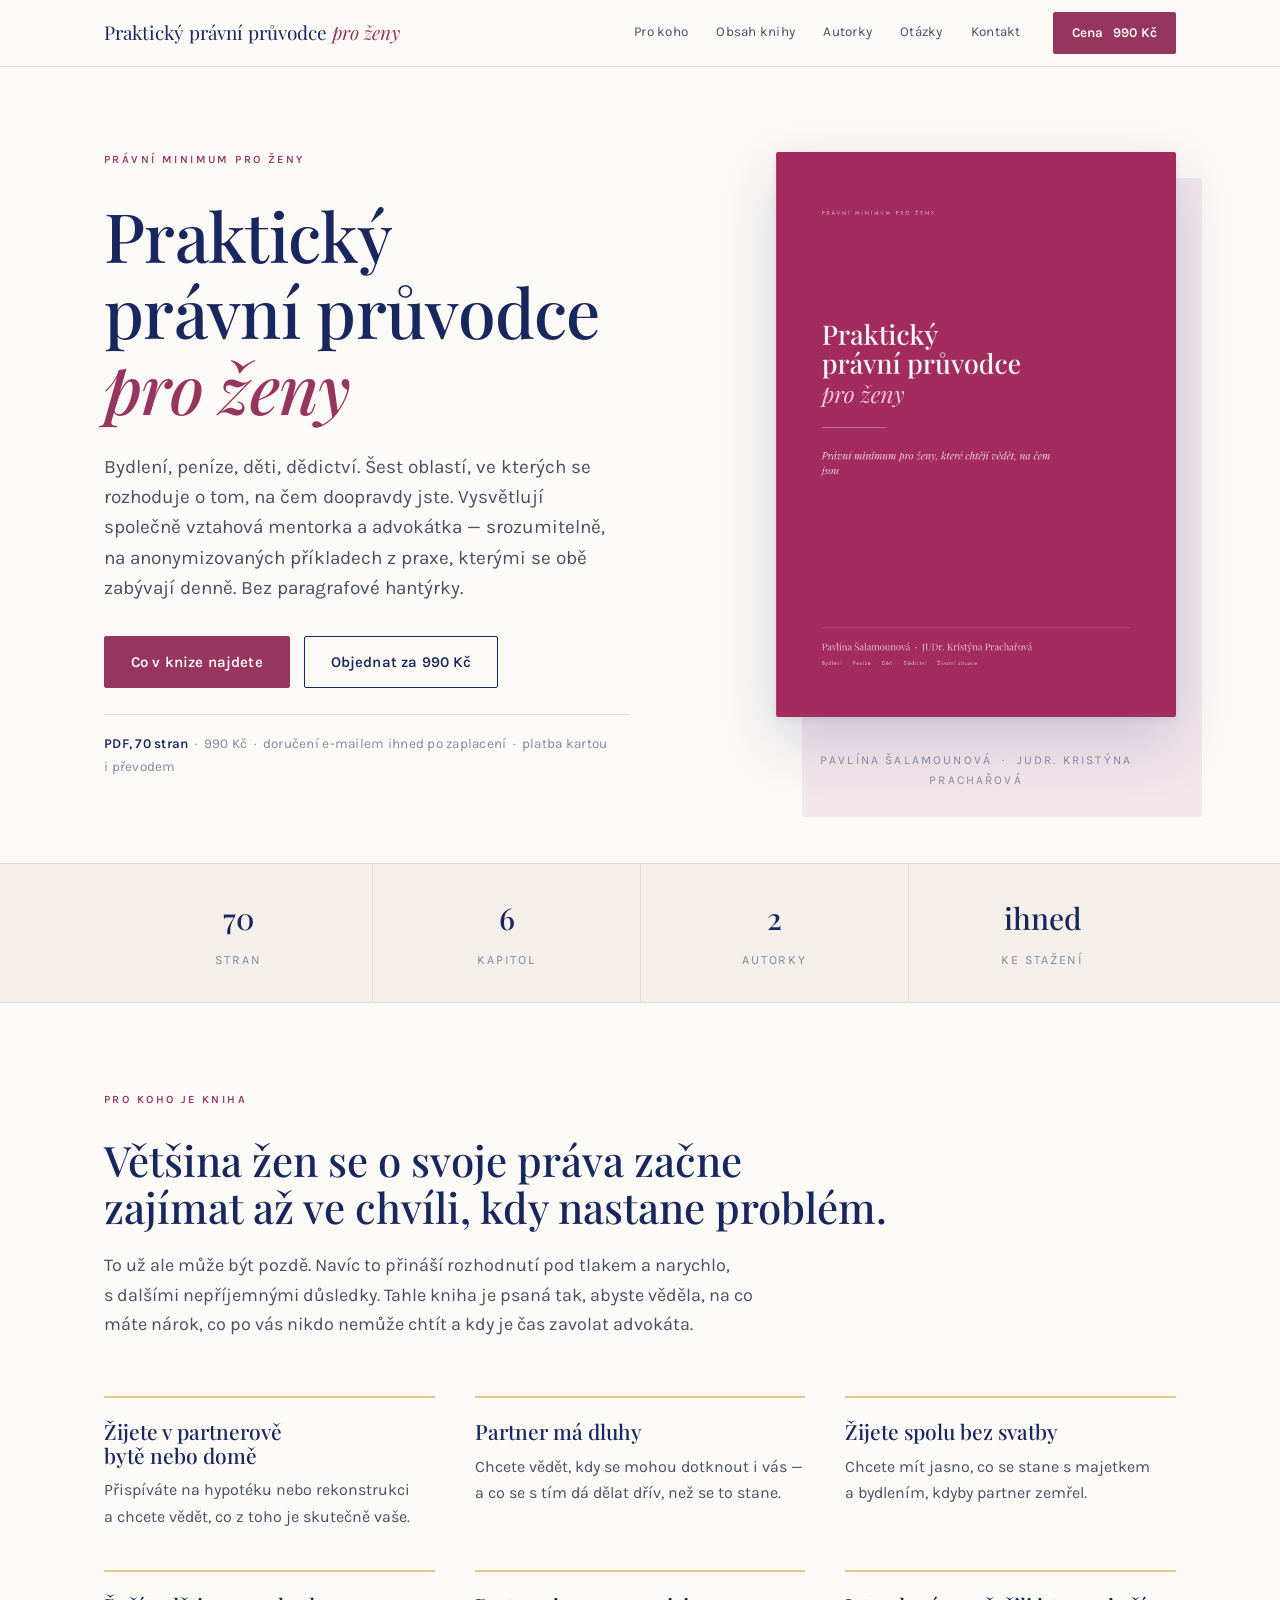
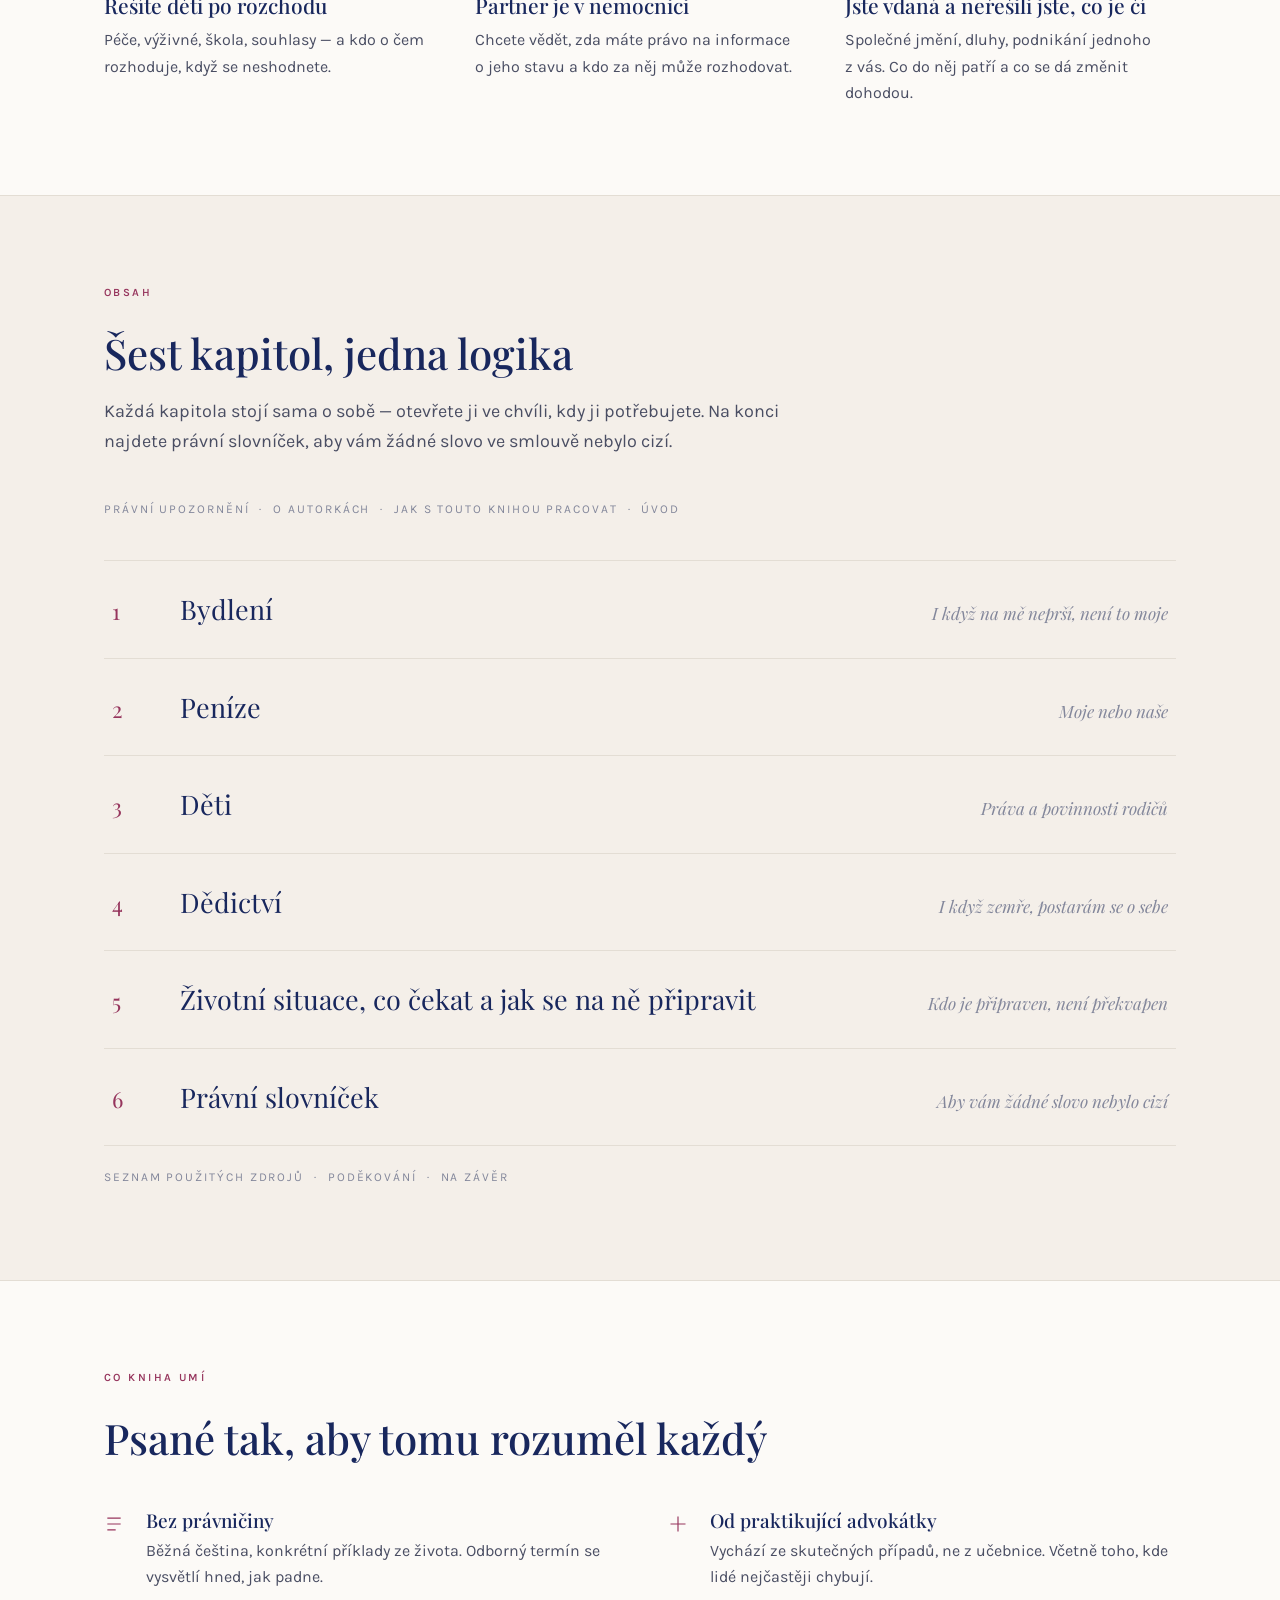
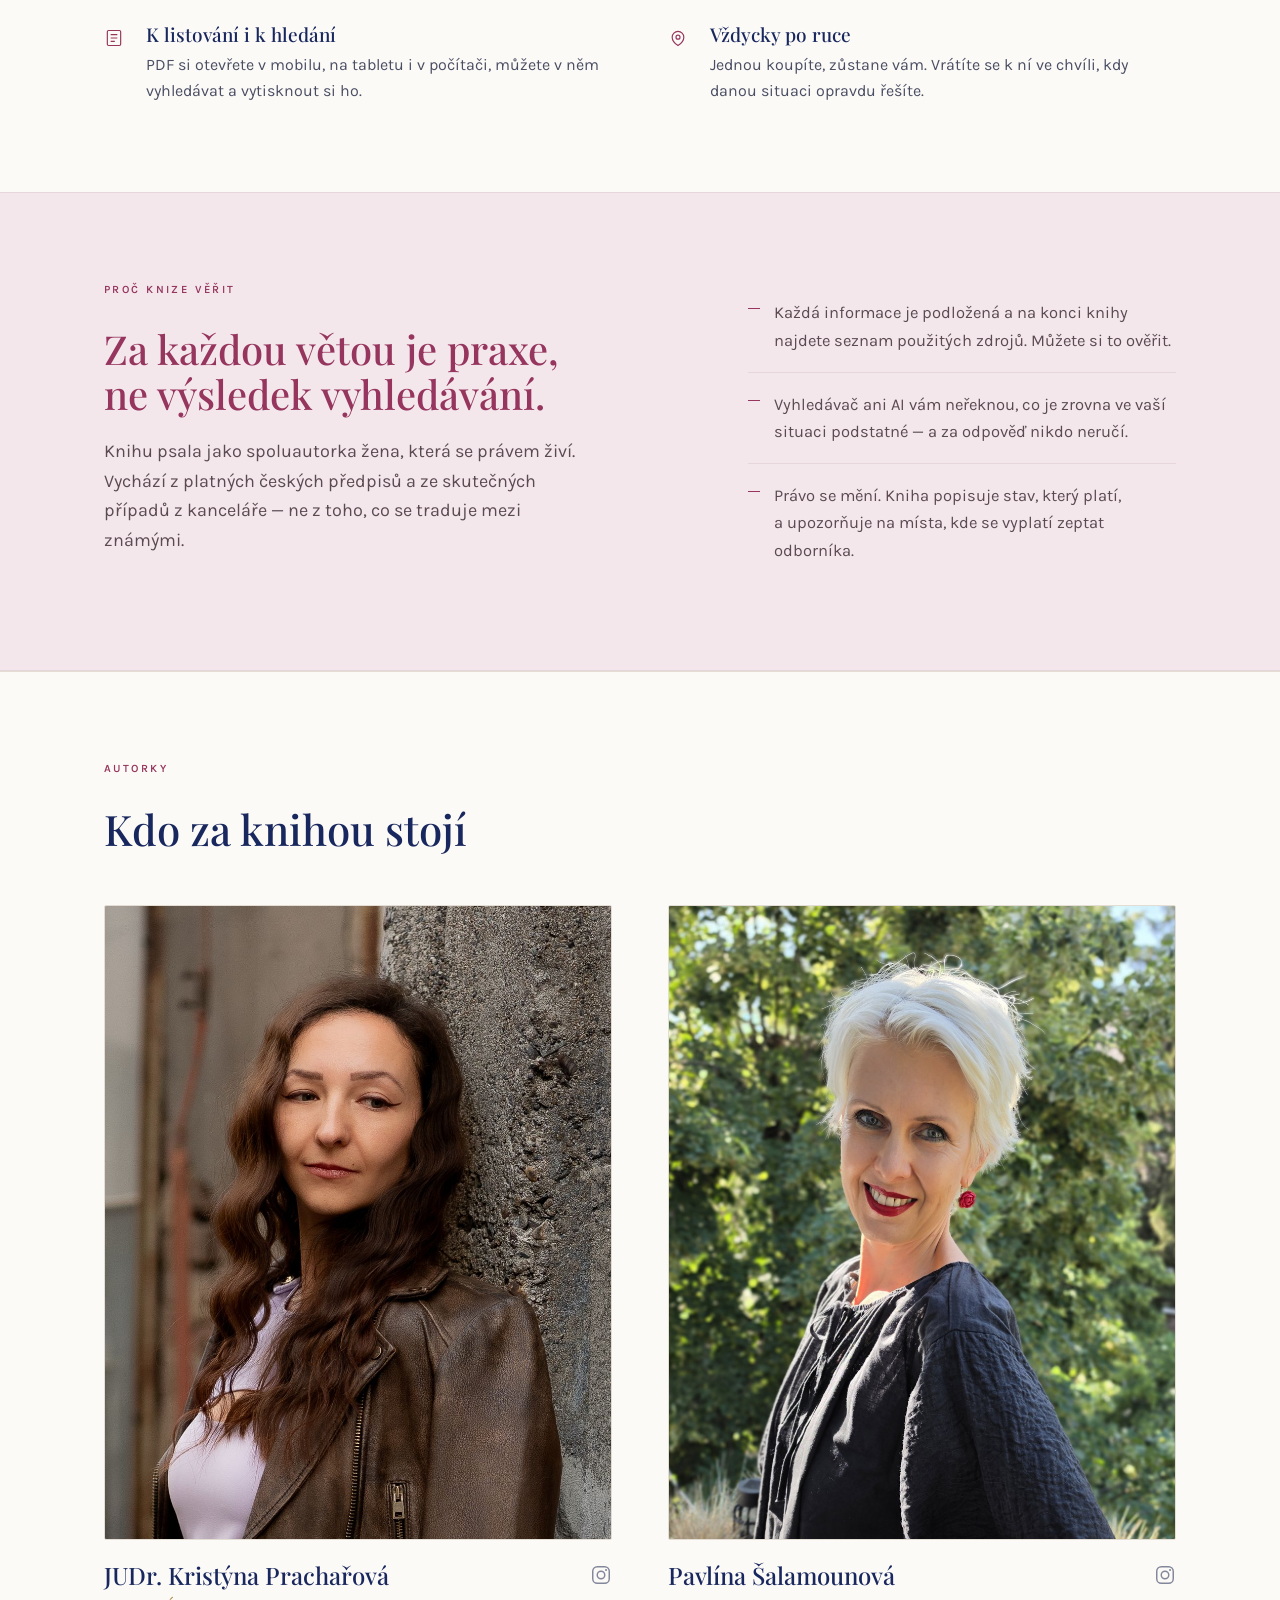
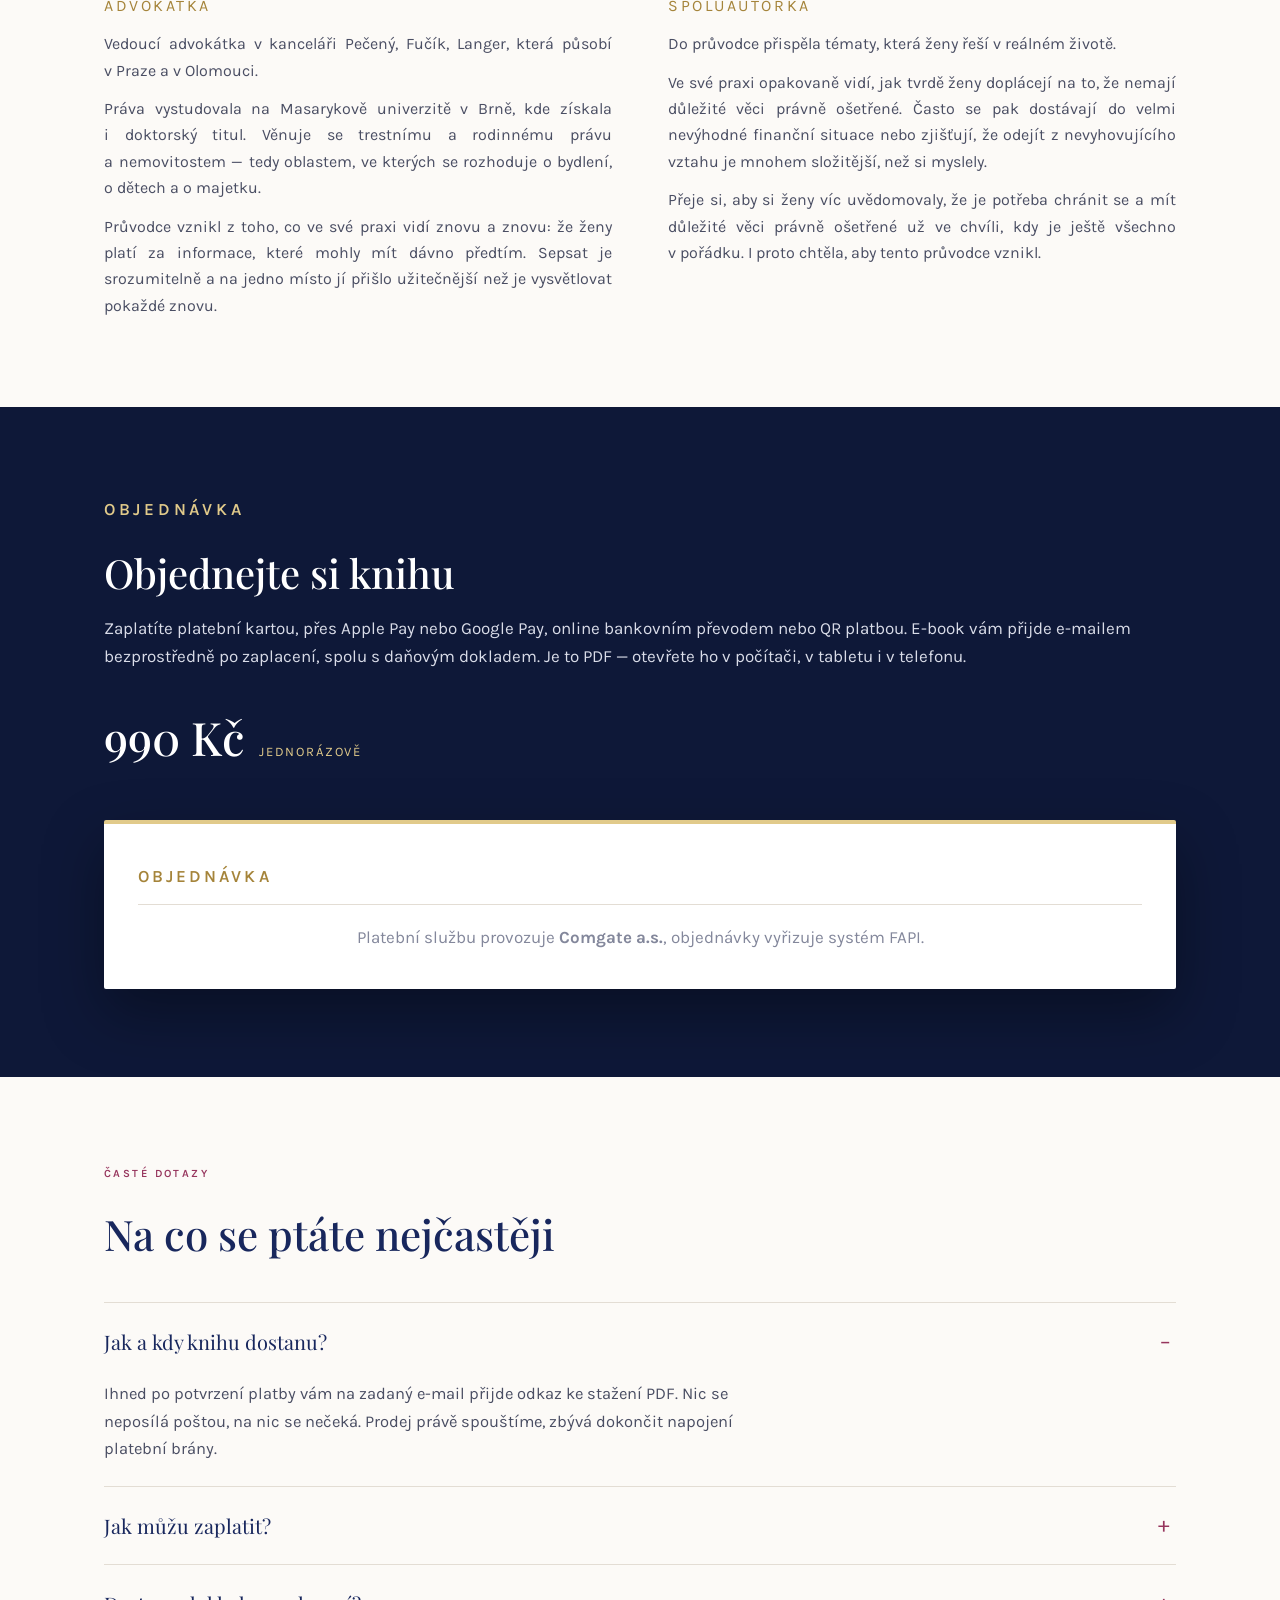
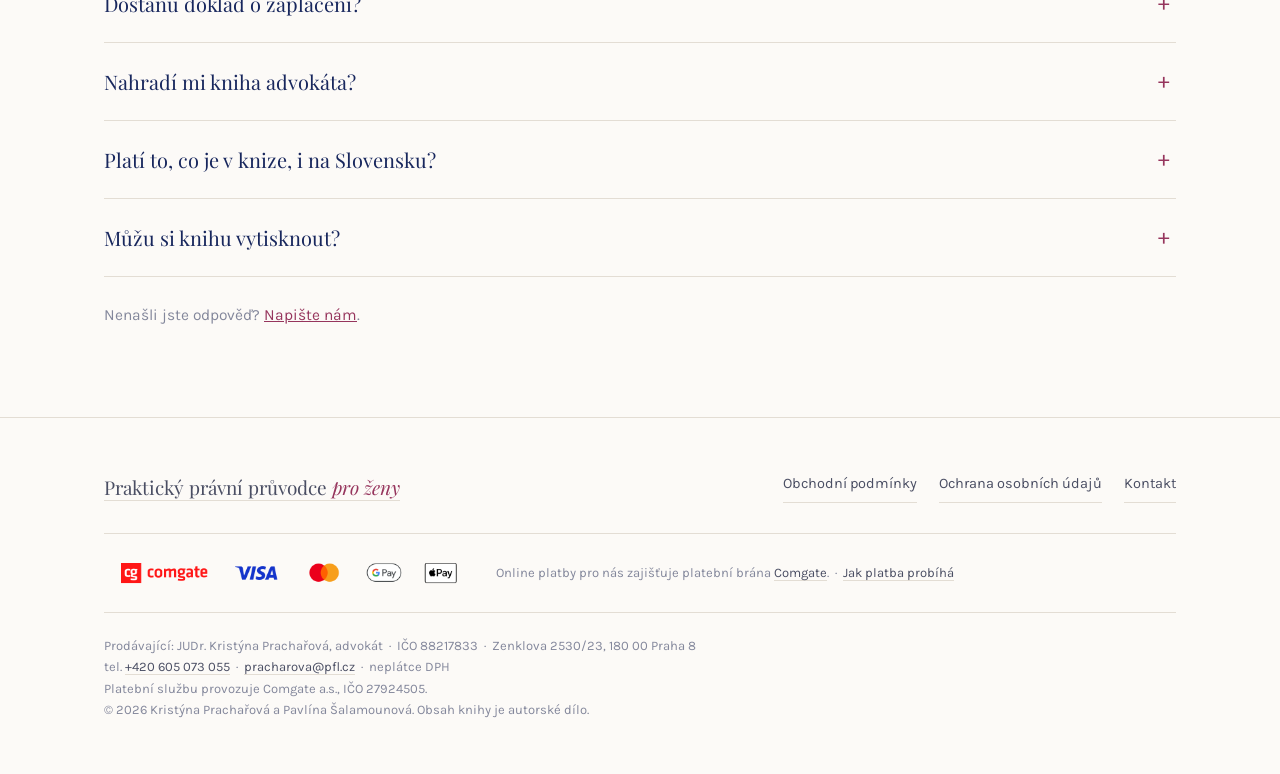
<file: index.html>
<!doctype html>
<html lang="cs">
<head>
<meta charset="utf-8">
<meta name="viewport" content="width=device-width, initial-scale=1">
<title>Praktický právní průvodce pro ženy — ebook</title>
<meta name="description" content="Právní minimum pro ženy: bydlení, peníze, děti, dědictví. Ebook v PDF, 70 stran, doručení e-mailem ihned po zaplacení.">
<meta property="og:title" content="Praktický právní průvodce pro ženy — ebook">
<meta property="og:description" content="Právní minimum pro ženy: bydlení, peníze, děti, dědictví. Ebook v PDF, 70 stran, doručení e-mailem ihned po zaplacení.">
<meta property="og:type" content="website">
<meta property="og:image" content="https://pravnipruvodceprozeny.cz/img/obalka.jpg">
<link rel="preconnect" href="https://fonts.googleapis.com">
<link rel="preconnect" href="https://fonts.gstatic.com" crossorigin>
<link rel="stylesheet" href="https://fonts.googleapis.com/css2?family=Playfair+Display:ital,wght@0,400;0,500;0,600;1,400;1,500&family=Karla:ital,wght@0,300;0,400;0,500;0,600;1,400&display=swap">
<link rel="stylesheet" href="css/styl.css">
<link rel="icon" href="/img/favicon.svg" type="image/svg+xml">
<link rel="alternate icon" href="/favicon.ico" sizes="32x32">
<link rel="apple-touch-icon" href="/img/apple-touch-icon.png">
<meta name="theme-color" content="#96355D">
</head>
<body>
<header class="nav">
  <div class="obal nav__vnitrek">
    <a class="znacka" href="#"><span class="znacka__dlouhy">Praktický právní průvodce</span><span class="znacka__kratky">Průvodce</span> <em>pro ženy</em></a>
    <nav class="nav__odkazy" id="hlavni-menu">
      <a href="#pro-koho">Pro koho</a>
      <a href="#obsah">Obsah knihy</a>
      <a href="#autorky">Autorky</a>
      <a href="#otazky">Otázky</a>
      <a href="kontakt.html">Kontakt</a>
    </nav>
    <button class="nav__burger" type="button" aria-expanded="false" aria-controls="hlavni-menu" aria-label="Otevřít menu">
      <span></span><span></span><span></span>
    </button>
    <a class="tlacitko tlacitko--maly" href="#objednavka"><span class="znacka__dlouhy">Cena </span>990 Kč</a>
  </div>
</header>
<main>
  <section class="hero">
    <div class="obal hero__mrizka">
      <div>
        <p class="zahlavi">Právní minimum pro ženy</p>
        <h1>Praktický právní průvodce <em>pro ženy</em></h1>
        <p class="hero__perex">
          Bydlení, peníze, děti, dědictví. Šest oblastí, ve kterých se rozhoduje o tom,
          na čem doopravdy jste. Vysvětlují společně vztahová mentorka a advokátka —
          srozumitelně, na anonymizovaných příkladech z praxe, kterými se obě zabývají
          denně. Bez paragrafové hantýrky.
        </p>
        <div class="hero__akce">
          <a class="tlacitko" href="#obsah">Co v knize najdete</a>
          <a class="tlacitko tlacitko--obrys" href="#objednavka">Objednat za 990 Kč</a>
        </div>
        <p class="hero__detail">
          <b>PDF, 70 stran</b> &nbsp;·&nbsp; 990 Kč &nbsp;·&nbsp; doručení e-mailem
          ihned po zaplacení &nbsp;·&nbsp; platba kartou i převodem
        </p>
      </div>

      <figure class="obalka">
        <img src="img/obalka.jpg" alt="Obálka ebooku Praktický právní průvodce pro ženy" width="900" height="1243">
        <figcaption class="obalka__popis">Pavlína Šalamounová &nbsp;·&nbsp; JUDr. Kristýna Prachařová</figcaption>
      </figure>
    </div>
  </section>

  <section class="fakta">
    <div class="obal fakta__mrizka">
      <div class="fakt"><b>70</b><span>stran</span></div>
      <div class="fakt"><b>6</b><span>kapitol</span></div>
      <div class="fakt"><b>2</b><span>autorky</span></div>
      <div class="fakt"><b>ihned</b><span>ke stažení</span></div>
    </div>
  </section>

  <section class="sekce" id="pro-koho">
    <div class="obal">
      <p class="zahlavi">Pro koho je kniha</p>
      <h2>Většina žen se o svoje práva začne zajímat až ve chvíli, kdy nastane problém.</h2>
      <p class="sekce__uvod">
        To už ale může být pozdě. Navíc to přináší rozhodnutí pod tlakem a narychlo,
        s dalšími nepříjemnými důsledky. Tahle kniha je psaná tak, abyste věděla, na co
        máte nárok, co po vás nikdo nemůže chtít a kdy je čas zavolat advokáta.
      </p>

      <div class="situace">
        <div class="situace__polozka">
          <h3>Žijete v partnerově bytě nebo domě</h3>
          <p>Přispíváte na hypotéku nebo rekonstrukci a chcete vědět, co z toho je skutečně vaše.</p>
        </div>
        <div class="situace__polozka">
          <h3>Partner má dluhy</h3>
          <p>Chcete vědět, kdy se mohou dotknout i vás — a co se s tím dá dělat dřív, než se to stane.</p>
        </div>
        <div class="situace__polozka">
          <h3>Žijete spolu bez svatby</h3>
          <p>Chcete mít jasno, co se stane s majetkem a bydlením, kdyby partner zemřel.</p>
        </div>
        <div class="situace__polozka">
          <h3>Řešíte děti po rozchodu</h3>
          <p>Péče, výživné, škola, souhlasy — a kdo o čem rozhoduje, když se neshodnete.</p>
        </div>
        <div class="situace__polozka">
          <h3>Partner je v nemocnici</h3>
          <p>Chcete vědět, zda máte právo na informace o jeho stavu a kdo za něj může rozhodovat.</p>
        </div>
        <div class="situace__polozka">
          <h3>Jste vdaná a neřešili jste, co je čí</h3>
          <p>Společné jmění, dluhy, podnikání jednoho z vás. Co do něj patří a co se dá změnit dohodou.</p>
        </div>
      </div>
    </div>
  </section>

  <section class="obsah sekce" id="obsah">
    <div class="obal">
      <p class="zahlavi">Obsah</p>
      <h2>Šest kapitol, jedna logika</h2>
      <p class="sekce__uvod">
        Každá kapitola stojí sama o sobě — otevřete ji ve chvíli, kdy ji potřebujete.
        Na konci najdete právní slovníček, aby vám žádné slovo ve smlouvě nebylo cizí.
      </p>

      <p class="obsah__matter" style="margin-top:44px">
        Právní upozornění &nbsp;·&nbsp; O autorkách &nbsp;·&nbsp; Jak s touto knihou pracovat &nbsp;·&nbsp; Úvod
      </p>

      <ol class="kapitoly">
        <li class="kapitola">
          <span class="kapitola__cislo">1</span>
          <span class="kapitola__nazev">Bydlení</span>
          <span class="kapitola__motto">I když na mě neprší, není to moje</span>
        </li>
        <li class="kapitola">
          <span class="kapitola__cislo">2</span>
          <span class="kapitola__nazev">Peníze</span>
          <span class="kapitola__motto">Moje nebo naše</span>
        </li>
        <li class="kapitola">
          <span class="kapitola__cislo">3</span>
          <span class="kapitola__nazev">Děti</span>
          <span class="kapitola__motto">Práva a povinnosti rodičů</span>
        </li>
        <li class="kapitola">
          <span class="kapitola__cislo">4</span>
          <span class="kapitola__nazev">Dědictví</span>
          <span class="kapitola__motto">I když zemře, postarám se o sebe</span>
        </li>
        <li class="kapitola">
          <span class="kapitola__cislo">5</span>
          <span class="kapitola__nazev">Životní situace, co čekat a jak se na ně připravit</span>
          <span class="kapitola__motto">Kdo je připraven, není překvapen</span>
        </li>
        <li class="kapitola">
          <span class="kapitola__cislo">6</span>
          <span class="kapitola__nazev">Právní slovníček</span>
          <span class="kapitola__motto">Aby vám žádné slovo nebylo cizí</span>
        </li>
      </ol>

      <p class="obsah__matter" style="margin-top:22px">
        Seznam použitých zdrojů &nbsp;·&nbsp; Poděkování &nbsp;·&nbsp; Na závěr
      </p>
    </div>
  </section>

  <section class="sekce">
    <div class="obal">
      <p class="zahlavi">Co kniha umí</p>
      <h2>Psané tak, aby tomu rozuměl každý</h2>

      <div class="body">
        <div class="bod">
          <svg viewBox="0 0 24 24" fill="none" stroke="currentColor" stroke-width="1.4" aria-hidden="true"><path d="M4 5h16M4 12h16M4 19h10"/></svg>
          <div>
            <h3>Bez právničiny</h3>
            <p>Běžná čeština, konkrétní příklady ze života. Odborný termín se vysvětlí hned, jak padne.</p>
          </div>
        </div>
        <div class="bod">
          <svg viewBox="0 0 24 24" fill="none" stroke="currentColor" stroke-width="1.4" aria-hidden="true"><path d="M12 3v18M3 12h18"/></svg>
          <div>
            <h3>Od praktikující advokátky</h3>
            <p>Vychází ze skutečných případů, ne z učebnice. Včetně toho, kde lidé nejčastěji chybují.</p>
          </div>
        </div>
        <div class="bod">
          <svg viewBox="0 0 24 24" fill="none" stroke="currentColor" stroke-width="1.4" aria-hidden="true"><rect x="4" y="3" width="16" height="18" rx="1.5"/><path d="M8 8h8M8 12h8M8 16h5"/></svg>
          <div>
            <h3>K listování i k hledání</h3>
            <p>PDF si otevřete v mobilu, na tabletu i v počítači, můžete v něm vyhledávat a vytisknout si ho.</p>
          </div>
        </div>
        <div class="bod">
          <svg viewBox="0 0 24 24" fill="none" stroke="currentColor" stroke-width="1.4" aria-hidden="true"><path d="M12 21s-7-4.5-7-10a7 7 0 0114 0c0 5.5-7 10-7 10z"/><circle cx="12" cy="11" r="2.4"/></svg>
          <div>
            <h3>Vždycky po ruce</h3>
            <p>Jednou koupíte, zůstane vám. Vrátíte se k ní ve chvíli, kdy danou situaci opravdu řešíte.</p>
          </div>
        </div>
      </div>
    </div>
  </section>

  <section class="tvrzeni sekce">
    <div class="obal tvrzeni__mrizka">
      <div>
        <p class="zahlavi">Proč knize věřit</p>
        <h2>Za každou větou je praxe, ne výsledek vyhledávání.</h2>
        <p class="tvrzeni__lead">
          Knihu psala jako spoluautorka žena, která se právem živí. Vychází z platných
          českých předpisů a ze skutečných případů z kanceláře — ne z toho, co se traduje
          mezi známými.
        </p>
      </div>
      <ul class="tvrzeni__seznam">
        <li>Každá informace je podložená a na konci knihy najdete seznam použitých zdrojů. Můžete si to ověřit.</li>
        <li>Vyhledávač ani AI vám neřeknou, co je zrovna ve vaší situaci podstatné — a za odpověď nikdo neručí.</li>
        <li>Právo se mění. Kniha popisuje stav, který platí, a upozorňuje na místa, kde se vyplatí zeptat odborníka.</li>
      </ul>
    </div>
  </section>

  <section class="sekce sekce--linka" id="autorky">
    <div class="obal">
      <p class="zahlavi">Autorky</p>
      <h2>Kdo za knihou stojí</h2>

      <div class="autorky">
        <div class="autorka">
          <div class="autorka__portret">
            <img src="img/portret_1.jpg" alt="JUDr. Kristýna Prachařová" onerror="this.remove()">
          </div>
          <div class="autorka__radek">
            <h3>JUDr. Kristýna Prachařová</h3>
            <a class="autorka__odkaz" href="https://www.instagram.com/kristyna_pracharova_advokat/" target="_blank" rel="noopener" aria-label="Instagram — Kristýna Prachařová" title="Instagram"><svg width="22" height="22" viewBox="0 0 24 24" fill="none" stroke="currentColor" stroke-width="1.6" aria-hidden="true"><rect x="3" y="3" width="18" height="18" rx="5"/><circle cx="12" cy="12" r="4.1"/><circle cx="17.5" cy="6.5" r="1.15" fill="currentColor" stroke="none"/></svg></a>
          </div>
          <p class="autorka__role">Advokátka</p>
          <p>
            Vedoucí advokátka v kanceláři Pečený, Fučík, Langer, která působí
            v Praze a v Olomouci.
          </p>
          <p>
            Práva vystudovala na Masarykově univerzitě v Brně, kde získala i doktorský
            titul. Věnuje se trestnímu a rodinnému právu a nemovitostem — tedy oblastem,
            ve kterých se rozhoduje o bydlení, o dětech a o majetku.
          </p>
          <p>
            Průvodce vznikl z toho, co ve své praxi vidí znovu a znovu: že ženy platí
            za informace, které mohly mít dávno předtím. Sepsat je srozumitelně a na
            jedno místo jí přišlo užitečnější než je vysvětlovat pokaždé znovu.
          </p>

        </div>
        <div class="autorka">
          <div class="autorka__portret">
            <img src="img/portret_2.jpg" alt="Pavlína Šalamounová" onerror="this.remove()">
          </div>
          <div class="autorka__radek">
            <h3>Pavlína Šalamounová</h3>
            <a class="autorka__odkaz" href="https://www.instagram.com/nebud_hodna_holka/" target="_blank" rel="noopener" aria-label="Instagram — Pavlína Šalamounová" title="Instagram"><svg width="22" height="22" viewBox="0 0 24 24" fill="none" stroke="currentColor" stroke-width="1.6" aria-hidden="true"><rect x="3" y="3" width="18" height="18" rx="5"/><circle cx="12" cy="12" r="4.1"/><circle cx="17.5" cy="6.5" r="1.15" fill="currentColor" stroke="none"/></svg></a>
          </div>
          <p class="autorka__role">Spoluautorka</p>
          <p>
            Do průvodce přispěla tématy, která ženy řeší v reálném životě.
          </p>
          <p>
            Ve své praxi opakovaně vidí, jak tvrdě ženy doplácejí na to, že nemají
            důležité věci právně ošetřené. Často se pak dostávají do velmi nevýhodné
            finanční situace nebo zjišťují, že odejít z nevyhovujícího vztahu je mnohem
            složitější, než si myslely.
          </p>
          <p>
            Přeje si, aby si ženy víc uvědomovaly, že je potřeba chránit se a mít
            důležité věci právně ošetřené už ve chvíli, kdy je ještě všechno v pořádku.
            I proto chtěla, aby tento průvodce vznikl.
          </p>

        </div>
      </div>
    </div>
  </section>

  <section class="objednavka" id="objednavka">
    <div class="obal objednavka__mrizka">
      <div class="objednavka__text">
        <p class="zahlavi zahlavi--svetle">Objednávka</p>
        <h2>Objednejte si knihu</h2>
        <p>
          Zaplatíte platební kartou, přes Apple&nbsp;Pay nebo Google&nbsp;Pay, online
          bankovním převodem nebo QR platbou. E-book vám přijde e-mailem bezprostředně
          po zaplacení, spolu s daňovým dokladem. Je to PDF — otevřete ho v počítači,
          v tabletu i v telefonu.
        </p>
        <div class="cena"><b>990 Kč</b><span>jednorázově</span></div>
      </div>

      <div class="formular">
        <p class="formular__nadpis">Objednávka</p>
        <div class="formular__fapi">
          <script type="text/javascript" src="https://form.fapi.cz/script.php?id=9919081a-3634-4a35-a37d-e8bdef95f651"></script>
        </div>
        <p class="formular__pod">Platební službu provozuje <strong>Comgate a.s.</strong>, objednávky vyřizuje systém FAPI.</p>
      </div>
    </div>
  </section>

  <section class="sekce" id="otazky">
    <div class="obal">
      <p class="zahlavi">Časté dotazy</p>
      <h2>Na co se ptáte nejčastěji</h2>

      <div class="otazky">
        <details open>
          <summary>Jak a kdy knihu dostanu?</summary>
          <p>Ihned po potvrzení platby vám na zadaný e-mail přijde odkaz ke stažení PDF. Nic se neposílá poštou, na nic se nečeká. Prodej právě spouštíme, zbývá dokončit napojení platební brány.</p>
        </details>
        <details>
          <summary>Jak můžu zaplatit?</summary>
          <p>Platební kartou nebo okamžitým bankovním převodem přes platební bránu. Platbu zpracovává Comgate, my se k údajům o vaší kartě nedostaneme.</p>
        </details>
        <details>
          <summary>Dostanu doklad o zaplacení?</summary>
          <p>Ano, doklad vám vystavíme a pošleme na stejný e-mail. Kdyby vám nedorazil nebo potřebovali jiné fakturační údaje, napište nám.</p>
        </details>
        <details>
          <summary>Nahradí mi kniha advokáta?</summary>
          <p>Ne. Kniha vám dá orientaci, slovník a jistotu, na co se ptát. Konkrétní spor nebo smlouvu ale vždycky posuzuje advokát podle vaší situace.</p>
        </details>
        <details>
          <summary>Platí to, co je v knize, i na Slovensku?</summary>
          <p>Kniha vychází z českého práva. Pro jiný stát platí jiná pravidla, i když mohou být podobná.</p>
        </details>
        <details>
          <summary>Můžu si knihu vytisknout?</summary>
          <p>Ano, pro vlastní potřebu. Kniha je autorské dílo — nesmí se dál šířit ani přeprodávat.</p>
        </details>
      </div>

      <p class="otazky__pod">
        Nenašli jste odpověď? <a href="kontakt.html">Napište nám</a>.
      </p>
    </div>
  </section>
</main>



<script>
(function(){
  var burger = document.querySelector('.nav__burger');
  var menu = document.getElementById('hlavni-menu');
  if(burger && menu){
    var prepnout = function(otevrit){
      menu.classList.toggle('je-otevrene', otevrit);
      burger.classList.toggle('je-otevrene', otevrit);
      burger.setAttribute('aria-expanded', otevrit ? 'true' : 'false');
      burger.setAttribute('aria-label', otevrit ? 'Zavřít menu' : 'Otevřít menu');
    };
    burger.addEventListener('click', function(){
      prepnout(!menu.classList.contains('je-otevrene'));
    });
    menu.addEventListener('click', function(e){
      if(e.target.tagName === 'A'){ prepnout(false); }
    });
    document.addEventListener('keydown', function(e){
      if(e.key === 'Escape'){ prepnout(false); }
    });
  }
})();

(function(){
  var prvky = document.querySelectorAll('.sekce, .fakta, .objednavka');
  if(!('IntersectionObserver' in window)){ return; }
  prvky.forEach(function(p){ p.classList.add('odhal'); });
  var io = new IntersectionObserver(function(zaznamy){
    zaznamy.forEach(function(z){
      if(z.isIntersecting){ z.target.classList.add('videt'); io.unobserve(z.target); }
    });
  }, { rootMargin: '0px 0px -8% 0px', threshold: .06 });
  prvky.forEach(function(p){ io.observe(p); });
})();
</script>

<script type="application/ld+json">
{
  "@context": "https://schema.org",
  "@type": "Book",
  "name": "Praktický právní průvodce pro ženy",
  "alternateName": "Právní minimum pro ženy",
  "description": "Právní minimum pro ženy: bydlení, peníze, děti, dědictví, životní situace a právní slovníček. Ebook v PDF, 70 stran.",
  "author": [
    { "@type": "Person", "name": "JUDr. Kristýna Prachařová" },
    { "@type": "Person", "name": "Pavlína Šalamounová" }
  ],
  "bookFormat": "https://schema.org/EBook",
  "inLanguage": "cs",
  "numberOfPages": 70,
  "image": "https://pravnipruvodceprozeny.cz/img/obalka.jpg",
  "url": "https://pravnipruvodceprozeny.cz/",
  "offers": {
    "@type": "Offer",
    "price": "990",
    "priceCurrency": "CZK",
    "availability": "https://schema.org/PreOrder",
    "url": "https://pravnipruvodceprozeny.cz/#objednavka",
    "seller": { "@type": "Organization", "name": "JUDr. Kristýna Prachařová, advokát" }
  }
}
</script>
<footer class="paticka">
  <div class="obal">
    <div class="paticka__mrizka">
      <div>
        <a class="znacka" href="#">Praktický právní průvodce <em>pro ženy</em></a>
      </div>
      <nav class="paticka__odkazy">
        <a href="obchodni-podminky.html">Obchodní podmínky</a>
        <a href="ochrana-osobnich-udaju.html">Ochrana osobních údajů</a>
        <a href="kontakt.html">Kontakt</a>
      </nav>
    </div>
    <div class="paticka__platby">
      <img src="img/platebni-metody.png" alt="Přijímáme platební karty Visa a Mastercard, Apple Pay, Google Pay a bankovní převody" width="560" height="42" loading="lazy">
      <p>
        Online platby pro nás zajišťuje platební brána
        <a href="https://www.comgate.eu" target="_blank" rel="noopener">Comgate</a>.
        &nbsp;·&nbsp; <a href="kontakt.html#platba">Jak platba probíhá</a>
      </p>
    </div>
    <p class="paticka__copy">
      Prodávající: JUDr. Kristýna Prachařová, advokát &nbsp;·&nbsp; IČO 88217833
      &nbsp;·&nbsp; Zenklova 2530/23, 180 00 Praha 8<br>
      tel. <a href="tel:+420605073055">+420 605 073 055</a> &nbsp;·&nbsp; <a href="mailto:pracharova@pfl.cz">pracharova@pfl.cz</a> &nbsp;·&nbsp; neplátce DPH<br>
      Platební službu provozuje Comgate a.s., IČO 27924505.<br>
      © 2026 Kristýna Prachařová a Pavlína Šalamounová. Obsah knihy je autorské dílo.
    </p>
  </div>
</footer>
</body>
</html>
</file>
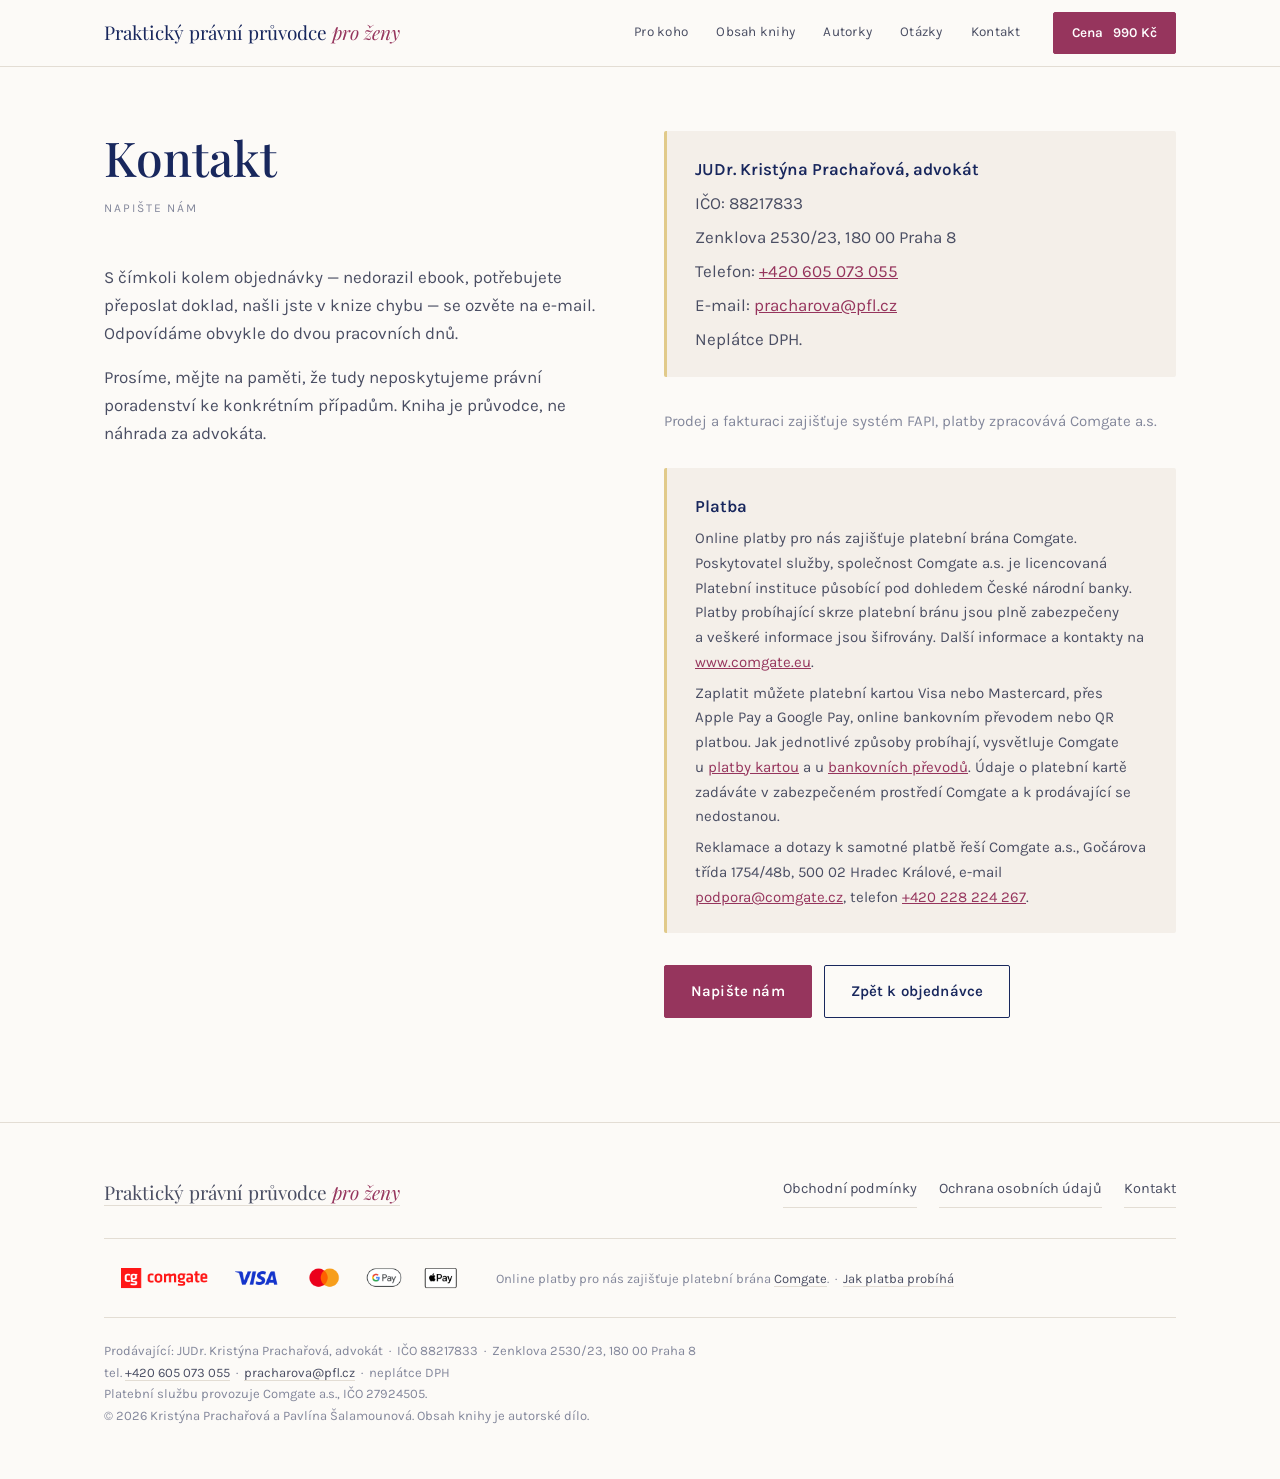
<file: kontakt.html>
<!doctype html>
<html lang="cs">
<head>
<meta charset="utf-8">
<meta name="viewport" content="width=device-width, initial-scale=1">
<title>Kontakt — Praktický právní průvodce pro ženy</title>
<meta name="description" content="Kontakt na prodávající JUDr. Kristýnu Prachařovou.">
<meta property="og:title" content="Kontakt — Praktický právní průvodce pro ženy">
<meta property="og:description" content="Kontakt na prodávající JUDr. Kristýnu Prachařovou.">
<meta property="og:type" content="website">
<meta property="og:image" content="https://pravnipruvodceprozeny.cz/img/obalka.jpg">
<link rel="preconnect" href="https://fonts.googleapis.com">
<link rel="preconnect" href="https://fonts.gstatic.com" crossorigin>
<link rel="stylesheet" href="https://fonts.googleapis.com/css2?family=Playfair+Display:ital,wght@0,400;0,500;0,600;1,400;1,500&family=Karla:ital,wght@0,300;0,400;0,500;0,600;1,400&display=swap">
<link rel="stylesheet" href="css/styl.css">
<link rel="icon" href="/img/favicon.svg" type="image/svg+xml">
<link rel="alternate icon" href="/favicon.ico" sizes="32x32">
<link rel="apple-touch-icon" href="/img/apple-touch-icon.png">
<meta name="theme-color" content="#96355D">
</head>
<body>
<header class="nav">
  <div class="obal nav__vnitrek">
    <a class="znacka" href="index.html"><span class="znacka__dlouhy">Praktický právní průvodce</span><span class="znacka__kratky">Průvodce</span> <em>pro ženy</em></a>
    <nav class="nav__odkazy" id="hlavni-menu">
      <a href="index.html#pro-koho">Pro koho</a>
      <a href="index.html#obsah">Obsah knihy</a>
      <a href="index.html#autorky">Autorky</a>
      <a href="index.html#otazky">Otázky</a>
      <a href="kontakt.html">Kontakt</a>
    </nav>
    <button class="nav__burger" type="button" aria-expanded="false" aria-controls="hlavni-menu" aria-label="Otevřít menu">
      <span></span><span></span><span></span>
    </button>
    <a class="tlacitko tlacitko--maly" href="index.html#objednavka"><span class="znacka__dlouhy">Cena </span>990 Kč</a>
  </div>
</header>
<main class="stranka-text">
<div class="obal">
  <div class="kontakt-mrizka">
    <div class="proza">
      <h1>Kontakt</h1>
      <p class="datum">Napište nám</p>
      <p>
        S čímkoli kolem objednávky — nedorazil ebook, potřebujete přeposlat doklad,
        našli jste v knize chybu — se ozvěte na e-mail. Odpovídáme obvykle do dvou
        pracovních dnů.
      </p>
      <p>
        Prosíme, mějte na paměti, že tudy neposkytujeme právní poradenství ke konkrétním
        případům. Kniha je průvodce, ne náhrada za advokáta.
      </p>
    </div>

    <div class="proza">
      <div class="udaje">
        <p><strong>JUDr. Kristýna Prachařová, advokát</strong></p>
        <p>IČO: 88217833</p>
        <p>Zenklova 2530/23, 180 00 Praha 8</p>
        <p>Telefon: <a href="tel:+420605073055">+420 605 073 055</a></p>
        <p>E-mail: <a href="mailto:pracharova@pfl.cz">pracharova@pfl.cz</a></p>
        <p>Neplátce DPH.</p>
      </div>
      <p style="font-size:15px; color:var(--text-slaby)">
        Prodej a fakturaci zajišťuje systém FAPI, platby zpracovává Comgate a.s.
      </p>
      <div class="udaje" id="platba" style="margin-top:34px">
        <p><strong>Platba</strong></p>
        <p style="font-size:15px">
          Online platby pro nás zajišťuje platební brána Comgate. Poskytovatel služby,
          společnost Comgate a.s. je licencovaná Platební instituce působící pod dohledem
          České národní banky. Platby probíhající skrze platební bránu jsou plně zabezpečeny
          a veškeré informace jsou šifrovány. Další informace a kontakty na
          <a href="https://www.comgate.eu" target="_blank" rel="noopener">www.comgate.eu</a>.
        </p>
        <p style="font-size:15px">
          Zaplatit můžete platební kartou Visa nebo Mastercard, přes Apple&nbsp;Pay a Google&nbsp;Pay,
          online bankovním převodem nebo QR platbou. Jak jednotlivé způsoby probíhají, vysvětluje
          Comgate u <a href="https://help.comgate.eu/v1/docs/cs/platby-kartou" target="_blank" rel="noopener">platby kartou</a>
          a u <a href="https://help.comgate.eu/docs/bankovni-prevody" target="_blank" rel="noopener">bankovních převodů</a>.
          Údaje o platební kartě zadáváte v zabezpečeném prostředí Comgate a k prodávající se nedostanou.
        </p>
        <p style="font-size:15px">
          Reklamace a dotazy k samotné platbě řeší Comgate a.s., Gočárova třída 1754/48b,
          500 02 Hradec Králové, e-mail <a href="mailto:podpora@comgate.cz">podpora@comgate.cz</a>,
          telefon <a href="tel:+420228224267">+420 228 224 267</a>.
        </p>
      </div>

      <p style="display:flex; gap:12px; flex-wrap:wrap">
        <a class="tlacitko" href="mailto:pracharova@pfl.cz?subject=Dotaz%20k%20ebooku%20Pr%C3%A1vn%C3%AD%20pr%C5%AFvodce%20pro%20%C5%BEeny">Napište nám</a>
        <a class="tlacitko tlacitko--obrys" href="index.html#objednavka">Zpět k objednávce</a>
      </p>
    </div>
  </div>
</div>

</main>
<script>
(function(){
  var burger = document.querySelector('.nav__burger');
  var menu = document.getElementById('hlavni-menu');
  if(burger && menu){
    var prepnout = function(otevrit){
      menu.classList.toggle('je-otevrene', otevrit);
      burger.classList.toggle('je-otevrene', otevrit);
      burger.setAttribute('aria-expanded', otevrit ? 'true' : 'false');
      burger.setAttribute('aria-label', otevrit ? 'Zavřít menu' : 'Otevřít menu');
    };
    burger.addEventListener('click', function(){
      prepnout(!menu.classList.contains('je-otevrene'));
    });
    menu.addEventListener('click', function(e){
      if(e.target.tagName === 'A'){ prepnout(false); }
    });
    document.addEventListener('keydown', function(e){
      if(e.key === 'Escape'){ prepnout(false); }
    });
  }
})();

(function(){
  var prvky = document.querySelectorAll('.sekce, .fakta, .objednavka');
  if(!('IntersectionObserver' in window)){ return; }
  prvky.forEach(function(p){ p.classList.add('odhal'); });
  var io = new IntersectionObserver(function(zaznamy){
    zaznamy.forEach(function(z){
      if(z.isIntersecting){ z.target.classList.add('videt'); io.unobserve(z.target); }
    });
  }, { rootMargin: '0px 0px -8% 0px', threshold: .06 });
  prvky.forEach(function(p){ io.observe(p); });
})();
</script>
<footer class="paticka">
  <div class="obal">
    <div class="paticka__mrizka">
      <div>
        <a class="znacka" href="index.html">Praktický právní průvodce <em>pro ženy</em></a>
      </div>
      <nav class="paticka__odkazy">
        <a href="obchodni-podminky.html">Obchodní podmínky</a>
        <a href="ochrana-osobnich-udaju.html">Ochrana osobních údajů</a>
        <a href="kontakt.html">Kontakt</a>
      </nav>
    </div>
    <div class="paticka__platby">
      <img src="img/platebni-metody.png" alt="Přijímáme platební karty Visa a Mastercard, Apple Pay, Google Pay a bankovní převody" width="560" height="42" loading="lazy">
      <p>
        Online platby pro nás zajišťuje platební brána
        <a href="https://www.comgate.eu" target="_blank" rel="noopener">Comgate</a>.
        &nbsp;·&nbsp; <a href="kontakt.html#platba">Jak platba probíhá</a>
      </p>
    </div>
    <p class="paticka__copy">
      Prodávající: JUDr. Kristýna Prachařová, advokát &nbsp;·&nbsp; IČO 88217833
      &nbsp;·&nbsp; Zenklova 2530/23, 180 00 Praha 8<br>
      tel. <a href="tel:+420605073055">+420 605 073 055</a> &nbsp;·&nbsp; <a href="mailto:pracharova@pfl.cz">pracharova@pfl.cz</a> &nbsp;·&nbsp; neplátce DPH<br>
      Platební službu provozuje Comgate a.s., IČO 27924505.<br>
      © 2026 Kristýna Prachařová a Pavlína Šalamounová. Obsah knihy je autorské dílo.
    </p>
  </div>
</footer>
</body>
</html>
</file>
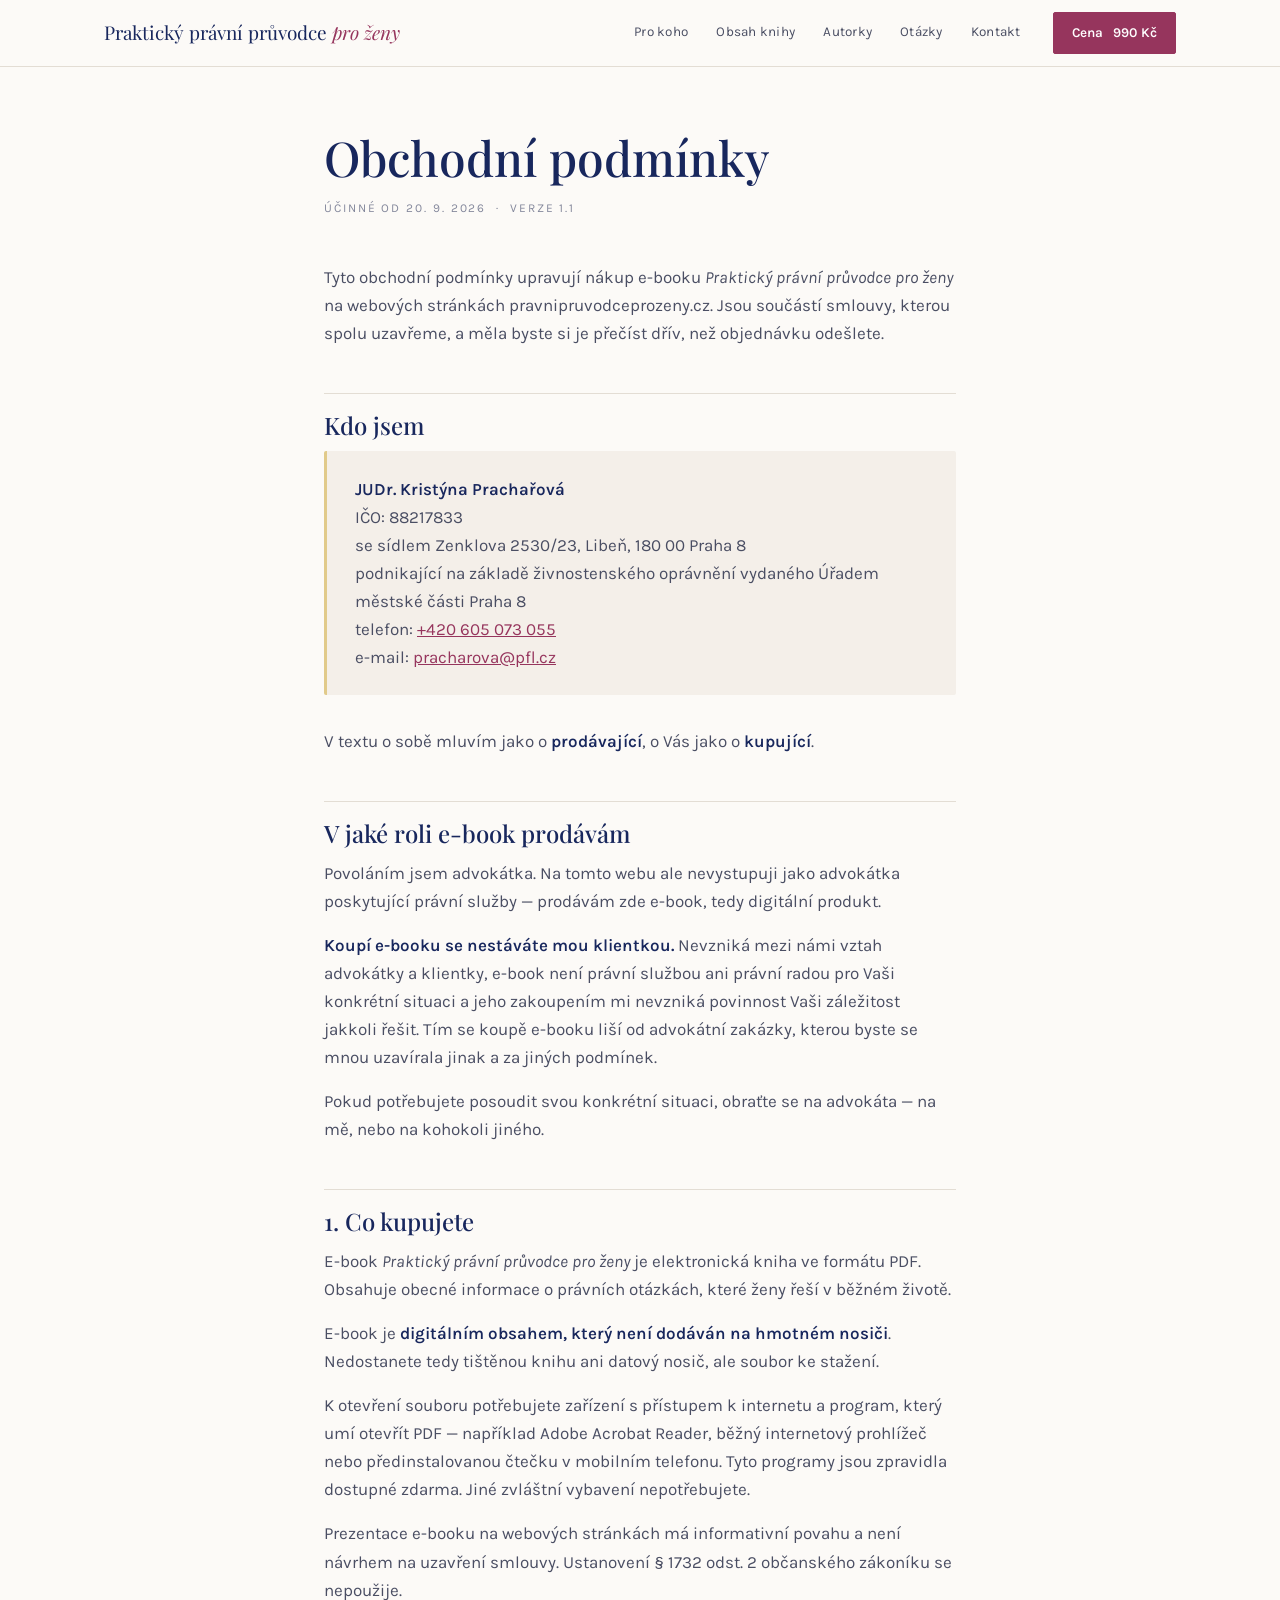
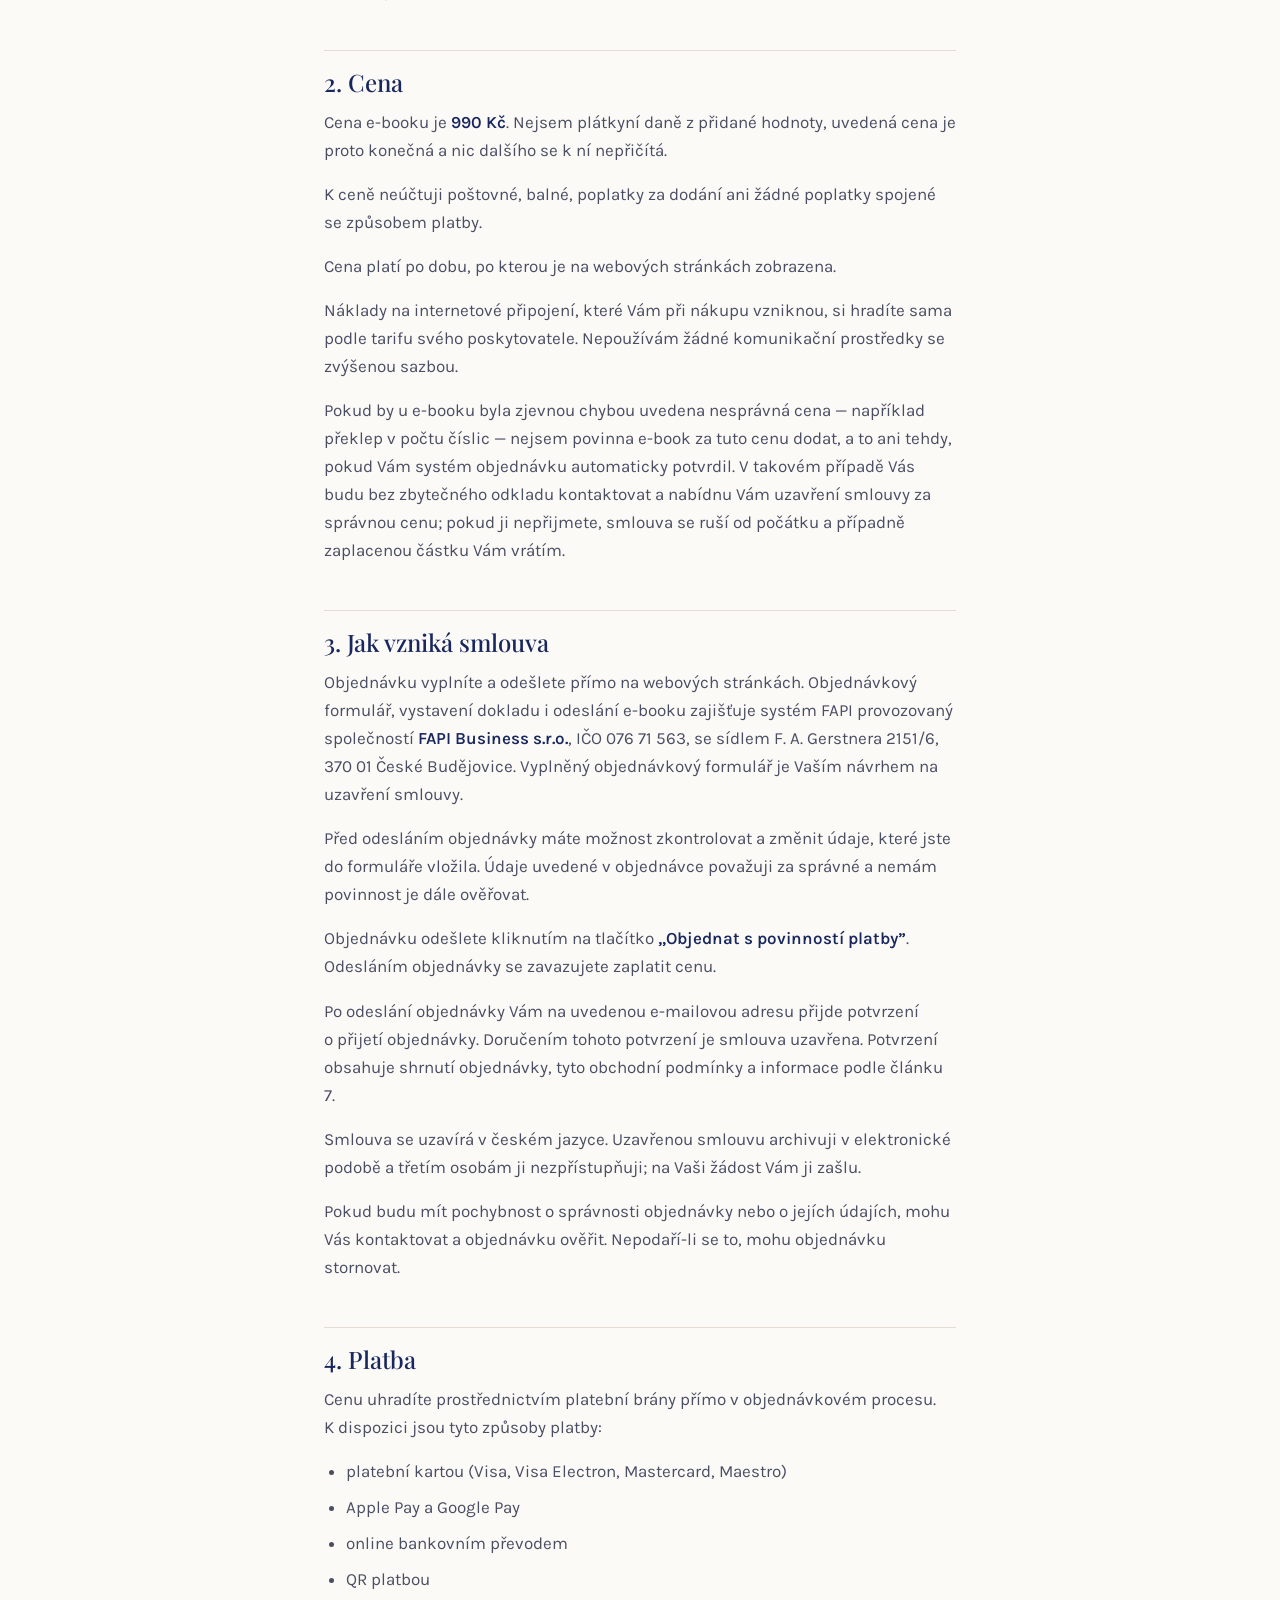
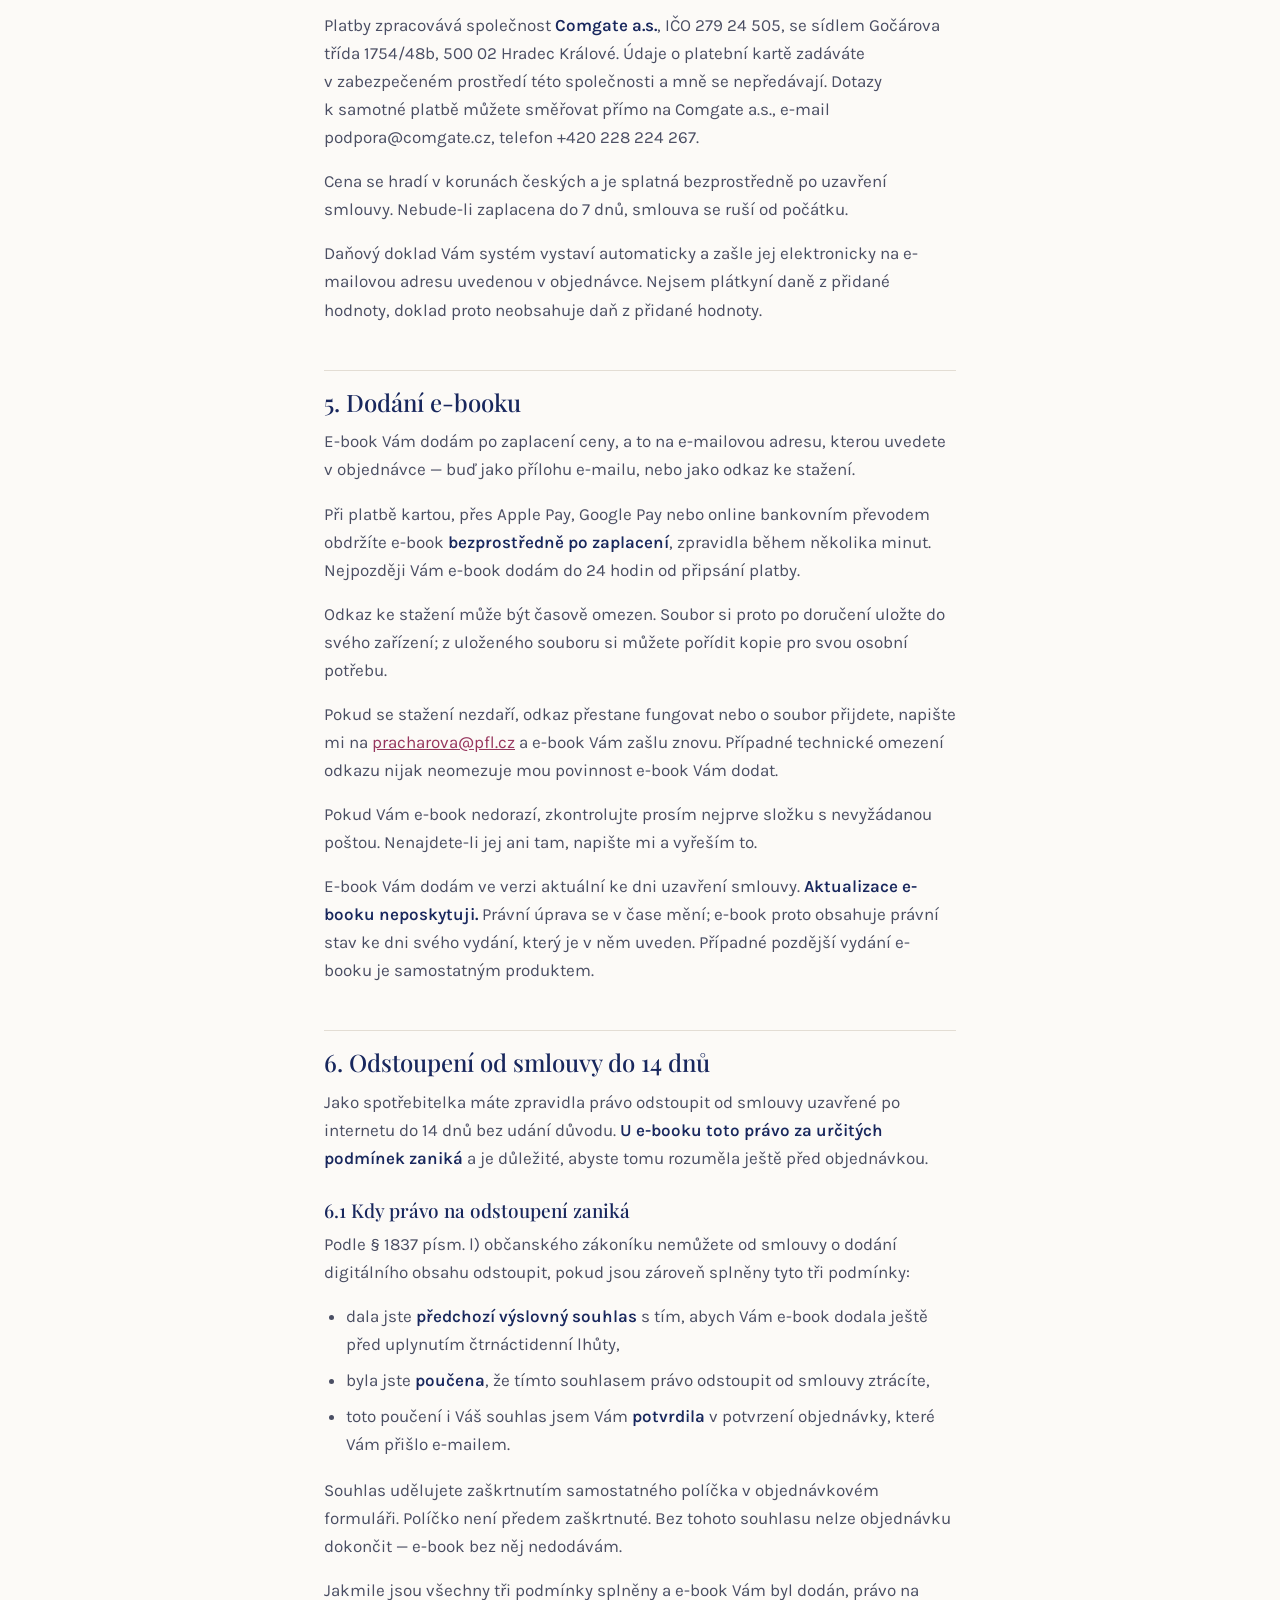
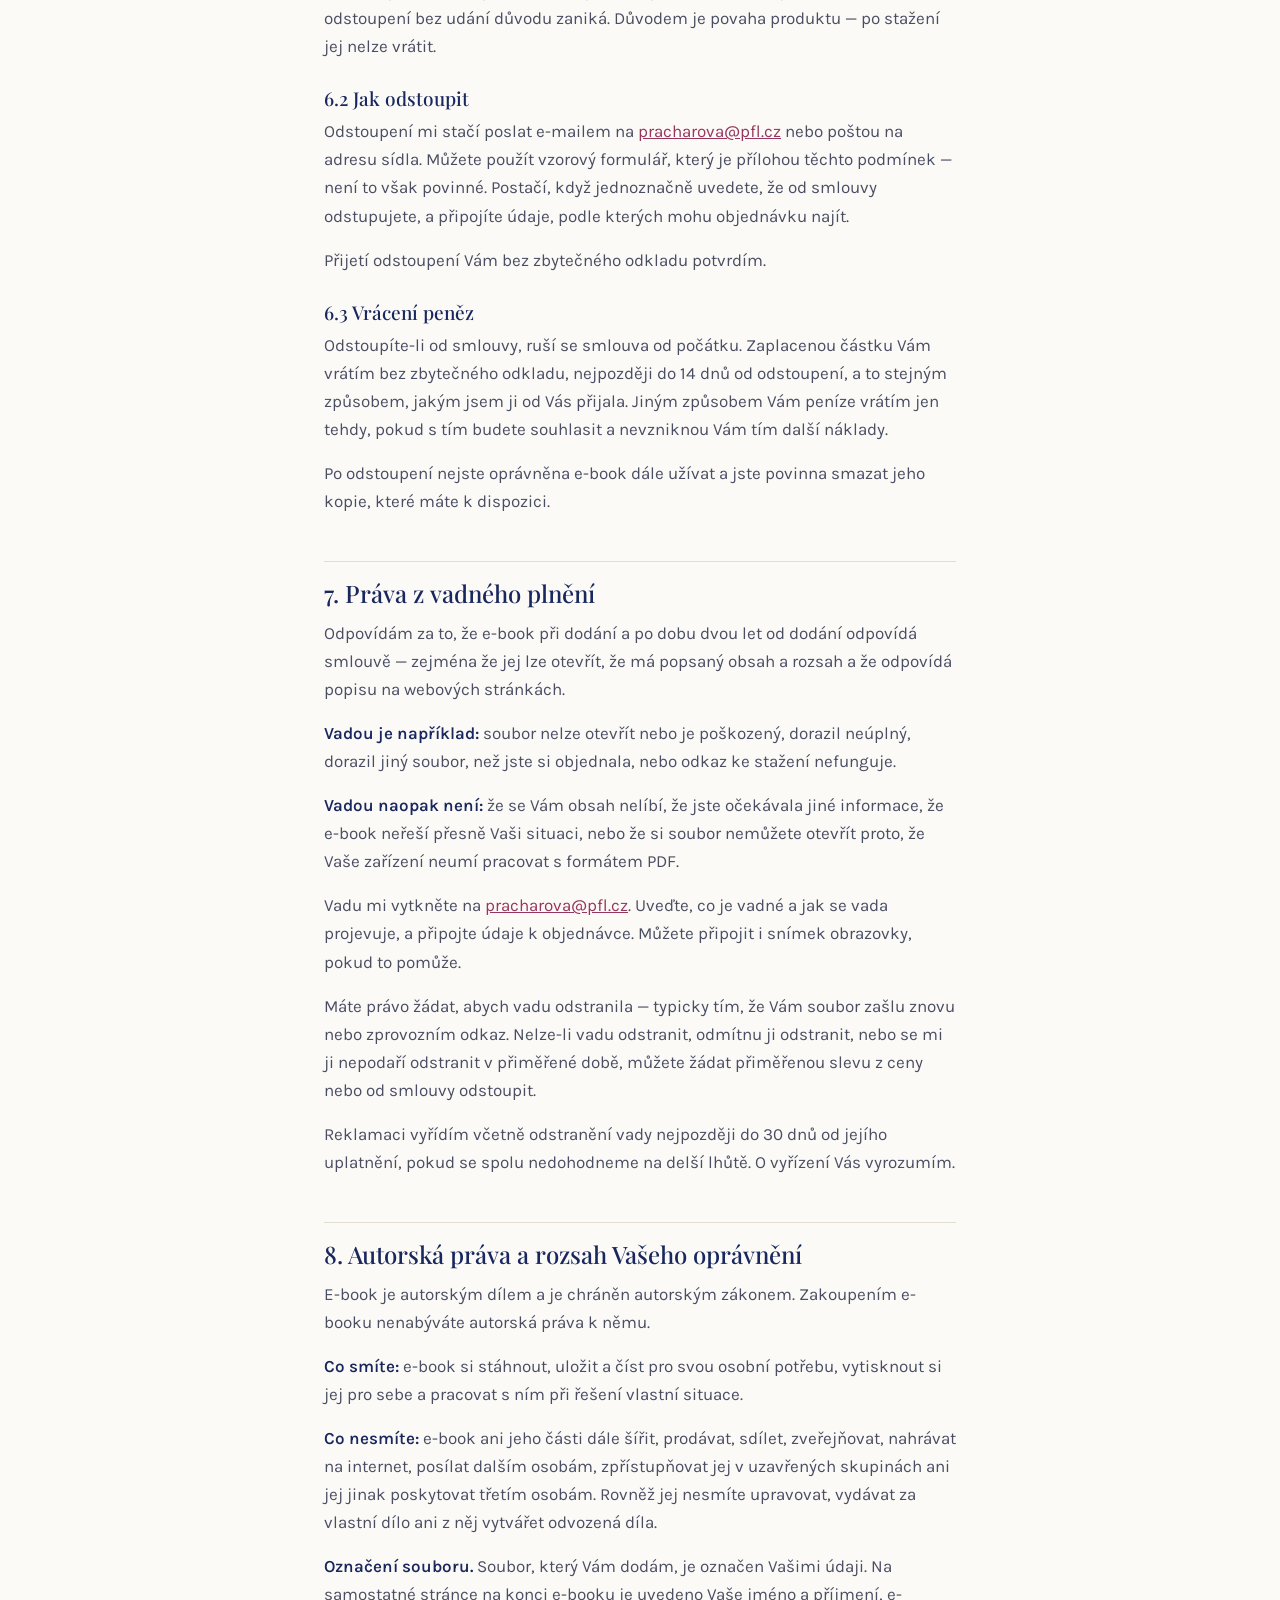
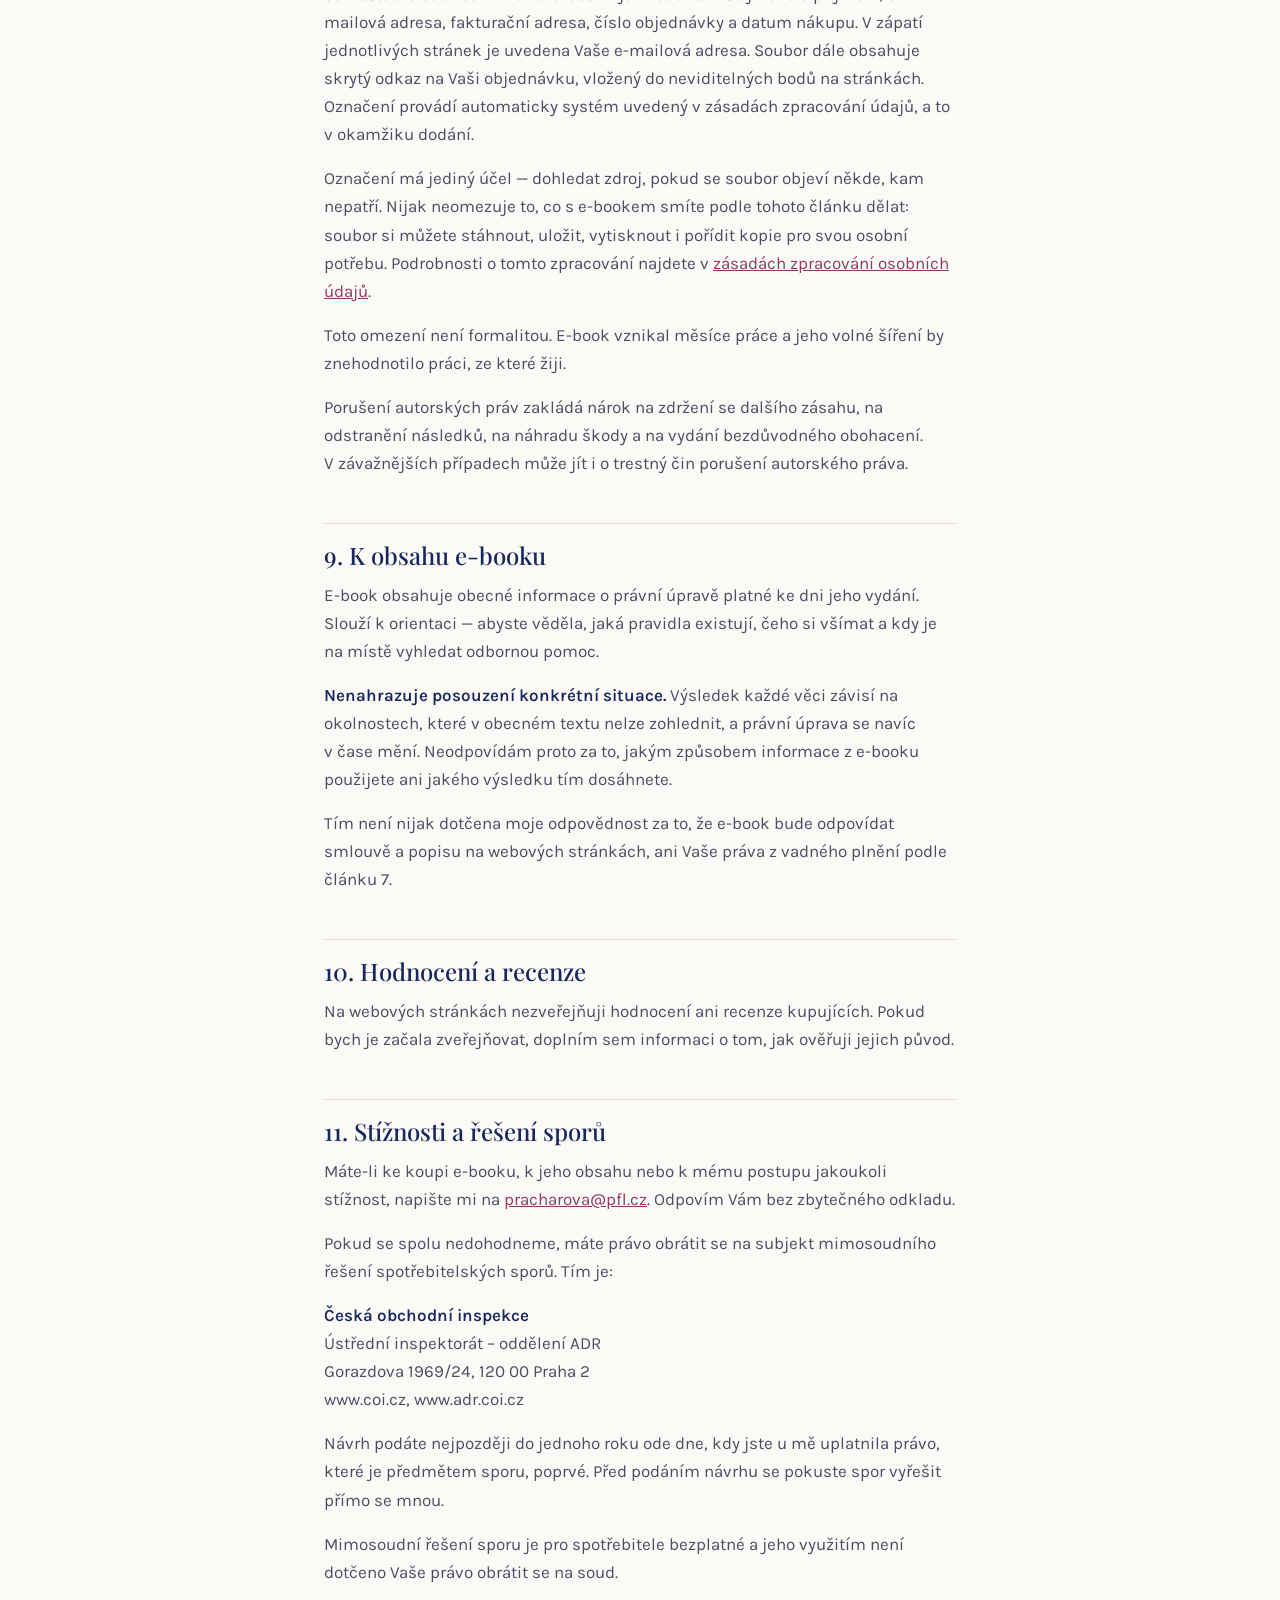
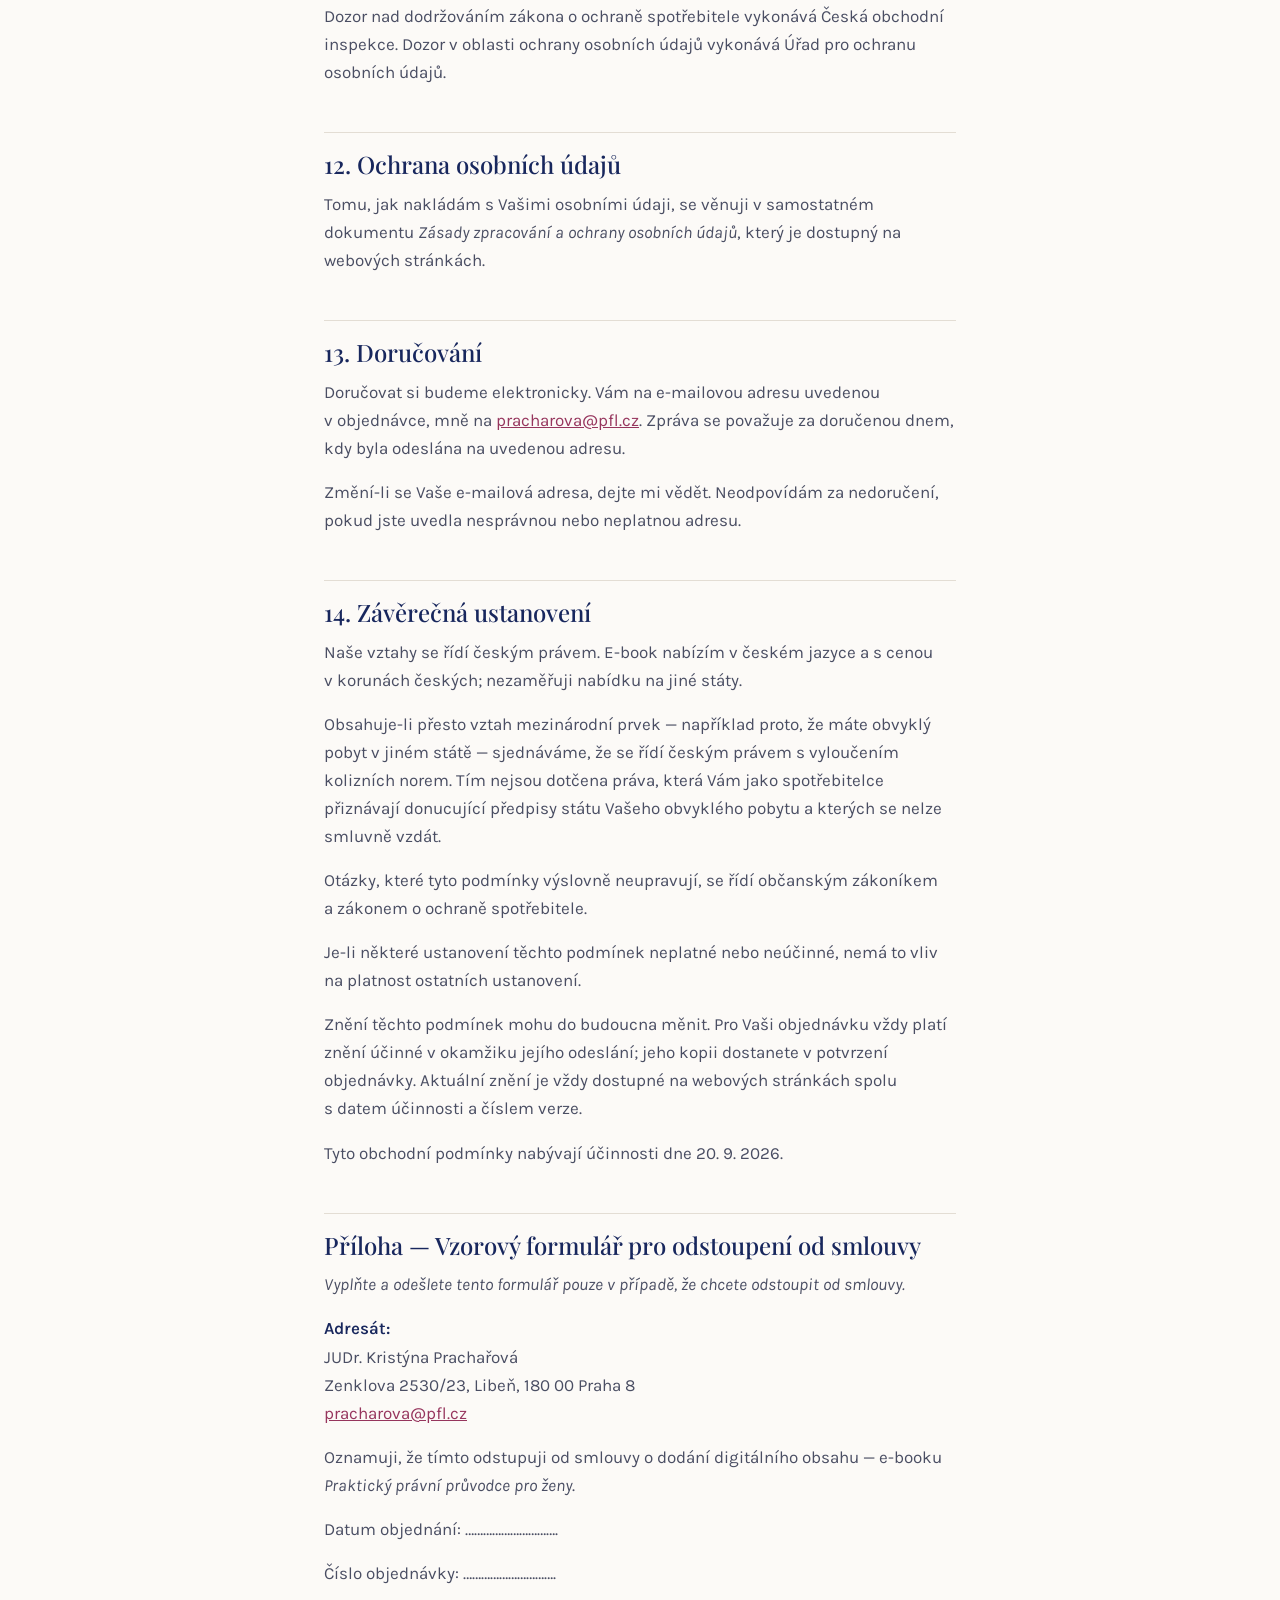
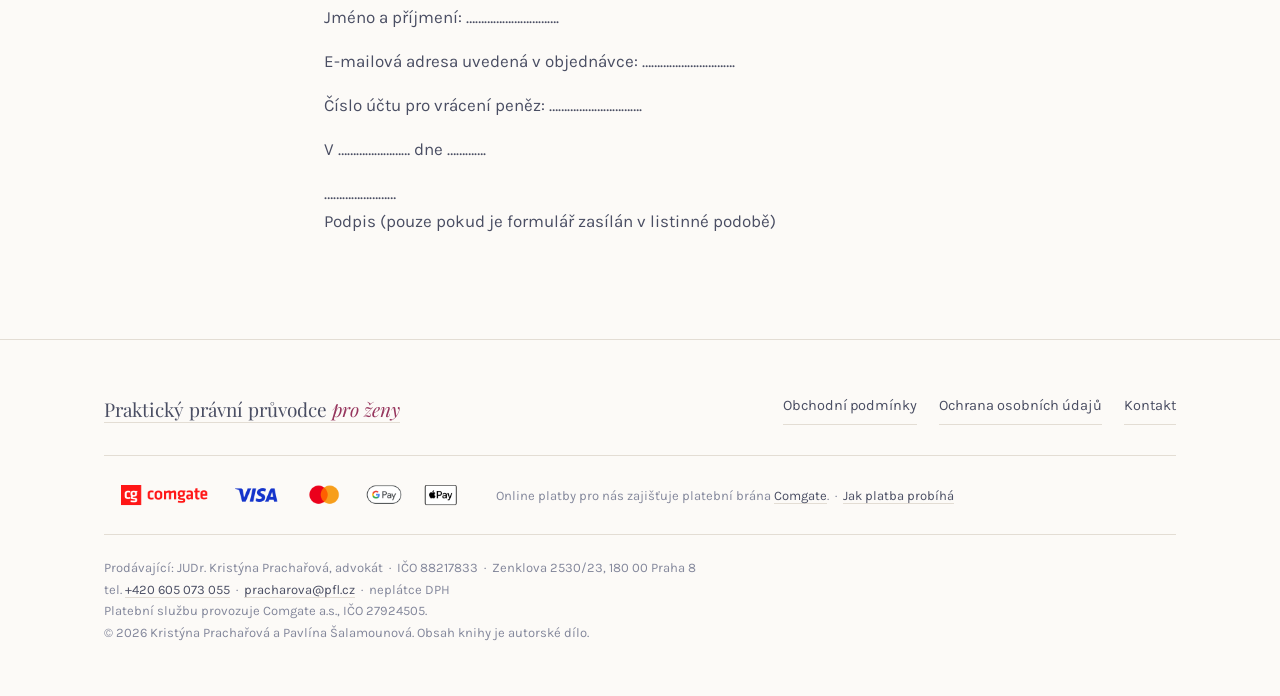
<file: obchodni-podminky.html>
<!doctype html>
<html lang="cs">
<head>
<meta charset="utf-8">
<meta name="viewport" content="width=device-width, initial-scale=1">
<title>Obchodní podmínky — Praktický právní průvodce pro ženy</title>
<meta name="description" content="Obchodní podmínky pro nákup ebooku Praktický právní průvodce pro ženy.">
<meta property="og:title" content="Obchodní podmínky — Praktický právní průvodce pro ženy">
<meta property="og:description" content="Obchodní podmínky pro nákup ebooku Praktický právní průvodce pro ženy.">
<meta property="og:type" content="website">
<meta property="og:image" content="https://pravnipruvodceprozeny.cz/img/obalka.jpg">
<link rel="preconnect" href="https://fonts.googleapis.com">
<link rel="preconnect" href="https://fonts.gstatic.com" crossorigin>
<link rel="stylesheet" href="https://fonts.googleapis.com/css2?family=Playfair+Display:ital,wght@0,400;0,500;0,600;1,400;1,500&family=Karla:ital,wght@0,300;0,400;0,500;0,600;1,400&display=swap">
<link rel="stylesheet" href="css/styl.css">
<link rel="icon" href="/img/favicon.svg" type="image/svg+xml">
<link rel="alternate icon" href="/favicon.ico" sizes="32x32">
<link rel="apple-touch-icon" href="/img/apple-touch-icon.png">
<meta name="theme-color" content="#96355D">
</head>
<body>
<header class="nav">
  <div class="obal nav__vnitrek">
    <a class="znacka" href="index.html"><span class="znacka__dlouhy">Praktický právní průvodce</span><span class="znacka__kratky">Průvodce</span> <em>pro ženy</em></a>
    <nav class="nav__odkazy" id="hlavni-menu">
      <a href="index.html#pro-koho">Pro koho</a>
      <a href="index.html#obsah">Obsah knihy</a>
      <a href="index.html#autorky">Autorky</a>
      <a href="index.html#otazky">Otázky</a>
      <a href="kontakt.html">Kontakt</a>
    </nav>
    <button class="nav__burger" type="button" aria-expanded="false" aria-controls="hlavni-menu" aria-label="Otevřít menu">
      <span></span><span></span><span></span>
    </button>
    <a class="tlacitko tlacitko--maly" href="index.html#objednavka"><span class="znacka__dlouhy">Cena </span>990 Kč</a>
  </div>
</header>
<main class="stranka-text">
<div class="obal proza">
  <h1>Obchodní podmínky</h1>
  <p class="datum">Účinné od 20. 9. 2026 &nbsp;·&nbsp; verze 1.1</p>

<p>Tyto obchodní podmínky upravují nákup e-booku <em>Praktický právní průvodce pro ženy</em> na webových stránkách pravnipruvodceprozeny.cz. Jsou součástí smlouvy, kterou spolu uzavřeme, a měla byste si je přečíst dřív, než objednávku odešlete.</p>
<h2 id="kdo-jsem">Kdo jsem</h2>
<div class="udaje">
<p><strong>JUDr. Kristýna Prachařová</strong><br />
IČO: 88217833<br />
se sídlem Zenklova 2530/23, Libeň, 180 00 Praha 8<br />
podnikající na základě živnostenského oprávnění vydaného Úřadem městské části Praha 8<br />
telefon: <a href="tel:+420605073055">+420 605 073 055</a><br />
e-mail: <a href="mailto:pracharova@pfl.cz">pracharova@pfl.cz</a></p>
</div>
<p>V textu o sobě mluvím jako o <strong>prodávající</strong>, o Vás jako o <strong>kupující</strong>.</p>
<h2 id="v-jaké-roli-e-book-prodávám">V jaké roli e-book prodávám</h2>
<p>Povoláním jsem advokátka. Na tomto webu ale nevystupuji jako advokátka poskytující právní služby — prodávám zde e-book, tedy digitální produkt.</p>
<p><strong>Koupí e-booku se nestáváte mou klientkou.</strong> Nevzniká mezi námi vztah advokátky a klientky, e-book není právní službou ani právní radou pro Vaši konkrétní situaci a jeho zakoupením mi nevzniká povinnost Vaši záležitost jakkoli řešit. Tím se koupě e-booku liší od advokátní zakázky, kterou byste se mnou uzavírala jinak a za jiných podmínek.</p>
<p>Pokud potřebujete posoudit svou konkrétní situaci, obraťte se na advokáta — na mě, nebo na kohokoli jiného.</p>
<h2 id="co-kupujete">1. Co kupujete</h2>
<p>E-book <em>Praktický právní průvodce pro ženy</em> je elektronická kniha ve formátu PDF. Obsahuje obecné informace o právních otázkách, které ženy řeší v běžném životě.</p>
<p>E-book je <strong>digitálním obsahem, který není dodáván na hmotném nosiči</strong>. Nedostanete tedy tištěnou knihu ani datový nosič, ale soubor ke stažení.</p>
<p>K otevření souboru potřebujete zařízení s přístupem k internetu a program, který umí otevřít PDF — například Adobe Acrobat Reader, běžný internetový prohlížeč nebo předinstalovanou čtečku v mobilním telefonu. Tyto programy jsou zpravidla dostupné zdarma. Jiné zvláštní vybavení nepotřebujete.</p>
<p>Prezentace e-booku na webových stránkách má informativní povahu a není návrhem na uzavření smlouvy. Ustanovení § 1732 odst. 2 občanského zákoníku se nepoužije.</p>
<h2 id="cena">2. Cena</h2>
<p>Cena e-booku je <strong>990 Kč</strong>. Nejsem plátkyní daně z přidané hodnoty, uvedená cena je proto konečná a nic dalšího se k ní nepřičítá.</p>
<p>K ceně neúčtuji poštovné, balné, poplatky za dodání ani žádné poplatky spojené se způsobem platby.</p>
<p>Cena platí po dobu, po kterou je na webových stránkách zobrazena.</p>
<p>Náklady na internetové připojení, které Vám při nákupu vzniknou, si hradíte sama podle tarifu svého poskytovatele. Nepoužívám žádné komunikační prostředky se zvýšenou sazbou.</p>
<p>Pokud by u e-booku byla zjevnou chybou uvedena nesprávná cena — například překlep v počtu číslic — nejsem povinna e-book za tuto cenu dodat, a to ani tehdy, pokud Vám systém objednávku automaticky potvrdil. V takovém případě Vás budu bez zbytečného odkladu kontaktovat a nabídnu Vám uzavření smlouvy za správnou cenu; pokud ji nepřijmete, smlouva se ruší od počátku a případně zaplacenou částku Vám vrátím.</p>
<h2 id="jak-vzniká-smlouva">3. Jak vzniká smlouva</h2>
<p>Objednávku vyplníte a odešlete přímo na webových stránkách. Objednávkový formulář, vystavení dokladu i odeslání e-booku zajišťuje systém FAPI provozovaný společností <strong>FAPI Business s.r.o.</strong>, IČO 076 71 563, se sídlem F. A. Gerstnera 2151/6, 370 01 České Budějovice. Vyplněný objednávkový formulář je Vaším návrhem na uzavření smlouvy.</p>
<p>Před odesláním objednávky máte možnost zkontrolovat a změnit údaje, které jste do formuláře vložila. Údaje uvedené v objednávce považuji za správné a nemám povinnost je dále ověřovat.</p>
<p>Objednávku odešlete kliknutím na tlačítko <strong>„Objednat s povinností platby”</strong>. Odesláním objednávky se zavazujete zaplatit cenu.</p>
<p>Po odeslání objednávky Vám na uvedenou e-mailovou adresu přijde potvrzení o přijetí objednávky. Doručením tohoto potvrzení je smlouva uzavřena. Potvrzení obsahuje shrnutí objednávky, tyto obchodní podmínky a informace podle článku 7.</p>
<p>Smlouva se uzavírá v českém jazyce. Uzavřenou smlouvu archivuji v elektronické podobě a třetím osobám ji nezpřístupňuji; na Vaši žádost Vám ji zašlu.</p>
<p>Pokud budu mít pochybnost o správnosti objednávky nebo o jejích údajích, mohu Vás kontaktovat a objednávku ověřit. Nepodaří-li se to, mohu objednávku stornovat.</p>
<h2 id="platba">4. Platba</h2>
<p>Cenu uhradíte prostřednictvím platební brány přímo v objednávkovém procesu. K dispozici jsou tyto způsoby platby:</p>
<ul>
<li>platební kartou (Visa, Visa Electron, Mastercard, Maestro)</li>
<li>Apple Pay a Google Pay</li>
<li>online bankovním převodem</li>
<li>QR platbou</li>
</ul>
<p>Platby zpracovává společnost <strong>Comgate a.s.</strong>, IČO 279 24 505, se sídlem Gočárova třída 1754/48b, 500 02 Hradec Králové. Údaje o platební kartě zadáváte v zabezpečeném prostředí této společnosti a mně se nepředávají. Dotazy k samotné platbě můžete směřovat přímo na Comgate a.s., e-mail podpora@comgate.cz, telefon +420 228 224 267.</p>
<p>Cena se hradí v korunách českých a je splatná bezprostředně po uzavření smlouvy. Nebude-li zaplacena do 7 dnů, smlouva se ruší od počátku.</p>
<p>Daňový doklad Vám systém vystaví automaticky a zašle jej elektronicky na e-mailovou adresu uvedenou v objednávce. Nejsem plátkyní daně z přidané hodnoty, doklad proto neobsahuje daň z přidané hodnoty.</p>
<h2 id="dodání-e-booku">5. Dodání e-booku</h2>
<p>E-book Vám dodám po zaplacení ceny, a to na e-mailovou adresu, kterou uvedete v objednávce — buď jako přílohu e-mailu, nebo jako odkaz ke stažení.</p>
<p>Při platbě kartou, přes Apple Pay, Google Pay nebo online bankovním převodem obdržíte e-book <strong>bezprostředně po zaplacení</strong>, zpravidla během několika minut. Nejpozději Vám e-book dodám do 24 hodin od připsání platby.</p>
<p>Odkaz ke stažení může být časově omezen. Soubor si proto po doručení uložte do svého zařízení; z uloženého souboru si můžete pořídit kopie pro svou osobní potřebu.</p>
<p>Pokud se stažení nezdaří, odkaz přestane fungovat nebo o soubor přijdete, napište mi na <a href="mailto:pracharova@pfl.cz">pracharova@pfl.cz</a> a e-book Vám zašlu znovu. Případné technické omezení odkazu nijak neomezuje mou povinnost e-book Vám dodat.</p>
<p>Pokud Vám e-book nedorazí, zkontrolujte prosím nejprve složku s nevyžádanou poštou. Nenajdete-li jej ani tam, napište mi a vyřeším to.</p>
<p>E-book Vám dodám ve verzi aktuální ke dni uzavření smlouvy. <strong>Aktualizace e-booku neposkytuji.</strong> Právní úprava se v čase mění; e-book proto obsahuje právní stav ke dni svého vydání, který je v něm uveden. Případné pozdější vydání e-booku je samostatným produktem.</p>
<h2 id="odstoupení-od-smlouvy-do-14-dnů">6. Odstoupení od smlouvy do 14 dnů</h2>
<p>Jako spotřebitelka máte zpravidla právo odstoupit od smlouvy uzavřené po internetu do 14 dnů bez udání důvodu. <strong>U e-booku toto právo za určitých podmínek zaniká</strong> a je důležité, abyste tomu rozuměla ještě před objednávkou.</p>
<h3 id="kdy-právo-na-odstoupení-zaniká">6.1 Kdy právo na odstoupení zaniká</h3>
<p>Podle § 1837 písm. l) občanského zákoníku nemůžete od smlouvy o dodání digitálního obsahu odstoupit, pokud jsou zároveň splněny tyto tři podmínky:</p>
<ul>
<li>dala jste <strong>předchozí výslovný souhlas</strong> s tím, abych Vám e-book dodala ještě před uplynutím čtrnáctidenní lhůty,</li>
<li>byla jste <strong>poučena</strong>, že tímto souhlasem právo odstoupit od smlouvy ztrácíte,</li>
<li>toto poučení i Váš souhlas jsem Vám <strong>potvrdila</strong> v potvrzení objednávky, které Vám přišlo e-mailem.</li>
</ul>
<p>Souhlas udělujete zaškrtnutím samostatného políčka v objednávkovém formuláři. Políčko není předem zaškrtnuté. Bez tohoto souhlasu nelze objednávku dokončit — e-book bez něj nedodávám.</p>
<p>Jakmile jsou všechny tři podmínky splněny a e-book Vám byl dodán, právo na odstoupení bez udání důvodu zaniká. Důvodem je povaha produktu — po stažení jej nelze vrátit.</p>
<h3 id="jak-odstoupit">6.2 Jak odstoupit</h3>
<p>Odstoupení mi stačí poslat e-mailem na <a href="mailto:pracharova@pfl.cz">pracharova@pfl.cz</a> nebo poštou na adresu sídla. Můžete použít vzorový formulář, který je přílohou těchto podmínek — není to však povinné. Postačí, když jednoznačně uvedete, že od smlouvy odstupujete, a připojíte údaje, podle kterých mohu objednávku najít.</p>
<p>Přijetí odstoupení Vám bez zbytečného odkladu potvrdím.</p>
<h3 id="vrácení-peněz">6.3 Vrácení peněz</h3>
<p>Odstoupíte-li od smlouvy, ruší se smlouva od počátku. Zaplacenou částku Vám vrátím bez zbytečného odkladu, nejpozději do 14 dnů od odstoupení, a to stejným způsobem, jakým jsem ji od Vás přijala. Jiným způsobem Vám peníze vrátím jen tehdy, pokud s tím budete souhlasit a nevzniknou Vám tím další náklady.</p>
<p>Po odstoupení nejste oprávněna e-book dále užívat a jste povinna smazat jeho kopie, které máte k dispozici.</p>
<h2 id="práva-z-vadného-plnění">7. Práva z vadného plnění</h2>
<p>Odpovídám za to, že e-book při dodání a po dobu dvou let od dodání odpovídá smlouvě — zejména že jej lze otevřít, že má popsaný obsah a rozsah a že odpovídá popisu na webových stránkách.</p>
<p><strong>Vadou je například:</strong> soubor nelze otevřít nebo je poškozený, dorazil neúplný, dorazil jiný soubor, než jste si objednala, nebo odkaz ke stažení nefunguje.</p>
<p><strong>Vadou naopak není:</strong> že se Vám obsah nelíbí, že jste očekávala jiné informace, že e-book neřeší přesně Vaši situaci, nebo že si soubor nemůžete otevřít proto, že Vaše zařízení neumí pracovat s formátem PDF.</p>
<p>Vadu mi vytkněte na <a href="mailto:pracharova@pfl.cz">pracharova@pfl.cz</a>. Uveďte, co je vadné a jak se vada projevuje, a připojte údaje k objednávce. Můžete připojit i snímek obrazovky, pokud to pomůže.</p>
<p>Máte právo žádat, abych vadu odstranila — typicky tím, že Vám soubor zašlu znovu nebo zprovozním odkaz. Nelze-li vadu odstranit, odmítnu ji odstranit, nebo se mi ji nepodaří odstranit v přiměřené době, můžete žádat přiměřenou slevu z ceny nebo od smlouvy odstoupit.</p>
<p>Reklamaci vyřídím včetně odstranění vady nejpozději do 30 dnů od jejího uplatnění, pokud se spolu nedohodneme na delší lhůtě. O vyřízení Vás vyrozumím.</p>
<h2 id="autorská-práva-a-rozsah-vašeho-oprávnění">8. Autorská práva a rozsah Vašeho oprávnění</h2>
<p>E-book je autorským dílem a je chráněn autorským zákonem. Zakoupením e-booku nenabýváte autorská práva k němu.</p>
<p><strong>Co smíte:</strong> e-book si stáhnout, uložit a číst pro svou osobní potřebu, vytisknout si jej pro sebe a pracovat s ním při řešení vlastní situace.</p>
<p><strong>Co nesmíte:</strong> e-book ani jeho části dále šířit, prodávat, sdílet, zveřejňovat, nahrávat na internet, posílat dalším osobám, zpřístupňovat jej v uzavřených skupinách ani jej jinak poskytovat třetím osobám. Rovněž jej nesmíte upravovat, vydávat za vlastní dílo ani z něj vytvářet odvozená díla.</p>
<p><strong>Označení souboru.</strong> Soubor, který Vám dodám, je označen Vašimi údaji. Na samostatné stránce na konci e-booku je uvedeno Vaše jméno a příjmení, e-mailová adresa, fakturační adresa, číslo objednávky a datum nákupu. V zápatí jednotlivých stránek je uvedena Vaše e-mailová adresa. Soubor dále obsahuje skrytý odkaz na Vaši objednávku, vložený do neviditelných bodů na stránkách. Označení provádí automaticky systém uvedený v zásadách zpracování údajů, a to v okamžiku dodání.</p>
<p>Označení má jediný účel — dohledat zdroj, pokud se soubor objeví někde, kam nepatří. Nijak neomezuje to, co s e-bookem smíte podle tohoto článku dělat: soubor si můžete stáhnout, uložit, vytisknout i pořídit kopie pro svou osobní potřebu. Podrobnosti o tomto zpracování najdete v <a href="ochrana-osobnich-udaju.html">zásadách zpracování osobních údajů</a>.</p>
<p>Toto omezení není formalitou. E-book vznikal měsíce práce a jeho volné šíření by znehodnotilo práci, ze které žiji.</p>
<p>Porušení autorských práv zakládá nárok na zdržení se dalšího zásahu, na odstranění následků, na náhradu škody a na vydání bezdůvodného obohacení. V závažnějších případech může jít i o trestný čin porušení autorského práva.</p>
<h2 id="k-obsahu-e-booku">9. K obsahu e-booku</h2>
<p>E-book obsahuje obecné informace o právní úpravě platné ke dni jeho vydání. Slouží k orientaci — abyste věděla, jaká pravidla existují, čeho si všímat a kdy je na místě vyhledat odbornou pomoc.</p>
<p><strong>Nenahrazuje posouzení konkrétní situace.</strong> Výsledek každé věci závisí na okolnostech, které v obecném textu nelze zohlednit, a právní úprava se navíc v čase mění. Neodpovídám proto za to, jakým způsobem informace z e-booku použijete ani jakého výsledku tím dosáhnete.</p>
<p>Tím není nijak dotčena moje odpovědnost za to, že e-book bude odpovídat smlouvě a popisu na webových stránkách, ani Vaše práva z vadného plnění podle článku 7.</p>
<h2 id="hodnocení-a-recenze">10. Hodnocení a recenze</h2>
<p>Na webových stránkách nezveřejňuji hodnocení ani recenze kupujících. Pokud bych je začala zveřejňovat, doplním sem informaci o tom, jak ověřuji jejich původ.</p>
<h2 id="stížnosti-a-řešení-sporů">11. Stížnosti a řešení sporů</h2>
<p>Máte-li ke koupi e-booku, k jeho obsahu nebo k mému postupu jakoukoli stížnost, napište mi na <a href="mailto:pracharova@pfl.cz">pracharova@pfl.cz</a>. Odpovím Vám bez zbytečného odkladu.</p>
<p>Pokud se spolu nedohodneme, máte právo obrátit se na subjekt mimosoudního řešení spotřebitelských sporů. Tím je:</p>
<p><strong>Česká obchodní inspekce</strong><br />
Ústřední inspektorát – oddělení ADR<br />
Gorazdova 1969/24, 120 00 Praha 2<br />
www.coi.cz, www.adr.coi.cz</p>
<p>Návrh podáte nejpozději do jednoho roku ode dne, kdy jste u mě uplatnila právo, které je předmětem sporu, poprvé. Před podáním návrhu se pokuste spor vyřešit přímo se mnou.</p>
<p>Mimosoudní řešení sporu je pro spotřebitele bezplatné a jeho využitím není dotčeno Vaše právo obrátit se na soud.</p>
<p>Dozor nad dodržováním zákona o ochraně spotřebitele vykonává Česká obchodní inspekce. Dozor v oblasti ochrany osobních údajů vykonává Úřad pro ochranu osobních údajů.</p>
<h2 id="ochrana-osobních-údajů">12. Ochrana osobních údajů</h2>
<p>Tomu, jak nakládám s Vašimi osobními údaji, se věnuji v samostatném dokumentu <em>Zásady zpracování a ochrany osobních údajů</em>, který je dostupný na webových stránkách.</p>
<h2 id="doručování">13. Doručování</h2>
<p>Doručovat si budeme elektronicky. Vám na e-mailovou adresu uvedenou v objednávce, mně na <a href="mailto:pracharova@pfl.cz">pracharova@pfl.cz</a>. Zpráva se považuje za doručenou dnem, kdy byla odeslána na uvedenou adresu.</p>
<p>Změní-li se Vaše e-mailová adresa, dejte mi vědět. Neodpovídám za nedoručení, pokud jste uvedla nesprávnou nebo neplatnou adresu.</p>
<h2 id="závěrečná-ustanovení">14. Závěrečná ustanovení</h2>
<p>Naše vztahy se řídí českým právem. E-book nabízím v českém jazyce a s cenou v korunách českých; nezaměřuji nabídku na jiné státy.</p>
<p>Obsahuje-li přesto vztah mezinárodní prvek — například proto, že máte obvyklý pobyt v jiném státě — sjednáváme, že se řídí českým právem s vyloučením kolizních norem. Tím nejsou dotčena práva, která Vám jako spotřebitelce přiznávají donucující předpisy státu Vašeho obvyklého pobytu a kterých se nelze smluvně vzdát.</p>
<p>Otázky, které tyto podmínky výslovně neupravují, se řídí občanským zákoníkem a zákonem o ochraně spotřebitele.</p>
<p>Je-li některé ustanovení těchto podmínek neplatné nebo neúčinné, nemá to vliv na platnost ostatních ustanovení.</p>
<p>Znění těchto podmínek mohu do budoucna měnit. Pro Vaši objednávku vždy platí znění účinné v okamžiku jejího odeslání; jeho kopii dostanete v potvrzení objednávky. Aktuální znění je vždy dostupné na webových stránkách spolu s datem účinnosti a číslem verze.</p>
<p>Tyto obchodní podmínky nabývají účinnosti dne 20. 9. 2026.</p>
<h2 id="příloha-vzorový-formulář-pro-odstoupení-od-smlouvy">Příloha — Vzorový formulář pro odstoupení od smlouvy</h2>
<p><em>Vyplňte a odešlete tento formulář pouze v případě, že chcete odstoupit od smlouvy.</em></p>
<p><strong>Adresát:</strong><br />
JUDr. Kristýna Prachařová<br />
Zenklova 2530/23, Libeň, 180 00 Praha 8<br />
<a href="mailto:pracharova@pfl.cz">pracharova@pfl.cz</a></p>
<p>Oznamuji, že tímto odstupuji od smlouvy o dodání digitálního obsahu — e-booku <em>Praktický právní průvodce pro ženy</em>.</p>
<p>Datum objednání: ………………………….</p>
<p>Číslo objednávky: ………………………….</p>
<p>Jméno a příjmení: ………………………….</p>
<p>E-mailová adresa uvedená v objednávce: ………………………….</p>
<p>Číslo účtu pro vrácení peněz: ………………………….</p>
<p>V …………………… dne ………….</p>
<p>……………………<br />
Podpis (pouze pokud je formulář zasílán v listinné podobě)</p>
</div>

</main>
<script>
(function(){
  var burger = document.querySelector('.nav__burger');
  var menu = document.getElementById('hlavni-menu');
  if(burger && menu){
    var prepnout = function(otevrit){
      menu.classList.toggle('je-otevrene', otevrit);
      burger.classList.toggle('je-otevrene', otevrit);
      burger.setAttribute('aria-expanded', otevrit ? 'true' : 'false');
      burger.setAttribute('aria-label', otevrit ? 'Zavřít menu' : 'Otevřít menu');
    };
    burger.addEventListener('click', function(){
      prepnout(!menu.classList.contains('je-otevrene'));
    });
    menu.addEventListener('click', function(e){
      if(e.target.tagName === 'A'){ prepnout(false); }
    });
    document.addEventListener('keydown', function(e){
      if(e.key === 'Escape'){ prepnout(false); }
    });
  }
})();

(function(){
  var prvky = document.querySelectorAll('.sekce, .fakta, .objednavka');
  if(!('IntersectionObserver' in window)){ return; }
  prvky.forEach(function(p){ p.classList.add('odhal'); });
  var io = new IntersectionObserver(function(zaznamy){
    zaznamy.forEach(function(z){
      if(z.isIntersecting){ z.target.classList.add('videt'); io.unobserve(z.target); }
    });
  }, { rootMargin: '0px 0px -8% 0px', threshold: .06 });
  prvky.forEach(function(p){ io.observe(p); });
})();
</script>
<footer class="paticka">
  <div class="obal">
    <div class="paticka__mrizka">
      <div>
        <a class="znacka" href="index.html">Praktický právní průvodce <em>pro ženy</em></a>
      </div>
      <nav class="paticka__odkazy">
        <a href="obchodni-podminky.html">Obchodní podmínky</a>
        <a href="ochrana-osobnich-udaju.html">Ochrana osobních údajů</a>
        <a href="kontakt.html">Kontakt</a>
      </nav>
    </div>
    <div class="paticka__platby">
      <img src="img/platebni-metody.png" alt="Přijímáme platební karty Visa a Mastercard, Apple Pay, Google Pay a bankovní převody" width="560" height="42" loading="lazy">
      <p>
        Online platby pro nás zajišťuje platební brána
        <a href="https://www.comgate.eu" target="_blank" rel="noopener">Comgate</a>.
        &nbsp;·&nbsp; <a href="kontakt.html#platba">Jak platba probíhá</a>
      </p>
    </div>
    <p class="paticka__copy">
      Prodávající: JUDr. Kristýna Prachařová, advokát &nbsp;·&nbsp; IČO 88217833
      &nbsp;·&nbsp; Zenklova 2530/23, 180 00 Praha 8<br>
      tel. <a href="tel:+420605073055">+420 605 073 055</a> &nbsp;·&nbsp; <a href="mailto:pracharova@pfl.cz">pracharova@pfl.cz</a> &nbsp;·&nbsp; neplátce DPH<br>
      Platební službu provozuje Comgate a.s., IČO 27924505.<br>
      © 2026 Kristýna Prachařová a Pavlína Šalamounová. Obsah knihy je autorské dílo.
    </p>
  </div>
</footer>
</body>
</html>
</file>
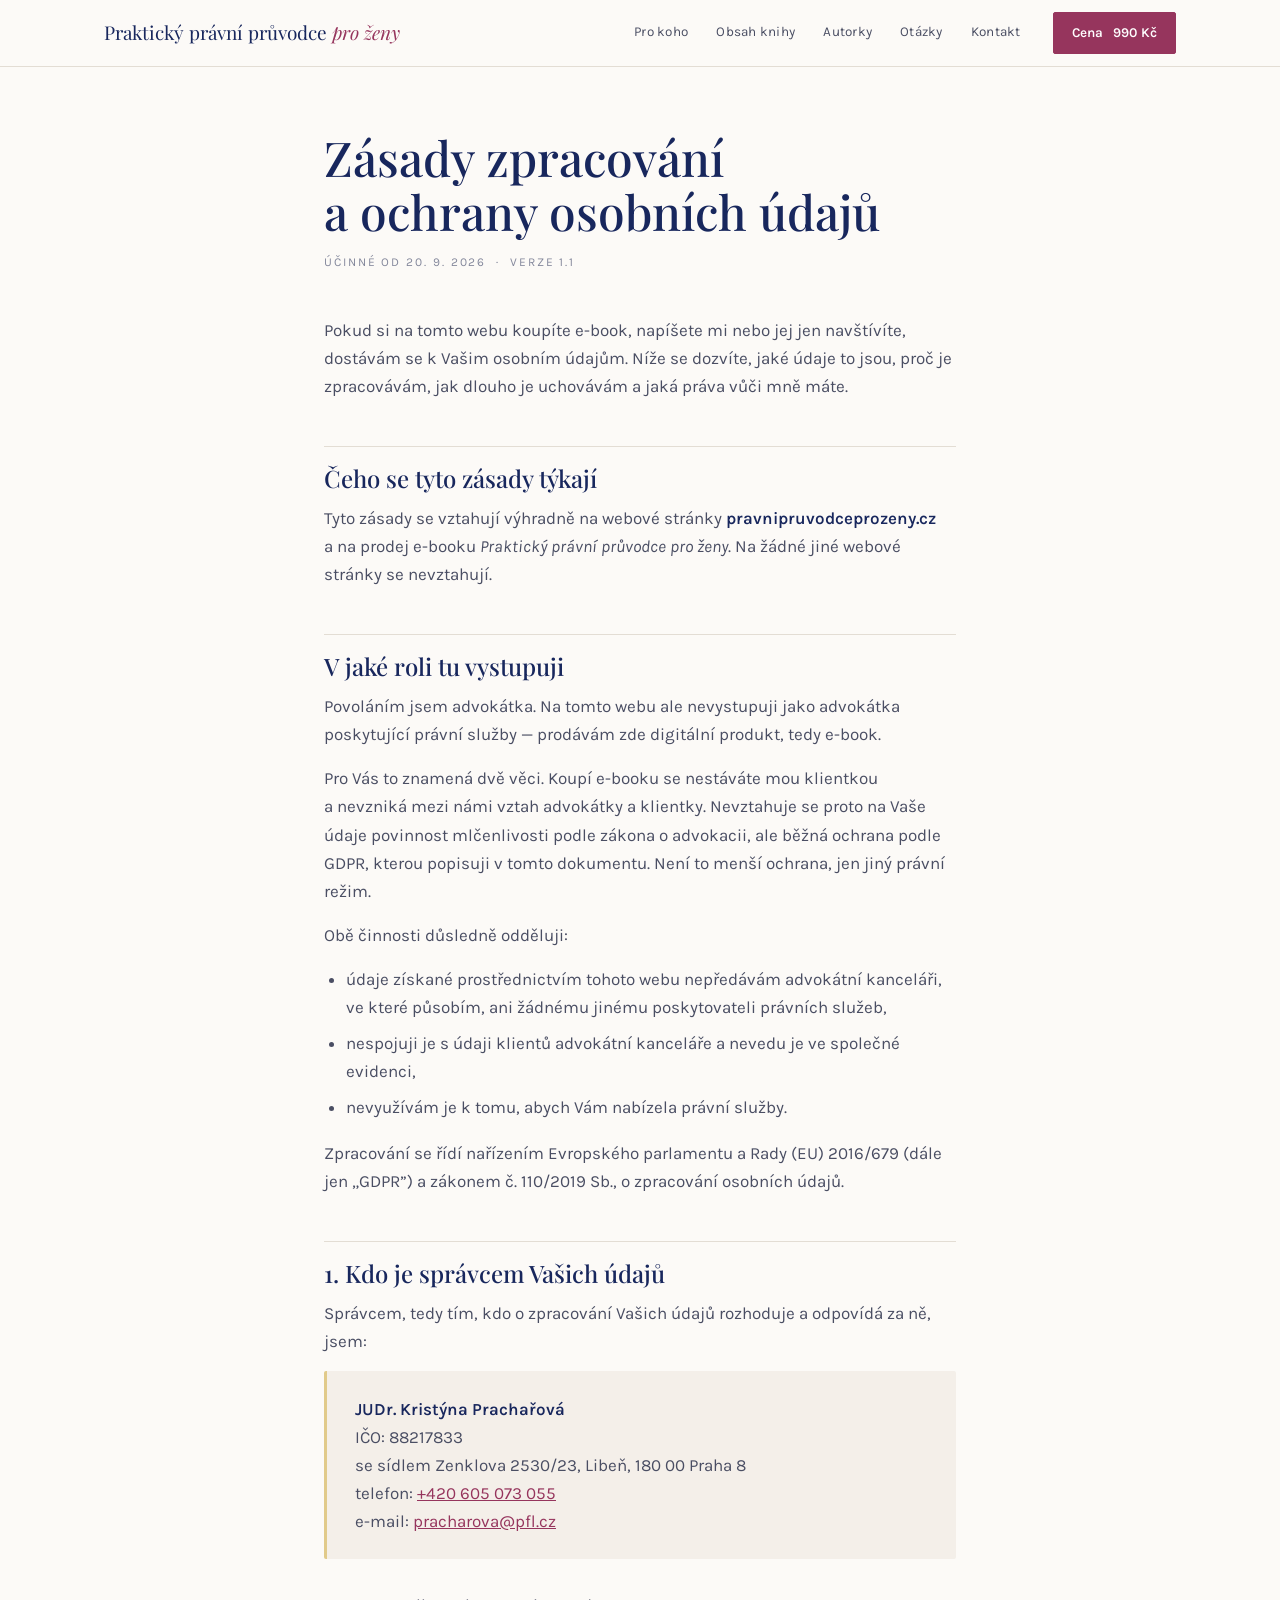
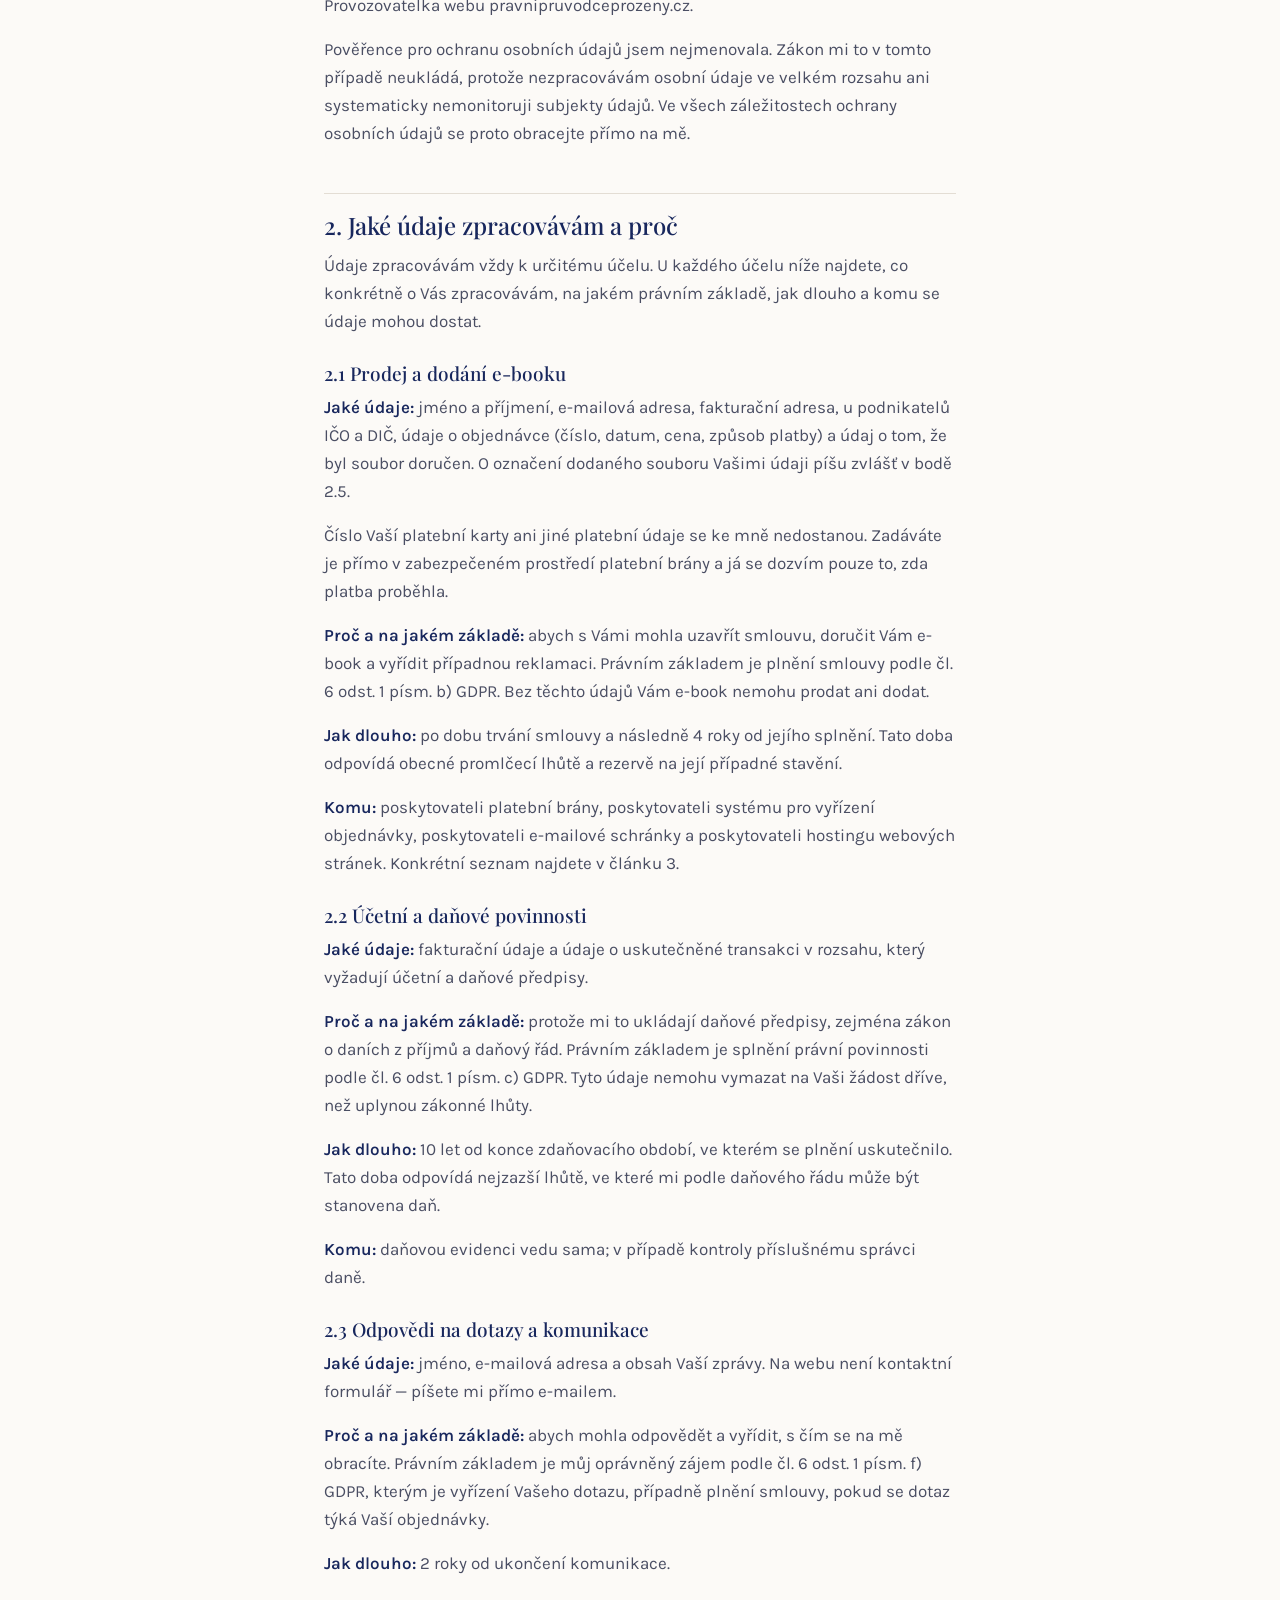
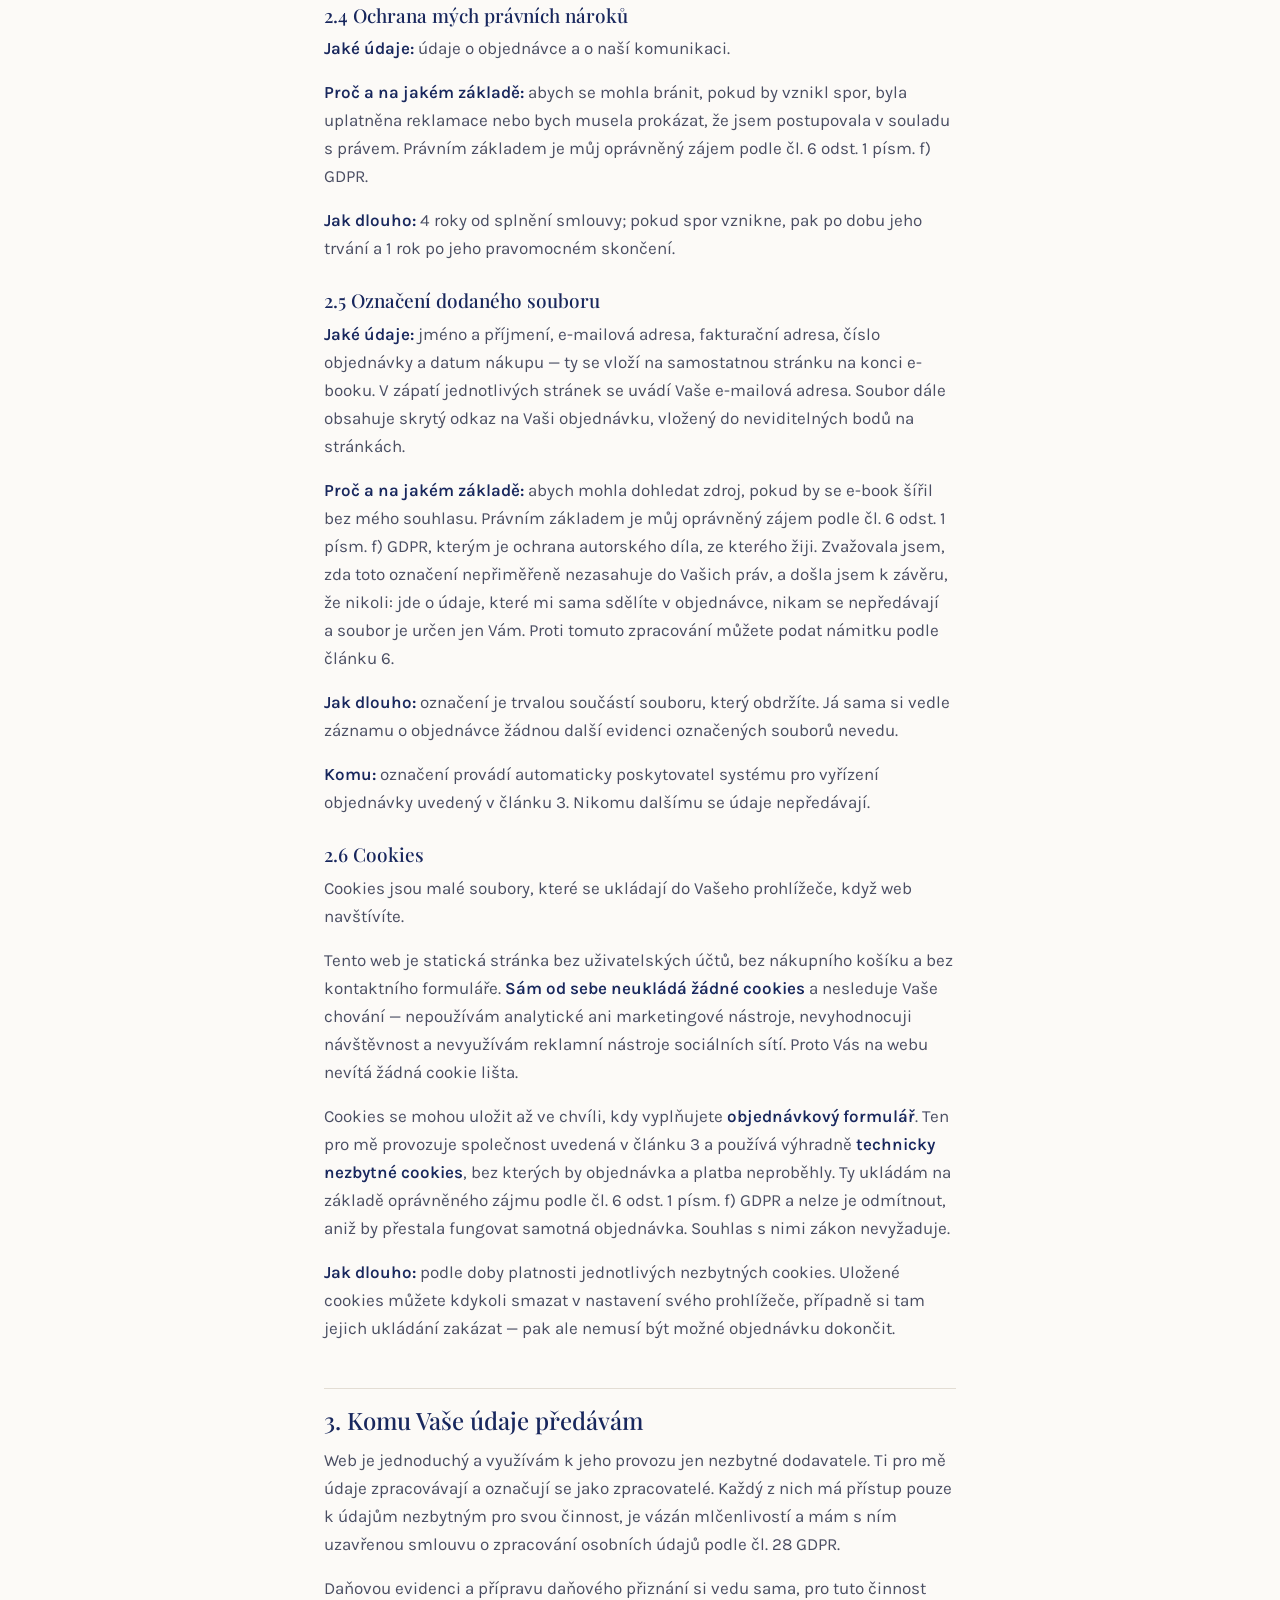
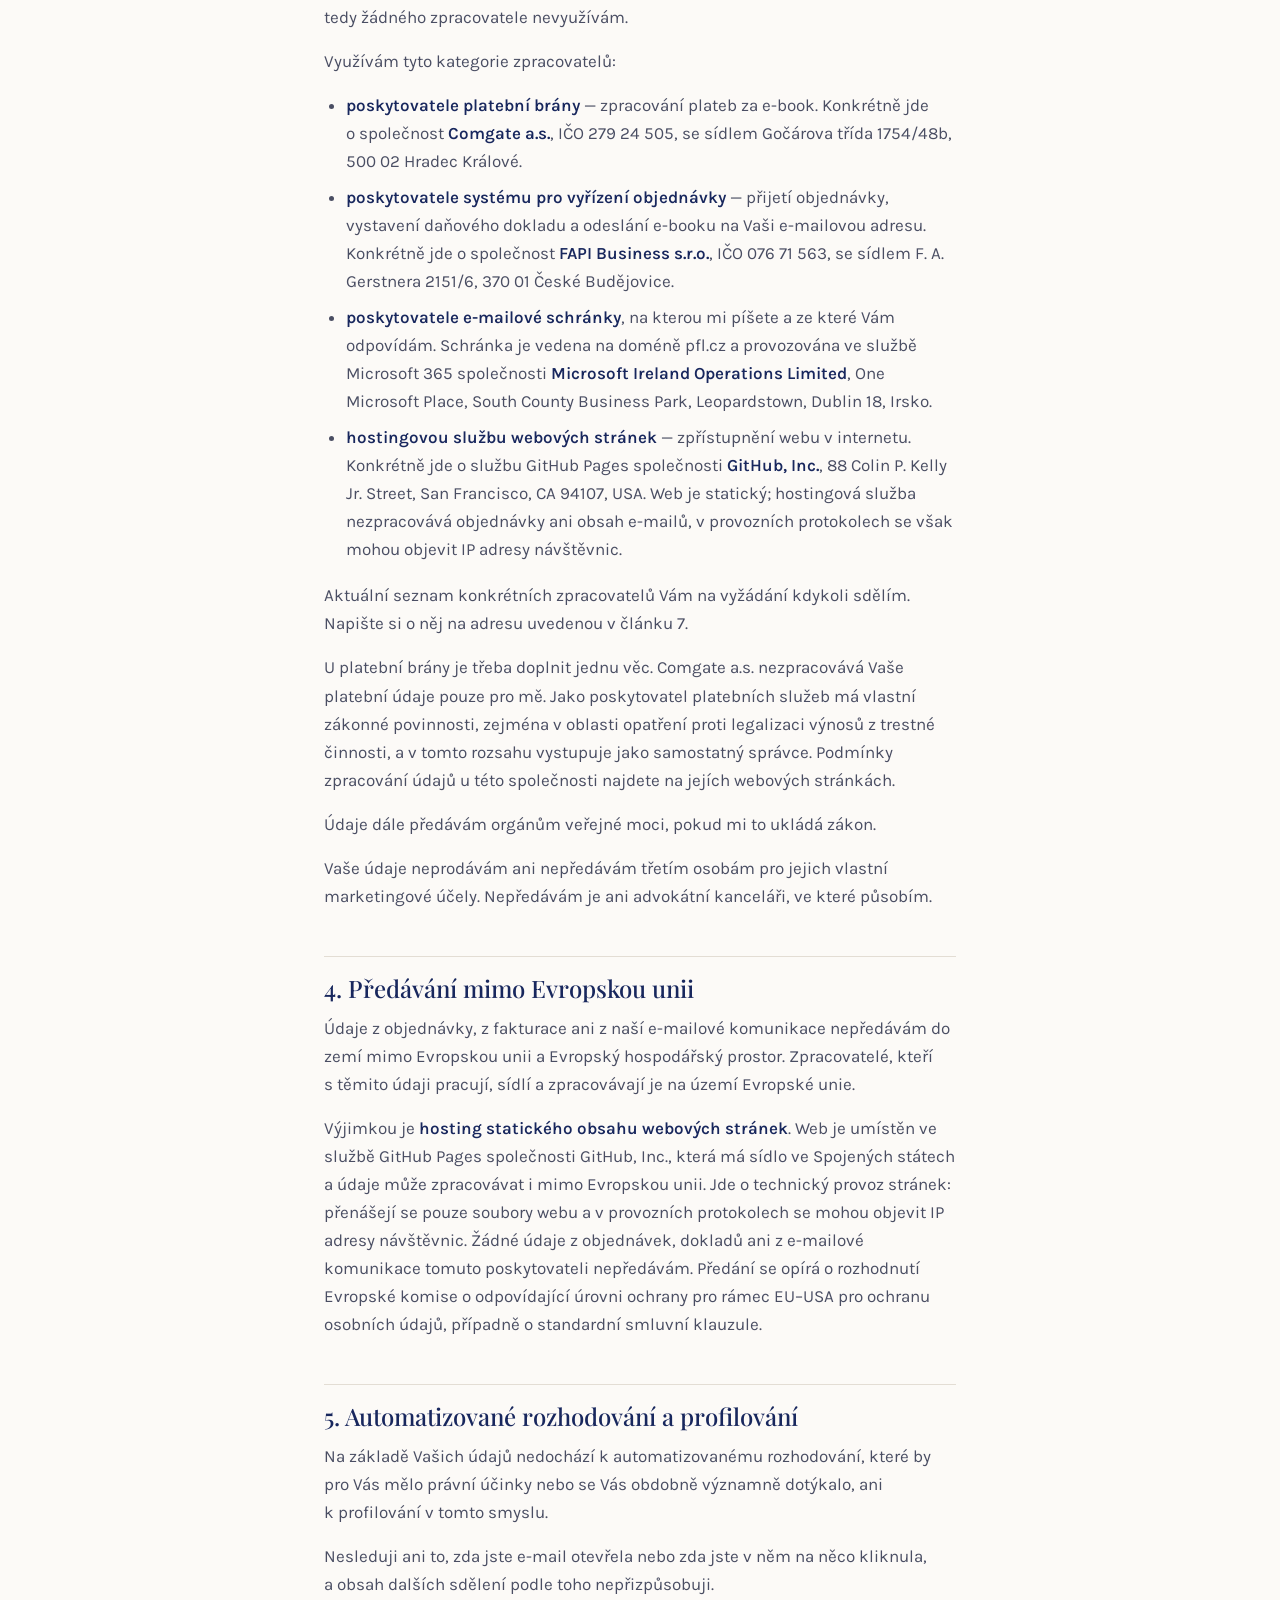
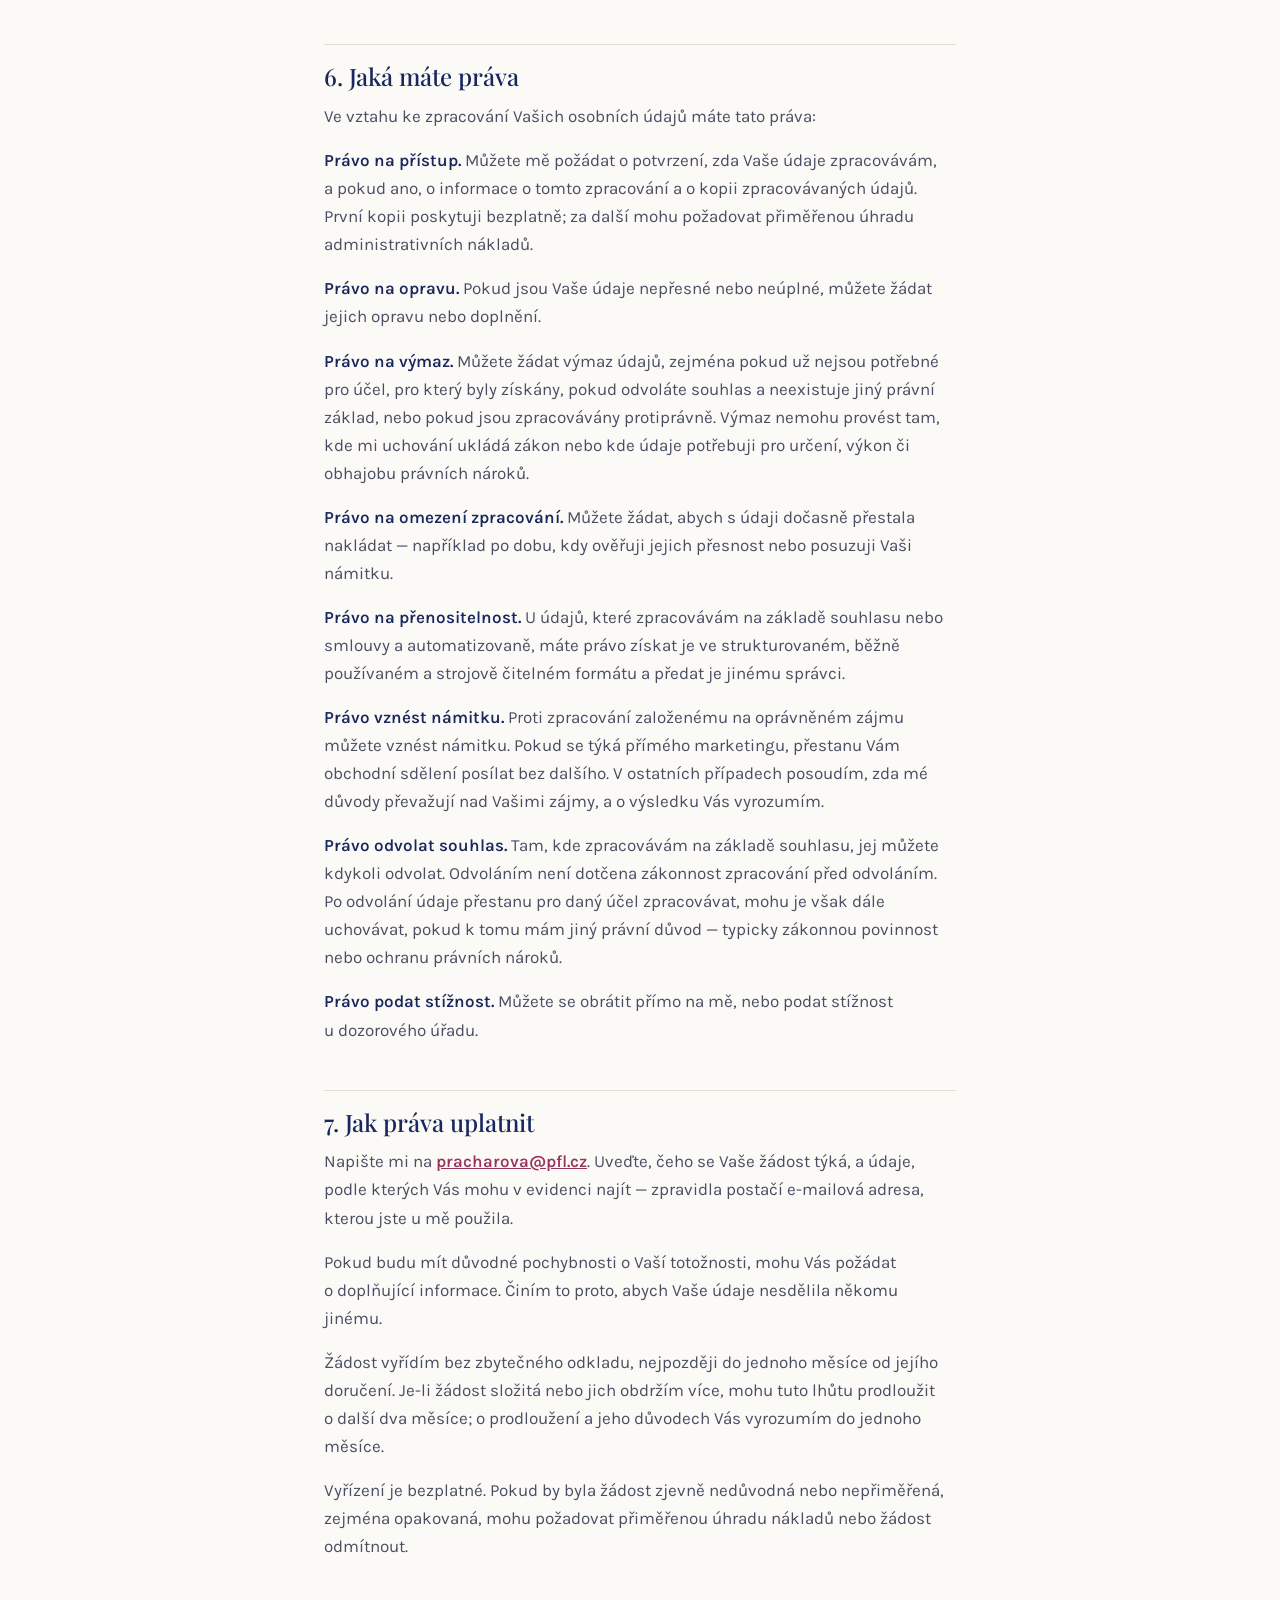
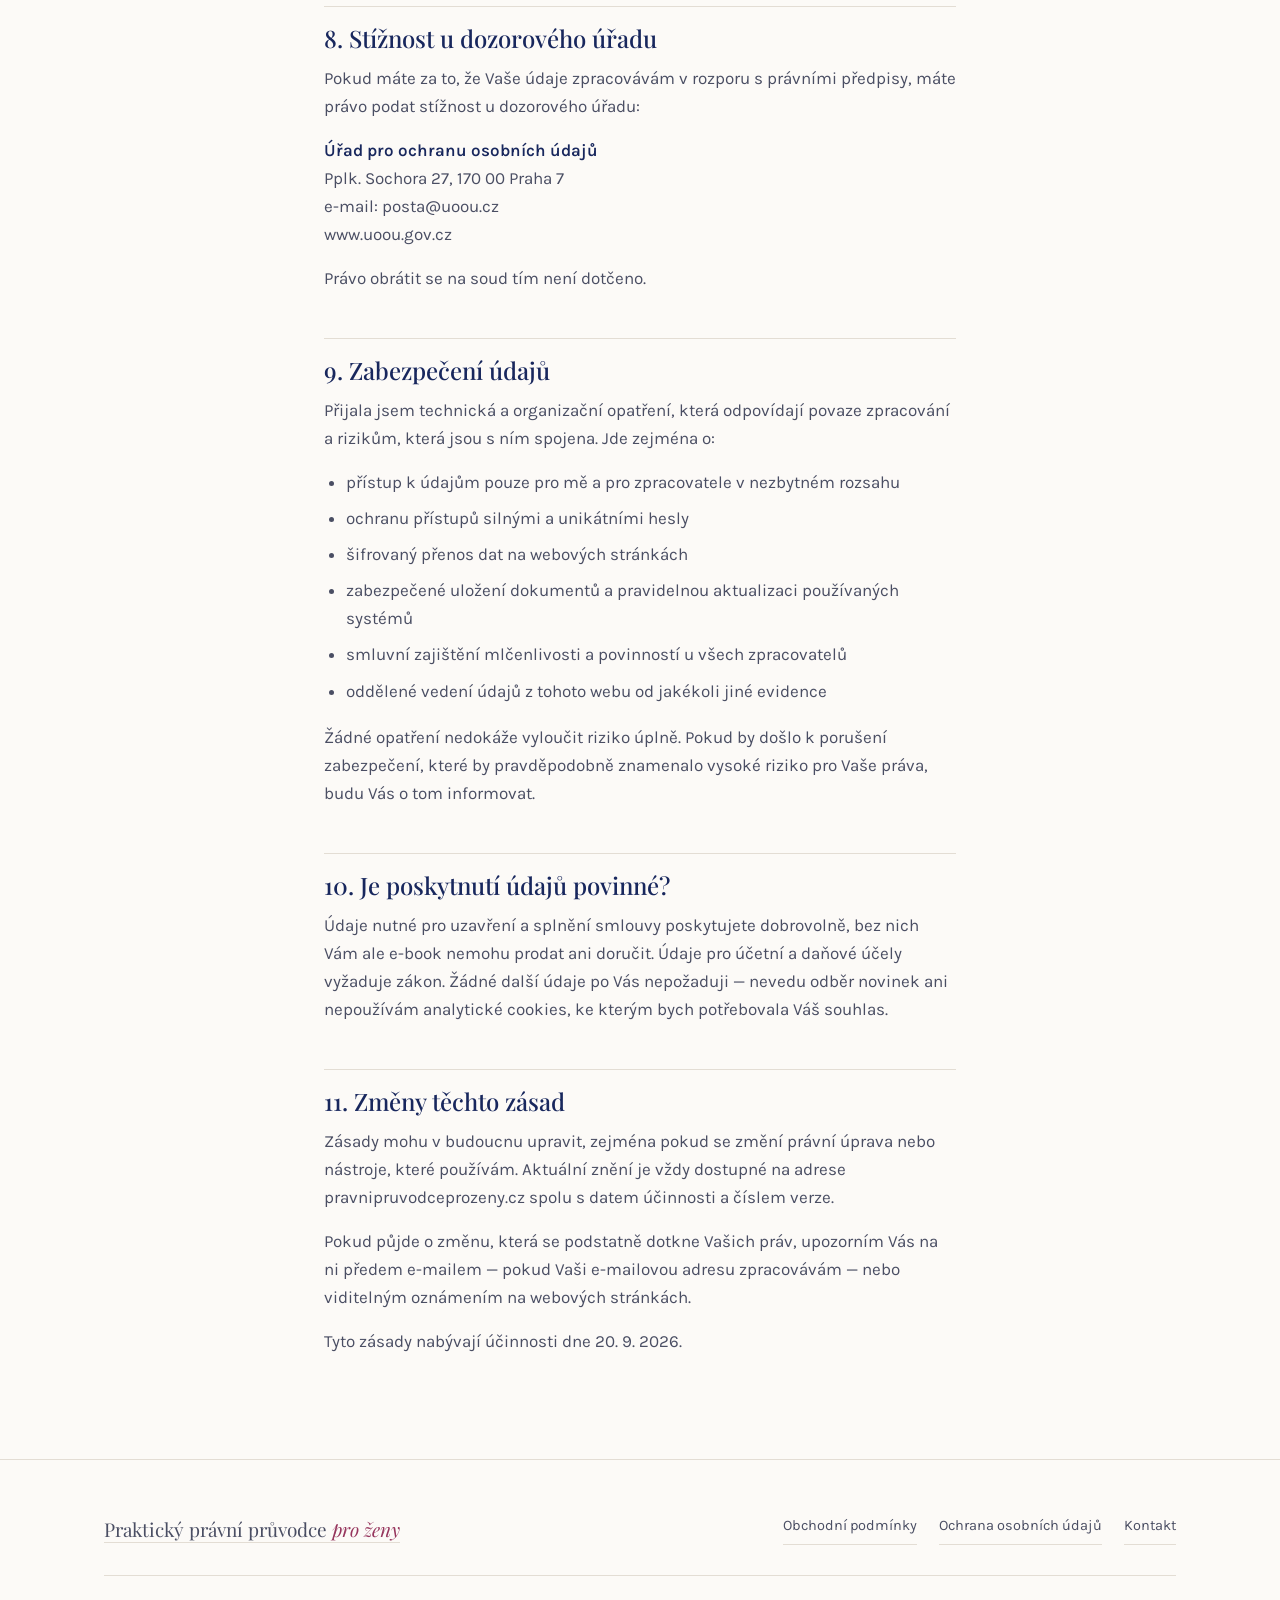
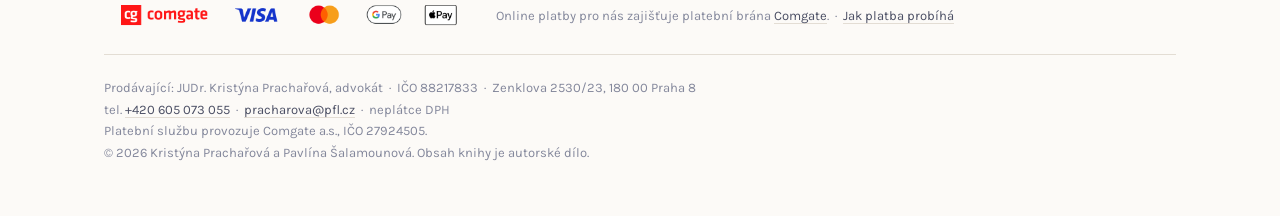
<file: ochrana-osobnich-udaju.html>
<!doctype html>
<html lang="cs">
<head>
<meta charset="utf-8">
<meta name="viewport" content="width=device-width, initial-scale=1">
<title>Ochrana osobních údajů — Praktický právní průvodce pro ženy</title>
<meta name="description" content="Jak nakládáme s osobními údaji zákazníků.">
<meta property="og:title" content="Ochrana osobních údajů — Praktický právní průvodce pro ženy">
<meta property="og:description" content="Jak nakládáme s osobními údaji zákazníků.">
<meta property="og:type" content="website">
<meta property="og:image" content="https://pravnipruvodceprozeny.cz/img/obalka.jpg">
<link rel="preconnect" href="https://fonts.googleapis.com">
<link rel="preconnect" href="https://fonts.gstatic.com" crossorigin>
<link rel="stylesheet" href="https://fonts.googleapis.com/css2?family=Playfair+Display:ital,wght@0,400;0,500;0,600;1,400;1,500&family=Karla:ital,wght@0,300;0,400;0,500;0,600;1,400&display=swap">
<link rel="stylesheet" href="css/styl.css">
<link rel="icon" href="/img/favicon.svg" type="image/svg+xml">
<link rel="alternate icon" href="/favicon.ico" sizes="32x32">
<link rel="apple-touch-icon" href="/img/apple-touch-icon.png">
<meta name="theme-color" content="#96355D">
</head>
<body>
<header class="nav">
  <div class="obal nav__vnitrek">
    <a class="znacka" href="index.html"><span class="znacka__dlouhy">Praktický právní průvodce</span><span class="znacka__kratky">Průvodce</span> <em>pro ženy</em></a>
    <nav class="nav__odkazy" id="hlavni-menu">
      <a href="index.html#pro-koho">Pro koho</a>
      <a href="index.html#obsah">Obsah knihy</a>
      <a href="index.html#autorky">Autorky</a>
      <a href="index.html#otazky">Otázky</a>
      <a href="kontakt.html">Kontakt</a>
    </nav>
    <button class="nav__burger" type="button" aria-expanded="false" aria-controls="hlavni-menu" aria-label="Otevřít menu">
      <span></span><span></span><span></span>
    </button>
    <a class="tlacitko tlacitko--maly" href="index.html#objednavka"><span class="znacka__dlouhy">Cena </span>990 Kč</a>
  </div>
</header>
<main class="stranka-text">
<div class="obal proza">
  <h1>Zásady zpracování a ochrany osobních údajů</h1>
  <p class="datum">Účinné od 20. 9. 2026 &nbsp;·&nbsp; verze 1.1</p>

<p>Pokud si na tomto webu koupíte e-book, napíšete mi nebo jej jen navštívíte, dostávám se k Vašim osobním údajům. Níže se dozvíte, jaké údaje to jsou, proč je zpracovávám, jak dlouho je uchovávám a jaká práva vůči mně máte.</p>
<h2 id="čeho-se-tyto-zásady-týkají">Čeho se tyto zásady týkají</h2>
<p>Tyto zásady se vztahují výhradně na webové stránky <strong>pravnipruvodceprozeny.cz</strong> a na prodej e-booku <em>Praktický právní průvodce pro ženy</em>. Na žádné jiné webové stránky se nevztahují.</p>
<h2 id="v-jaké-roli-tu-vystupuji">V jaké roli tu vystupuji</h2>
<p>Povoláním jsem advokátka. Na tomto webu ale nevystupuji jako advokátka poskytující právní služby — prodávám zde digitální produkt, tedy e-book.</p>
<p>Pro Vás to znamená dvě věci. Koupí e-booku se nestáváte mou klientkou a nevzniká mezi námi vztah advokátky a klientky. Nevztahuje se proto na Vaše údaje povinnost mlčenlivosti podle zákona o advokacii, ale běžná ochrana podle GDPR, kterou popisuji v tomto dokumentu. Není to menší ochrana, jen jiný právní režim.</p>
<p>Obě činnosti důsledně odděluji:</p>
<ul>
<li>údaje získané prostřednictvím tohoto webu nepředávám advokátní kanceláři, ve které působím, ani žádnému jinému poskytovateli právních služeb,</li>
<li>nespojuji je s údaji klientů advokátní kanceláře a nevedu je ve společné evidenci,</li>
<li>nevyužívám je k tomu, abych Vám nabízela právní služby.</li>
</ul>
<p>Zpracování se řídí nařízením Evropského parlamentu a Rady (EU) 2016/679 (dále jen „GDPR”) a zákonem č. 110/2019 Sb., o zpracování osobních údajů.</p>
<h2 id="kdo-je-správcem-vašich-údajů">1. Kdo je správcem Vašich údajů</h2>
<p>Správcem, tedy tím, kdo o zpracování Vašich údajů rozhoduje a odpovídá za ně, jsem:</p>
<div class="udaje">
<p><strong>JUDr. Kristýna Prachařová</strong><br />
IČO: 88217833<br />
se sídlem Zenklova 2530/23, Libeň, 180 00 Praha 8<br />
telefon: <a href="tel:+420605073055">+420 605 073 055</a><br />
e-mail: <a href="mailto:pracharova@pfl.cz">pracharova@pfl.cz</a></p>
</div>
<p>Provozovatelka webu pravnipruvodceprozeny.cz.</p>
<p>Pověřence pro ochranu osobních údajů jsem nejmenovala. Zákon mi to v tomto případě neukládá, protože nezpracovávám osobní údaje ve velkém rozsahu ani systematicky nemonitoruji subjekty údajů. Ve všech záležitostech ochrany osobních údajů se proto obracejte přímo na mě.</p>
<h2 id="jaké-údaje-zpracovávám-a-proč">2. Jaké údaje zpracovávám a proč</h2>
<p>Údaje zpracovávám vždy k určitému účelu. U každého účelu níže najdete, co konkrétně o Vás zpracovávám, na jakém právním základě, jak dlouho a komu se údaje mohou dostat.</p>
<h3 id="prodej-a-dodání-e-booku">2.1 Prodej a dodání e-booku</h3>
<p><strong>Jaké údaje:</strong> jméno a příjmení, e-mailová adresa, fakturační adresa, u podnikatelů IČO a DIČ, údaje o objednávce (číslo, datum, cena, způsob platby) a údaj o tom, že byl soubor doručen. O označení dodaného souboru Vašimi údaji píšu zvlášť v bodě 2.5.</p>
<p>Číslo Vaší platební karty ani jiné platební údaje se ke mně nedostanou. Zadáváte je přímo v zabezpečeném prostředí platební brány a já se dozvím pouze to, zda platba proběhla.</p>
<p><strong>Proč a na jakém základě:</strong> abych s Vámi mohla uzavřít smlouvu, doručit Vám e-book a vyřídit případnou reklamaci. Právním základem je plnění smlouvy podle čl. 6 odst. 1 písm. b) GDPR. Bez těchto údajů Vám e-book nemohu prodat ani dodat.</p>
<p><strong>Jak dlouho:</strong> po dobu trvání smlouvy a následně 4 roky od jejího splnění. Tato doba odpovídá obecné promlčecí lhůtě a rezervě na její případné stavění.</p>
<p><strong>Komu:</strong> poskytovateli platební brány, poskytovateli systému pro vyřízení objednávky, poskytovateli e-mailové schránky a poskytovateli hostingu webových stránek. Konkrétní seznam najdete v článku 3.</p>
<h3 id="účetní-a-daňové-povinnosti">2.2 Účetní a daňové povinnosti</h3>
<p><strong>Jaké údaje:</strong> fakturační údaje a údaje o uskutečněné transakci v rozsahu, který vyžadují účetní a daňové předpisy.</p>
<p><strong>Proč a na jakém základě:</strong> protože mi to ukládají daňové předpisy, zejména zákon o daních z příjmů a daňový řád. Právním základem je splnění právní povinnosti podle čl. 6 odst. 1 písm. c) GDPR. Tyto údaje nemohu vymazat na Vaši žádost dříve, než uplynou zákonné lhůty.</p>
<p><strong>Jak dlouho:</strong> 10 let od konce zdaňovacího období, ve kterém se plnění uskutečnilo. Tato doba odpovídá nejzazší lhůtě, ve které mi podle daňového řádu může být stanovena daň.</p>
<p><strong>Komu:</strong> daňovou evidenci vedu sama; v případě kontroly příslušnému správci daně.</p>
<h3 id="odpovědi-na-dotazy-a-komunikace">2.3 Odpovědi na dotazy a komunikace</h3>
<p><strong>Jaké údaje:</strong> jméno, e-mailová adresa a obsah Vaší zprávy. Na webu není kontaktní formulář — píšete mi přímo e-mailem.</p>
<p><strong>Proč a na jakém základě:</strong> abych mohla odpovědět a vyřídit, s čím se na mě obracíte. Právním základem je můj oprávněný zájem podle čl. 6 odst. 1 písm. f) GDPR, kterým je vyřízení Vašeho dotazu, případně plnění smlouvy, pokud se dotaz týká Vaší objednávky.</p>
<p><strong>Jak dlouho:</strong> 2 roky od ukončení komunikace.</p>
<h3 id="ochrana-mých-právních-nároků">2.4 Ochrana mých právních nároků</h3>
<p><strong>Jaké údaje:</strong> údaje o objednávce a o naší komunikaci.</p>
<p><strong>Proč a na jakém základě:</strong> abych se mohla bránit, pokud by vznikl spor, byla uplatněna reklamace nebo bych musela prokázat, že jsem postupovala v souladu s právem. Právním základem je můj oprávněný zájem podle čl. 6 odst. 1 písm. f) GDPR.</p>
<p><strong>Jak dlouho:</strong> 4 roky od splnění smlouvy; pokud spor vznikne, pak po dobu jeho trvání a 1 rok po jeho pravomocném skončení.</p>
<h3 id="označení-souboru-e-booku">2.5 Označení dodaného souboru</h3>
<p><strong>Jaké údaje:</strong> jméno a příjmení, e-mailová adresa, fakturační adresa, číslo objednávky a datum nákupu — ty se vloží na samostatnou stránku na konci e-booku. V zápatí jednotlivých stránek se uvádí Vaše e-mailová adresa. Soubor dále obsahuje skrytý odkaz na Vaši objednávku, vložený do neviditelných bodů na stránkách.</p>
<p><strong>Proč a na jakém základě:</strong> abych mohla dohledat zdroj, pokud by se e-book šířil bez mého souhlasu. Právním základem je můj oprávněný zájem podle čl. 6 odst. 1 písm. f) GDPR, kterým je ochrana autorského díla, ze kterého žiji. Zvažovala jsem, zda toto označení nepřiměřeně nezasahuje do Vašich práv, a došla jsem k závěru, že nikoli: jde o údaje, které mi sama sdělíte v objednávce, nikam se nepředávají a soubor je určen jen Vám. Proti tomuto zpracování můžete podat námitku podle článku 6.</p>
<p><strong>Jak dlouho:</strong> označení je trvalou součástí souboru, který obdržíte. Já sama si vedle záznamu o objednávce žádnou další evidenci označených souborů nevedu.</p>
<p><strong>Komu:</strong> označení provádí automaticky poskytovatel systému pro vyřízení objednávky uvedený v článku 3. Nikomu dalšímu se údaje nepředávají.</p>
<h3 id="cookies">2.6 Cookies</h3>
<p>Cookies jsou malé soubory, které se ukládají do Vašeho prohlížeče, když web navštívíte.</p>
<p>Tento web je statická stránka bez uživatelských účtů, bez nákupního košíku a bez kontaktního formuláře. <strong>Sám od sebe neukládá žádné cookies</strong> a nesleduje Vaše chování — nepoužívám analytické ani marketingové nástroje, nevyhodnocuji návštěvnost a nevyužívám reklamní nástroje sociálních sítí. Proto Vás na webu nevítá žádná cookie lišta.</p>
<p>Cookies se mohou uložit až ve chvíli, kdy vyplňujete <strong>objednávkový formulář</strong>. Ten pro mě provozuje společnost uvedená v článku 3 a používá výhradně <strong>technicky nezbytné cookies</strong>, bez kterých by objednávka a platba neproběhly. Ty ukládám na základě oprávněného zájmu podle čl. 6 odst. 1 písm. f) GDPR a nelze je odmítnout, aniž by přestala fungovat samotná objednávka. Souhlas s nimi zákon nevyžaduje.</p>
<p><strong>Jak dlouho:</strong> podle doby platnosti jednotlivých nezbytných cookies. Uložené cookies můžete kdykoli smazat v nastavení svého prohlížeče, případně si tam jejich ukládání zakázat — pak ale nemusí být možné objednávku dokončit.</p>
<h2 id="komu-vaše-údaje-předávám">3. Komu Vaše údaje předávám</h2>
<p>Web je jednoduchý a využívám k jeho provozu jen nezbytné dodavatele. Ti pro mě údaje zpracovávají a označují se jako zpracovatelé. Každý z nich má přístup pouze k údajům nezbytným pro svou činnost, je vázán mlčenlivostí a mám s ním uzavřenou smlouvu o zpracování osobních údajů podle čl. 28 GDPR.</p>
<p>Daňovou evidenci a přípravu daňového přiznání si vedu sama, pro tuto činnost tedy žádného zpracovatele nevyužívám.</p>
<p>Využívám tyto kategorie zpracovatelů:</p>
<ul>
<li><strong>poskytovatele platební brány</strong> — zpracování plateb za e-book. Konkrétně jde o společnost <strong>Comgate a.s.</strong>, IČO 279 24 505, se sídlem Gočárova třída 1754/48b, 500 02 Hradec Králové.</li>
<li><strong>poskytovatele systému pro vyřízení objednávky</strong> — přijetí objednávky, vystavení daňového dokladu a odeslání e-booku na Vaši e-mailovou adresu. Konkrétně jde o společnost <strong>FAPI Business s.r.o.</strong>, IČO 076 71 563, se sídlem F. A. Gerstnera 2151/6, 370 01 České Budějovice.</li>
<li><strong>poskytovatele e-mailové schránky</strong>, na kterou mi píšete a ze které Vám odpovídám. Schránka je vedena na doméně pfl.cz a provozována ve službě Microsoft 365 společnosti <strong>Microsoft Ireland Operations Limited</strong>, One Microsoft Place, South County Business Park, Leopardstown, Dublin 18, Irsko.</li>
<li><strong>hostingovou službu webových stránek</strong> — zpřístupnění webu v internetu. Konkrétně jde o službu GitHub Pages společnosti <strong>GitHub, Inc.</strong>, 88 Colin P. Kelly Jr. Street, San Francisco, CA 94107, USA. Web je statický; hostingová služba nezpracovává objednávky ani obsah e-mailů, v provozních protokolech se však mohou objevit IP adresy návštěvnic.</li>
</ul>
<p>Aktuální seznam konkrétních zpracovatelů Vám na vyžádání kdykoli sdělím. Napište si o něj na adresu uvedenou v článku 7.</p>
<p>U platební brány je třeba doplnit jednu věc. Comgate a.s. nezpracovává Vaše platební údaje pouze pro mě. Jako poskytovatel platebních služeb má vlastní zákonné povinnosti, zejména v oblasti opatření proti legalizaci výnosů z trestné činnosti, a v tomto rozsahu vystupuje jako samostatný správce. Podmínky zpracování údajů u této společnosti najdete na jejích webových stránkách.</p>
<p>Údaje dále předávám orgánům veřejné moci, pokud mi to ukládá zákon.</p>
<p>Vaše údaje neprodávám ani nepředávám třetím osobám pro jejich vlastní marketingové účely. Nepředávám je ani advokátní kanceláři, ve které působím.</p>
<h2 id="předávání-mimo-evropskou-unii">4. Předávání mimo Evropskou unii</h2>
<p>Údaje z objednávky, z fakturace ani z naší e-mailové komunikace nepředávám do zemí mimo Evropskou unii a Evropský hospodářský prostor. Zpracovatelé, kteří s těmito údaji pracují, sídlí a zpracovávají je na území Evropské unie.</p>
<p>Výjimkou je <strong>hosting statického obsahu webových stránek</strong>. Web je umístěn ve službě GitHub Pages společnosti GitHub, Inc., která má sídlo ve Spojených státech a údaje může zpracovávat i mimo Evropskou unii. Jde o technický provoz stránek: přenášejí se pouze soubory webu a v provozních protokolech se mohou objevit IP adresy návštěvnic. Žádné údaje z objednávek, dokladů ani z e-mailové komunikace tomuto poskytovateli nepředávám. Předání se opírá o rozhodnutí Evropské komise o odpovídající úrovni ochrany pro rámec EU–USA pro ochranu osobních údajů, případně o standardní smluvní klauzule.</p>
<h2 id="automatizované-rozhodování-a-profilování">5. Automatizované rozhodování a profilování</h2>
<p>Na základě Vašich údajů nedochází k automatizovanému rozhodování, které by pro Vás mělo právní účinky nebo se Vás obdobně významně dotýkalo, ani k profilování v tomto smyslu.</p>
<p>Nesleduji ani to, zda jste e-mail otevřela nebo zda jste v něm na něco kliknula, a obsah dalších sdělení podle toho nepřizpůsobuji.</p>
<h2 id="jaká-máte-práva">6. Jaká máte práva</h2>
<p>Ve vztahu ke zpracování Vašich osobních údajů máte tato práva:</p>
<p><strong>Právo na přístup.</strong> Můžete mě požádat o potvrzení, zda Vaše údaje zpracovávám, a pokud ano, o informace o tomto zpracování a o kopii zpracovávaných údajů. První kopii poskytuji bezplatně; za další mohu požadovat přiměřenou úhradu administrativních nákladů.</p>
<p><strong>Právo na opravu.</strong> Pokud jsou Vaše údaje nepřesné nebo neúplné, můžete žádat jejich opravu nebo doplnění.</p>
<p><strong>Právo na výmaz.</strong> Můžete žádat výmaz údajů, zejména pokud už nejsou potřebné pro účel, pro který byly získány, pokud odvoláte souhlas a neexistuje jiný právní základ, nebo pokud jsou zpracovávány protiprávně. Výmaz nemohu provést tam, kde mi uchování ukládá zákon nebo kde údaje potřebuji pro určení, výkon či obhajobu právních nároků.</p>
<p><strong>Právo na omezení zpracování.</strong> Můžete žádat, abych s údaji dočasně přestala nakládat — například po dobu, kdy ověřuji jejich přesnost nebo posuzuji Vaši námitku.</p>
<p><strong>Právo na přenositelnost.</strong> U údajů, které zpracovávám na základě souhlasu nebo smlouvy a automatizovaně, máte právo získat je ve strukturovaném, běžně používaném a strojově čitelném formátu a předat je jinému správci.</p>
<p><strong>Právo vznést námitku.</strong> Proti zpracování založenému na oprávněném zájmu můžete vznést námitku. Pokud se týká přímého marketingu, přestanu Vám obchodní sdělení posílat bez dalšího. V ostatních případech posoudím, zda mé důvody převažují nad Vašimi zájmy, a o výsledku Vás vyrozumím.</p>
<p><strong>Právo odvolat souhlas.</strong> Tam, kde zpracovávám na základě souhlasu, jej můžete kdykoli odvolat. Odvoláním není dotčena zákonnost zpracování před odvoláním. Po odvolání údaje přestanu pro daný účel zpracovávat, mohu je však dále uchovávat, pokud k tomu mám jiný právní důvod — typicky zákonnou povinnost nebo ochranu právních nároků.</p>
<p><strong>Právo podat stížnost.</strong> Můžete se obrátit přímo na mě, nebo podat stížnost u dozorového úřadu.</p>
<h2 id="jak-práva-uplatnit">7. Jak práva uplatnit</h2>
<p>Napište mi na <strong><a href="mailto:pracharova@pfl.cz">pracharova@pfl.cz</a></strong>. Uveďte, čeho se Vaše žádost týká, a údaje, podle kterých Vás mohu v evidenci najít — zpravidla postačí e-mailová adresa, kterou jste u mě použila.</p>
<p>Pokud budu mít důvodné pochybnosti o Vaší totožnosti, mohu Vás požádat o doplňující informace. Činím to proto, abych Vaše údaje nesdělila někomu jinému.</p>
<p>Žádost vyřídím bez zbytečného odkladu, nejpozději do jednoho měsíce od jejího doručení. Je-li žádost složitá nebo jich obdržím více, mohu tuto lhůtu prodloužit o další dva měsíce; o prodloužení a jeho důvodech Vás vyrozumím do jednoho měsíce.</p>
<p>Vyřízení je bezplatné. Pokud by byla žádost zjevně nedůvodná nebo nepřiměřená, zejména opakovaná, mohu požadovat přiměřenou úhradu nákladů nebo žádost odmítnout.</p>
<h2 id="stížnost-u-dozorového-úřadu">8. Stížnost u dozorového úřadu</h2>
<p>Pokud máte za to, že Vaše údaje zpracovávám v rozporu s právními předpisy, máte právo podat stížnost u dozorového úřadu:</p>
<p><strong>Úřad pro ochranu osobních údajů</strong><br />
Pplk. Sochora 27, 170 00 Praha 7<br />
e-mail: posta@uoou.cz<br />
www.uoou.gov.cz</p>
<p>Právo obrátit se na soud tím není dotčeno.</p>
<h2 id="zabezpečení-údajů">9. Zabezpečení údajů</h2>
<p>Přijala jsem technická a organizační opatření, která odpovídají povaze zpracování a rizikům, která jsou s ním spojena. Jde zejména o:</p>
<ul>
<li>přístup k údajům pouze pro mě a pro zpracovatele v nezbytném rozsahu</li>
<li>ochranu přístupů silnými a unikátními hesly</li>
<li>šifrovaný přenos dat na webových stránkách</li>
<li>zabezpečené uložení dokumentů a pravidelnou aktualizaci používaných systémů</li>
<li>smluvní zajištění mlčenlivosti a povinností u všech zpracovatelů</li>
<li>oddělené vedení údajů z tohoto webu od jakékoli jiné evidence</li>
</ul>
<p>Žádné opatření nedokáže vyloučit riziko úplně. Pokud by došlo k porušení zabezpečení, které by pravděpodobně znamenalo vysoké riziko pro Vaše práva, budu Vás o tom informovat.</p>
<h2 id="je-poskytnutí-údajů-povinné">10. Je poskytnutí údajů povinné?</h2>
<p>Údaje nutné pro uzavření a splnění smlouvy poskytujete dobrovolně, bez nich Vám ale e-book nemohu prodat ani doručit. Údaje pro účetní a daňové účely vyžaduje zákon. Žádné další údaje po Vás nepožaduji — nevedu odběr novinek ani nepoužívám analytické cookies, ke kterým bych potřebovala Váš souhlas.</p>
<h2 id="změny-těchto-zásad">11. Změny těchto zásad</h2>
<p>Zásady mohu v budoucnu upravit, zejména pokud se změní právní úprava nebo nástroje, které používám. Aktuální znění je vždy dostupné na adrese pravnipruvodceprozeny.cz spolu s datem účinnosti a číslem verze.</p>
<p>Pokud půjde o změnu, která se podstatně dotkne Vašich práv, upozorním Vás na ni předem e-mailem — pokud Vaši e-mailovou adresu zpracovávám — nebo viditelným oznámením na webových stránkách.</p>
<p>Tyto zásady nabývají účinnosti dne 20. 9. 2026.</p>
</div>

</main>
<script>
(function(){
  var burger = document.querySelector('.nav__burger');
  var menu = document.getElementById('hlavni-menu');
  if(burger && menu){
    var prepnout = function(otevrit){
      menu.classList.toggle('je-otevrene', otevrit);
      burger.classList.toggle('je-otevrene', otevrit);
      burger.setAttribute('aria-expanded', otevrit ? 'true' : 'false');
      burger.setAttribute('aria-label', otevrit ? 'Zavřít menu' : 'Otevřít menu');
    };
    burger.addEventListener('click', function(){
      prepnout(!menu.classList.contains('je-otevrene'));
    });
    menu.addEventListener('click', function(e){
      if(e.target.tagName === 'A'){ prepnout(false); }
    });
    document.addEventListener('keydown', function(e){
      if(e.key === 'Escape'){ prepnout(false); }
    });
  }
})();

(function(){
  var prvky = document.querySelectorAll('.sekce, .fakta, .objednavka');
  if(!('IntersectionObserver' in window)){ return; }
  prvky.forEach(function(p){ p.classList.add('odhal'); });
  var io = new IntersectionObserver(function(zaznamy){
    zaznamy.forEach(function(z){
      if(z.isIntersecting){ z.target.classList.add('videt'); io.unobserve(z.target); }
    });
  }, { rootMargin: '0px 0px -8% 0px', threshold: .06 });
  prvky.forEach(function(p){ io.observe(p); });
})();
</script>
<footer class="paticka">
  <div class="obal">
    <div class="paticka__mrizka">
      <div>
        <a class="znacka" href="index.html">Praktický právní průvodce <em>pro ženy</em></a>
      </div>
      <nav class="paticka__odkazy">
        <a href="obchodni-podminky.html">Obchodní podmínky</a>
        <a href="ochrana-osobnich-udaju.html">Ochrana osobních údajů</a>
        <a href="kontakt.html">Kontakt</a>
      </nav>
    </div>
    <div class="paticka__platby">
      <img src="img/platebni-metody.png" alt="Přijímáme platební karty Visa a Mastercard, Apple Pay, Google Pay a bankovní převody" width="560" height="42" loading="lazy">
      <p>
        Online platby pro nás zajišťuje platební brána
        <a href="https://www.comgate.eu" target="_blank" rel="noopener">Comgate</a>.
        &nbsp;·&nbsp; <a href="kontakt.html#platba">Jak platba probíhá</a>
      </p>
    </div>
    <p class="paticka__copy">
      Prodávající: JUDr. Kristýna Prachařová, advokát &nbsp;·&nbsp; IČO 88217833
      &nbsp;·&nbsp; Zenklova 2530/23, 180 00 Praha 8<br>
      tel. <a href="tel:+420605073055">+420 605 073 055</a> &nbsp;·&nbsp; <a href="mailto:pracharova@pfl.cz">pracharova@pfl.cz</a> &nbsp;·&nbsp; neplátce DPH<br>
      Platební službu provozuje Comgate a.s., IČO 27924505.<br>
      © 2026 Kristýna Prachařová a Pavlína Šalamounová. Obsah knihy je autorské dílo.
    </p>
  </div>
</footer>
</body>
</html>
</file>
<file: css/styl.css>
/* ---------- Tokenový systém ---------------------------------------------
   Barvy: krém z knihy, tmavě modrá + zlatá z pfl.cz, vínová z obálky ebooku.
   Web je záměrně "světlý, tištěný" – jeden vizuální svět, žádný dark mode.  */
:root{
  color-scheme: light;
  --papir:      #FCFAF7;   /* krém – shodný s vnitřkem ebooku */
  --papir-tmavy:#F4EFE9;
  --inkoust:    #18275D;   /* tmavě modrá z pfl.cz */
  --inkoust-hl: #0E1838;   /* hluboká modrá pro tmavý pruh */
  --vino:       #96355D;   /* vínová z obálky ebooku */
  --vino-svetla:#F3E7EC;
  --zlata:      #E1CA8A;   /* zlatá z pfl.cz – jen linky a detaily */
  --zlata-tmava:#A5843A;   /* čitelná zlatá pro text */
  --text:       #4A4E63;   /* šedá s modrým nádechem */
  --text-slaby: #83879B;
  --linka:      #E3DDD4;

  --sirka: 1120px;
  --radius: 2px;

  --f-display: "Playfair Display", "Iowan Old Style", Georgia, serif;
  --f-text: "Karla", -apple-system, "Segoe UI", Helvetica, Arial, sans-serif;
}

*, *::before, *::after{ box-sizing: border-box; }

body{
  margin:0;
  background: var(--papir);
  color: var(--text);
  font-family: var(--f-text);
  font-size: 17px;
  font-weight: 400;
  line-height: 1.65;
  -webkit-font-smoothing: antialiased;
}

img{ max-width:100%; height:auto; display:block; }
a{ color: var(--inkoust); }

h1,h2,h3{
  font-family: var(--f-display);
  color: var(--inkoust);
  font-weight: 500;
  line-height: 1.12;
  text-wrap: balance;
  margin: 0;
}

.obal{ width:100%; max-width: var(--sirka); margin-inline:auto; padding-inline: 24px; }

/* Vlasová linka + prostrkaný verzálkový popisek – převzato ze sazby knihy */
.zahlavi{
  font-size: 11px;
  font-weight: 600;
  letter-spacing: .22em;
  text-transform: uppercase;
  color: var(--vino);
  margin: 0 0 28px;
}
.zahlavi--svetle{ color: var(--zlata); }

/* ---------- Navigace ---------------------------------------------------- */
.nav{
  position: sticky; top:0; z-index:50;
  background: rgba(252,250,247,.94);
  backdrop-filter: saturate(140%) blur(8px);
  border-bottom: 1px solid var(--linka);
}
.nav__vnitrek{ display:flex; align-items:center; gap:32px; height:66px; }
.znacka{
  font-family: var(--f-display);
  font-size: 19px; color: var(--inkoust);
  text-decoration:none; white-space:nowrap;
}
.znacka em{ font-style: italic; color: var(--vino); }
.znacka__kratky{ display:none; }
.nav__odkazy{ display:flex; gap:28px; margin-left:auto; }
.nav__odkazy a{
  font-size: 13.5px; letter-spacing:.02em; color: var(--text);
  text-decoration:none; padding: 6px 0; border-bottom:1px solid transparent;
}
.nav__odkazy a:hover{ color: var(--inkoust); border-bottom-color: var(--zlata); }

.tlacitko{
  display:inline-flex; align-items:center; justify-content:center; gap:10px;
  font-family: var(--f-text); font-size:15px; font-weight:600; letter-spacing:.01em;
  padding: 13px 26px; border-radius: var(--radius);
  background: var(--vino); color:#fff; text-decoration:none;
  border:1px solid var(--vino); cursor:pointer; white-space:nowrap;
  transition: background .18s ease, transform .18s ease;
}
.tlacitko:hover{ background:#7d2b4d; transform: translateY(-1px); }
.tlacitko--maly{ padding: 9px 18px; font-size:13.5px; }
.tlacitko--obrys{
  background: transparent; color: var(--inkoust); border-color: var(--inkoust);
}
.tlacitko--obrys:hover{ background: var(--inkoust); color:#fff; }
.tlacitko--zlaty{
  background: var(--zlata); color: var(--inkoust-hl); border-color: var(--zlata);
}
.tlacitko--zlaty:hover{ background:#eed9a6; }
a:focus-visible, button:focus-visible, summary:focus-visible{
  outline: 2px solid var(--vino); outline-offset: 3px;
}

/* ---------- Hero -------------------------------------------------------- */
.hero{ padding: 84px 0 72px; }
.hero__mrizka{
  display:grid; grid-template-columns: 1.05fr .95fr; gap: 72px; align-items:center;
}
.hero h1{
  font-size: clamp(40px, 5.6vw, 68px);
  letter-spacing: -.01em;
  margin-bottom: 26px;
}
.hero h1 em{ font-style: italic; color: var(--vino); }
.hero__perex{
  font-size: 19px; line-height:1.6; max-width: 46ch; margin: 0 0 32px;
}
.hero__akce{ display:flex; flex-wrap:wrap; gap:14px; align-items:center; }
.hero__detail{
  margin-top: 26px; padding-top: 18px; border-top:1px solid var(--linka);
  font-size: 13.5px; color: var(--text-slaby); letter-spacing:.02em;
}
.hero__detail b{ color: var(--inkoust); font-weight:600; }

.obalka{ position:relative; width:100%; max-width: 400px; margin: 0 0 0 auto; }
.obalka::before{
  content:""; position:absolute; inset: 26px -26px -26px 26px;
  background: var(--vino-svetla); border-radius: var(--radius);
}
.obalka img{
  position:relative; width:100%; border-radius: var(--radius);
  box-shadow: 0 24px 60px rgba(24,39,93,.18), 0 2px 6px rgba(24,39,93,.08);
}
.obalka__popis{
  position:relative; margin-top: 34px; font-size:12px; letter-spacing:.18em;
  text-transform:uppercase; color: var(--text-slaby); text-align:center;
}

/* ---------- Pruh s fakty ------------------------------------------------ */
.fakta{ border-block:1px solid var(--linka); background: var(--papir-tmavy); }
.fakta__mrizka{
  display:grid; grid-template-columns: repeat(4, 1fr);
}
.fakt{ padding: 30px 0; text-align:center; border-left:1px solid var(--linka); }
.fakt:first-child{ border-left:0; }
.fakt b{
  display:block; font-family: var(--f-display); font-size: 30px;
  color: var(--inkoust); font-weight:500; font-variant-numeric: tabular-nums;
}
.fakt span{ font-size:12.5px; letter-spacing:.14em; text-transform:uppercase; color: var(--text-slaby); }

/* ---------- Obecná sekce ------------------------------------------------ */
.sekce{ padding: 88px 0; }
.sekce--linka{ border-top:1px solid var(--linka); }
.sekce h2{ font-size: clamp(30px, 3.6vw, 42px); margin-bottom: 20px; }
.sekce__uvod{ max-width: 62ch; font-size: 18px; }

/* Situace */
.situace{ display:grid; grid-template-columns: repeat(3,1fr); gap: 40px; margin-top: 56px; }
.situace__polozka{ border-top: 2px solid var(--zlata); padding-top: 22px; }
.situace__polozka h3{ font-size: 21px; margin-bottom: 10px; }
.situace__polozka p{ margin:0; font-size: 16px; }
/* zbyde-li v posledním řádku jediná položka, roztáhne se na celou šířku */
.situace__polozka:last-child:nth-child(3n+1){ grid-column: 1 / -1; }
.situace__polozka:last-child:nth-child(3n+1) p{ max-width: 62ch; }

/* ---------- Obsah knihy – hlavní typografický motiv ---------------------- */
.obsah{ background: var(--papir-tmavy); border-block:1px solid var(--linka); }
.obsah__matter{
  font-size: 12px; letter-spacing:.16em; text-transform:uppercase;
  color: var(--text-slaby); margin: 0 0 4px;
}
.kapitoly{ margin: 40px 0 0; padding:0; list-style:none; border-top:1px solid var(--linka); }
.kapitola{
  display:grid; grid-template-columns: 56px 1fr auto; align-items: baseline; gap: 12px;
  padding: 26px 8px; border-bottom:1px solid var(--linka);
  transition: background .18s ease;
}
.kapitola:hover{ background: rgba(150,53,93,.045); }
.kapitola__cislo{
  font-family: var(--f-display); font-size: 22px; color: var(--vino);
  font-variant-numeric: tabular-nums;
}
.kapitola__nazev{ font-family: var(--f-display); font-size: clamp(20px, 2.4vw, 27px); color: var(--inkoust); }
.kapitola__motto{ font-family: var(--f-display); font-style: italic; font-size: 17px; color: var(--text-slaby); text-align:right; }

/* ---------- Co kniha umí ------------------------------------------------ */
.body{ display:grid; grid-template-columns: repeat(2, 1fr); gap: 34px 56px; margin-top: 48px; }
.bod{ display:grid; grid-template-columns: 26px 1fr; gap: 16px; }
.bod svg{ width: 20px; height:20px; margin-top:4px; color: var(--vino); flex:none; }
.bod h3{ font-size: 19px; margin-bottom: 6px; }
.bod p{ margin:0; font-size:16px; }

/* ---------- Autorky ----------------------------------------------------- */
.autorky{ display:grid; grid-template-columns: repeat(2,1fr); gap: 56px; margin-top: 52px; }
.autorka__portret{
  position:relative; aspect-ratio: 4/5; background: var(--vino-svetla);
  border-radius: var(--radius);
  display:flex; align-items:center; justify-content:center; overflow:hidden;
  border:1px solid var(--linka);
}
.autorka__portret img{
  position:absolute; inset:0; width:100%; height:100%; object-fit: cover;
}
.autorka h3{ font-size: 24px; margin: 0; }
.autorka__role{
  font-size:12px; letter-spacing:.16em; text-transform:uppercase;
  color: var(--zlata-tmava); margin: 0 0 14px;
}
.autorka p{
  margin:0; font-size:16px;
  text-align: justify;
  hyphens: auto;          /* dělení slov, aby v bloku nezůstávaly řídké řádky */
  -webkit-hyphens: auto;
}
.autorka__role{ text-align: left; hyphens: manual; }
.autorka p + p{ margin-top: 12px; }
.autorka__role + p{ margin-top: 0; }

/* ---------- Objednávka – tmavý pruh ------------------------------------- */
.objednavka{ background: var(--inkoust-hl); color: #D9DCE8; padding: 88px 0; }
.objednavka h2{ color: #fff; font-size: clamp(30px,3.4vw,40px); margin-bottom: 18px; }
.objednavka__mrizka{ display:block; }
.objednavka__text{ max-width: none; margin-bottom: 44px; }
.objednavka__text .cena{ margin-bottom: 0; }
/* max-width: none je důležité — 44ch by omezovalo i odstavce uvnitř
   vloženého formuláře FAPI a souhlasy by se lámaly do poloviny šířky */
.objednavka p{ font-size:17px; max-width: none; }

.cena{
  display:flex; align-items:baseline; gap: 14px; margin: 30px 0 8px;
  font-family: var(--f-display); color:#fff;
}
.cena b{ font-size: 46px; font-weight:500; font-variant-numeric: tabular-nums; }
.cena span{ font-family: var(--f-text); font-size:13px; letter-spacing:.14em; text-transform:uppercase; color: var(--zlata); }
.formular{
  background: #fff; border-radius: var(--radius); padding: 38px 34px;
  border-top: 3px solid var(--zlata);
  /* šířku drží .obal, formulář FAPI vyplní kartu celou */
}
.formular__misto{
  border: 1px dashed #C9CEDF; border-radius: var(--radius);
  padding: 40px 24px; text-align:center; color: var(--text-slaby); font-size:14.5px;
}
.formular__misto strong{ display:block; color: var(--inkoust); font-size:16px; margin-bottom:8px; font-weight:600; }
.formular__pod{ margin: 18px 0 0; font-size:12.5px; color: var(--text-slaby); text-align:center; }
.formular__zkouska{
  margin: 0 0 18px; padding: 12px 14px; font-size: 13.5px; line-height:1.5;
  background: #FBF3E6; border-left: 3px solid var(--zlata-tmava); color: #6b5a33;
}
.formular__fapi{ margin: 0 -10px; }
.formular__fapi iframe, .formular__fapi img{ max-width:100%; }

/* ---------- Otázky ------------------------------------------------------ */
.otazky{ margin-top: 44px; border-top:1px solid var(--linka); }
details{ border-bottom:1px solid var(--linka); }
summary{
  list-style:none; cursor:pointer; padding: 22px 40px 22px 0; position:relative;
  font-family: var(--f-display); font-size: 20px; color: var(--inkoust);
}
summary::-webkit-details-marker{ display:none; }
summary::after{
  content:"+"; position:absolute; right: 6px; top: 50%; transform: translateY(-50%);
  font-family: var(--f-text); font-size: 22px; color: var(--vino); line-height:1;
}
details[open] summary::after{ content:"–"; }
details p{ margin: 0 0 24px; max-width: 68ch; font-size: 16.5px; }

/* ---------- Patička ----------------------------------------------------- */
.paticka{ border-top:1px solid var(--linka); padding: 54px 0 40px; font-size: 14.5px; }
.paticka__mrizka{ display:flex; flex-wrap:wrap; gap: 40px; justify-content: space-between; }
.paticka a{ color: var(--text); text-decoration:none; border-bottom:1px solid var(--linka); }
.paticka a:hover{ color: var(--inkoust); border-bottom-color: var(--zlata); }
.paticka__odkazy{ display:flex; flex-wrap:wrap; gap: 22px; }
.paticka__platby{
  margin-top: 30px; padding-top: 22px; border-top:1px solid var(--linka);
  display:flex; align-items:center; gap: 18px; flex-wrap:wrap;
}
.paticka__platby img{ height:34px; width:auto; }
.paticka__platby p{ margin:0; font-size:13px; color: var(--text-slaby); }
.paticka__copy{ margin-top: 22px; padding-top: 22px; border-top:1px solid var(--linka); color: var(--text-slaby); font-size:13px; }

/* ---------- Odhalení při scrollu ---------------------------------------- */
.odhal{ opacity:0; transform: translateY(14px); transition: opacity .6s ease, transform .6s ease; }
.odhal.videt{ opacity:1; transform:none; }
@media (prefers-reduced-motion: reduce){
  .odhal{ opacity:1; transform:none; transition:none; }
  .tlacitko:hover{ transform:none; }
}

/* ---------- Responzivita ------------------------------------------------ */
@media (max-width: 900px){
  .hero__mrizka{ grid-template-columns: 1fr; gap: 48px; }
  .obalka{ max-width: 340px; margin-inline:auto; }
  .obalka::before{ inset: 20px -18px -18px 18px; }
  .situace, .body, .autorky{ grid-template-columns: 1fr; gap: 34px; }
  .fakta__mrizka{ grid-template-columns: repeat(2,1fr); }
  .fakt:nth-child(3){ border-left:0; }
  .fakt{ border-top:1px solid var(--linka); }
  .fakt:nth-child(-n+2){ border-top:0; }
  .nav__odkazy{ display:none; }
  .nav__vnitrek{ gap:16px; }
  .znacka{ font-size: 16px; }
  .znacka__dlouhy{ display:none; }
  .znacka__kratky{ display:inline; }
  .kapitola{ grid-template-columns: 40px 1fr; }
  .kapitola__motto{ grid-column: 2; text-align:left; }
  .objednavka__text{ margin-bottom: 30px; }
  .sekce, .hero, .objednavka{ padding: 60px 0; }
}

/* ---------- Textové podstránky (podmínky, GDPR, kontakt) ---------------- */
.stranka-text{ padding: 64px 0 88px; }
.proza{ max-width: 68ch; }
.proza h1{ font-size: clamp(32px, 4.2vw, 48px); margin-bottom: 14px; }
.proza .datum{
  font-size:12px; letter-spacing:.16em; text-transform:uppercase;
  color: var(--text-slaby); margin: 0 0 44px;
}
.proza h2{
  font-size: 24px; margin: 46px 0 12px;
  padding-top: 18px; border-top: 1px solid var(--linka);
}
.proza h3{ font-size: 19px; margin: 28px 0 8px; }
.proza p{ margin: 0 0 16px; }
.proza ul, .proza ol{ margin: 0 0 18px; padding-left: 22px; }
.proza li{ margin-bottom: 8px; }
.proza a{ color: var(--vino); }
.proza table{ border-collapse: collapse; width:100%; margin: 0 0 20px; font-size:16px; }
.proza td{ padding: 9px 14px 9px 0; border-bottom:1px solid var(--linka); vertical-align: top; }
.proza td:first-child{ width: 42%; color: var(--text-slaby); }
.proza strong{ color: var(--inkoust); font-weight:600; }

.udaje{
  background: var(--papir-tmavy); border-left: 3px solid var(--zlata);
  padding: 24px 28px; margin: 0 0 32px; border-radius: var(--radius);
}
.udaje p{ margin:0 0 6px; }
.udaje p:last-child{ margin:0; }

/* Dočasná poznámka pro autorku – před spuštěním webu celý blok smazat */
.navrh{
  background: var(--vino-svetla); border: 1px dashed var(--vino);
  padding: 18px 22px; border-radius: var(--radius); margin: 0 0 36px;
  font-size: 15px; color: var(--vino);
}
.navrh strong{ color: var(--vino); }

.kontakt-mrizka{ display:grid; grid-template-columns: 1fr 1fr; gap: 48px; align-items:start; }
@media (max-width: 900px){ .kontakt-mrizka{ grid-template-columns:1fr; gap:32px; } }

/* Tlačítko uvnitř textového bloku – ať ho nepřebije obecné .proza a */
.proza a.tlacitko{ color:#fff; text-decoration:none; }
.proza a.tlacitko--obrys{ color: var(--inkoust); }
.proza a.tlacitko--obrys:hover{ color:#fff; }

/* ---------- Tvrzení: proč knize věřit ----------------------------------- */
.tvrzeni{ background: var(--vino-svetla); border-block:1px solid #E7D5DC; }
.tvrzeni__mrizka{ display:grid; grid-template-columns: 1.15fr .85fr; gap: 64px; align-items:start; }
.tvrzeni h2{
  font-size: clamp(28px, 3.4vw, 40px); color: var(--vino);
  margin-bottom: 20px;
}
.tvrzeni__lead{ font-size: 18px; max-width: 44ch; margin:0; color: #5C4A52; }
.tvrzeni__seznam{ list-style:none; margin:0; padding:0; }
.tvrzeni__seznam li{
  padding: 18px 0 18px 26px; border-top:1px solid #E7D5DC; position:relative;
  font-size: 16.5px; color:#5C4A52;
}
.tvrzeni__seznam li:first-child{ border-top:0; }
.tvrzeni__seznam li::before{
  content:""; position:absolute; left:0; top: 27px;
  width: 12px; height:1px; background: var(--vino);
}
@media (max-width: 900px){ .tvrzeni__mrizka{ grid-template-columns:1fr; gap:28px; } }

/* Zvýraznění objednávkové karty */
.formular{ box-shadow: 0 24px 60px rgba(0,0,0,.35); border-top-width: 4px; }
.formular__nadpis{
  margin: 0 0 18px; padding-bottom: 14px; border-bottom:1px solid var(--linka);
  font-size: 12px; letter-spacing:.18em; text-transform:uppercase;
  color: var(--zlata-tmava); font-weight:600;
}

/* Tichý odkaz pod častými dotazy */
.otazky__pod{ margin: 26px 0 0; font-size: 15.5px; color: var(--text-slaby); }
.otazky__pod a{ color: var(--vino); }

/* ---------- Mobilní menu ------------------------------------------------ */
.nav__burger{
  display:none; flex-direction:column; justify-content:center; gap:5px;
  width: 42px; height: 42px; padding: 0 10px;
  background:transparent; border:1px solid var(--linka); border-radius: var(--radius);
  cursor:pointer;
}
.nav__burger span{
  display:block; height:1.5px; width:100%; background: var(--inkoust);
  transition: transform .22s ease, opacity .18s ease;
}
.nav__burger.je-otevrene span:nth-child(1){ transform: translateY(6.5px) rotate(45deg); }
.nav__burger.je-otevrene span:nth-child(2){ opacity:0; }
.nav__burger.je-otevrene span:nth-child(3){ transform: translateY(-6.5px) rotate(-45deg); }

@media (max-width: 900px){
  .nav__burger{ display:flex; margin-left:auto; }
  .nav__odkazy{
    display:none; position:absolute; top:100%; left:0; right:0;
    flex-direction:column; gap:0;
    margin:0; padding: 4px 24px 16px;
    background: var(--papir); border-bottom:1px solid var(--linka);
    box-shadow: 0 18px 40px rgba(24,39,93,.10);
  }
  .nav__odkazy.je-otevrene{ display:flex; }
  .nav__odkazy a{
    padding: 15px 0; font-size: 16.5px;
    border-bottom:1px solid var(--linka); border-top:0;
  }
  .nav__odkazy a:last-child{ border-bottom:0; }
  .nav__odkazy a:hover{ border-bottom-color: var(--linka); }
}
@media (prefers-reduced-motion: reduce){ .nav__burger span{ transition:none; } }



/* Jméno autorky + drobný odkaz na Instagram vpravo */
.autorka__radek{
  display:flex; align-items:center; justify-content:space-between;
  gap: 16px; margin: 22px 0 4px;
}
.autorka__odkaz{
  display:inline-block; line-height:0; flex:none;
  color: var(--text-slaby); transition: color .18s ease;
}
.autorka__odkaz:hover{ color: var(--vino); }
.autorka__odkaz svg{ width: 22px; height: 22px; display:block; }
</file>
